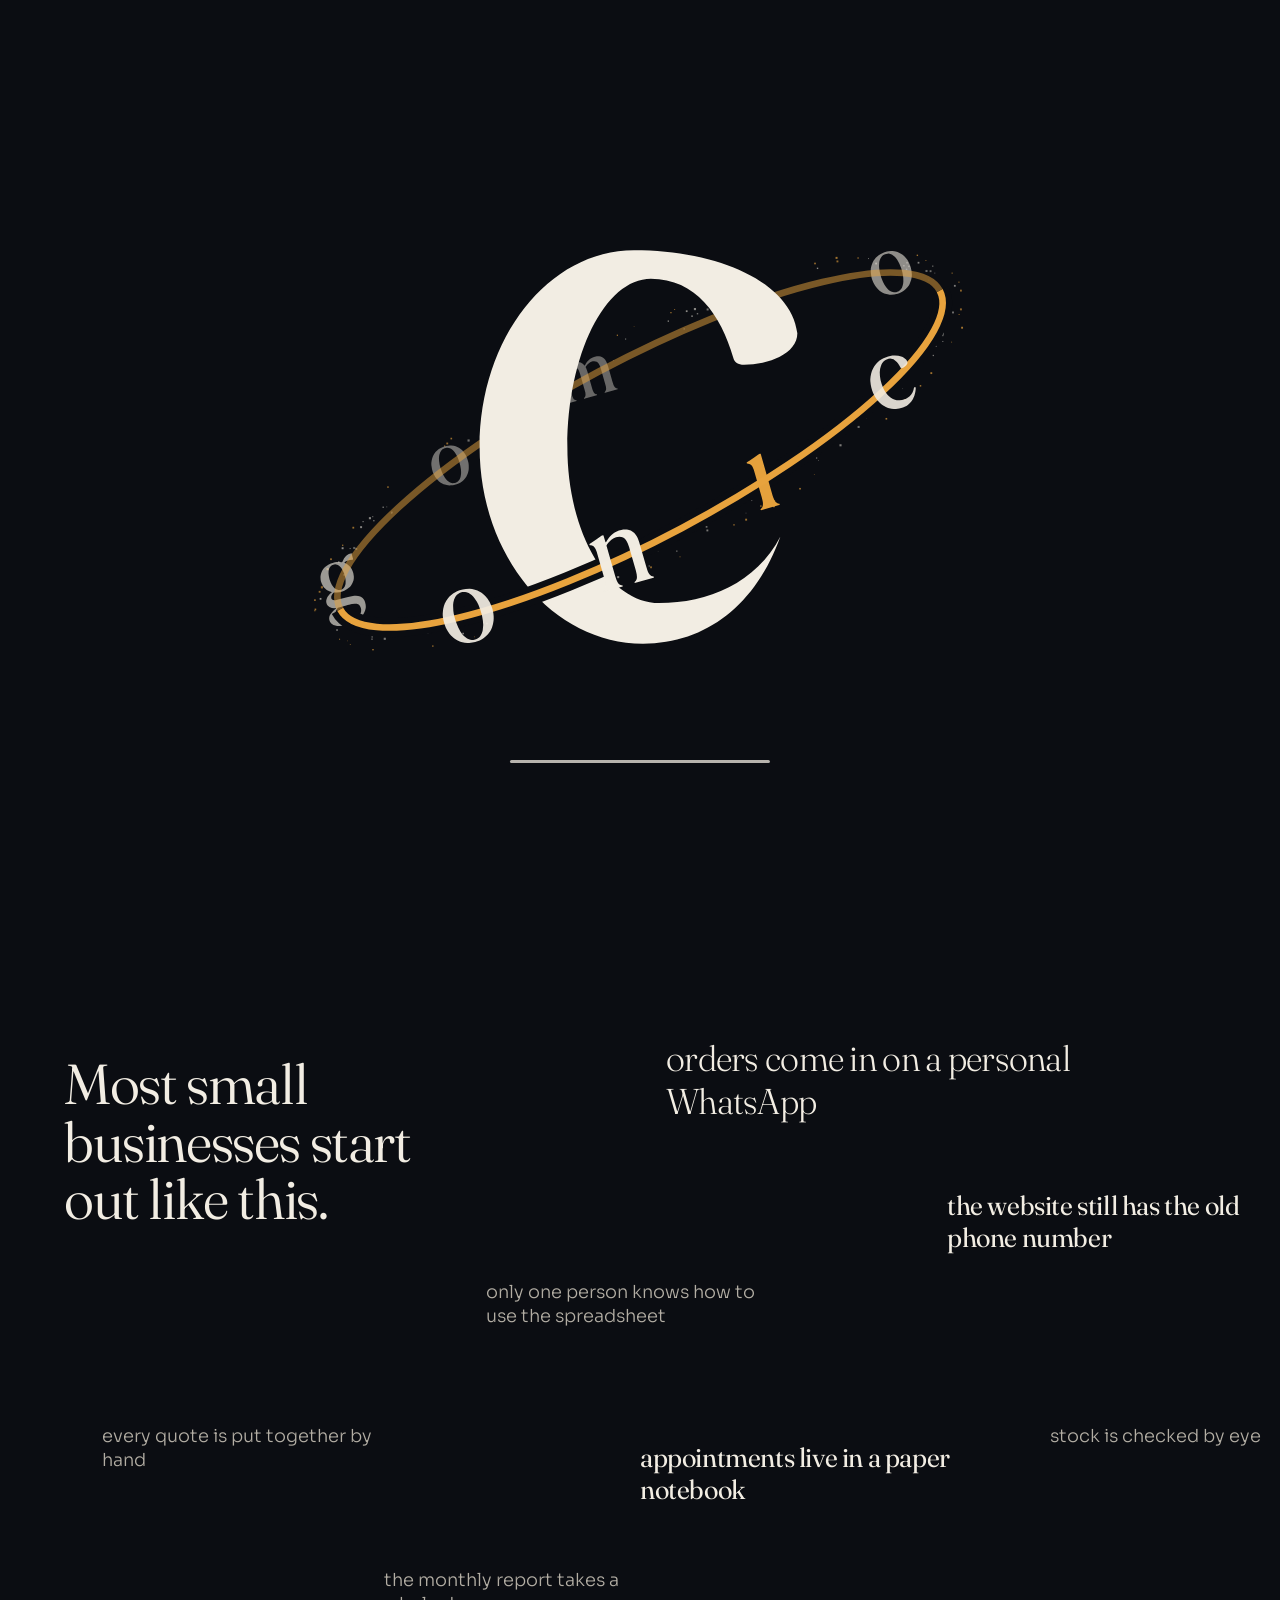
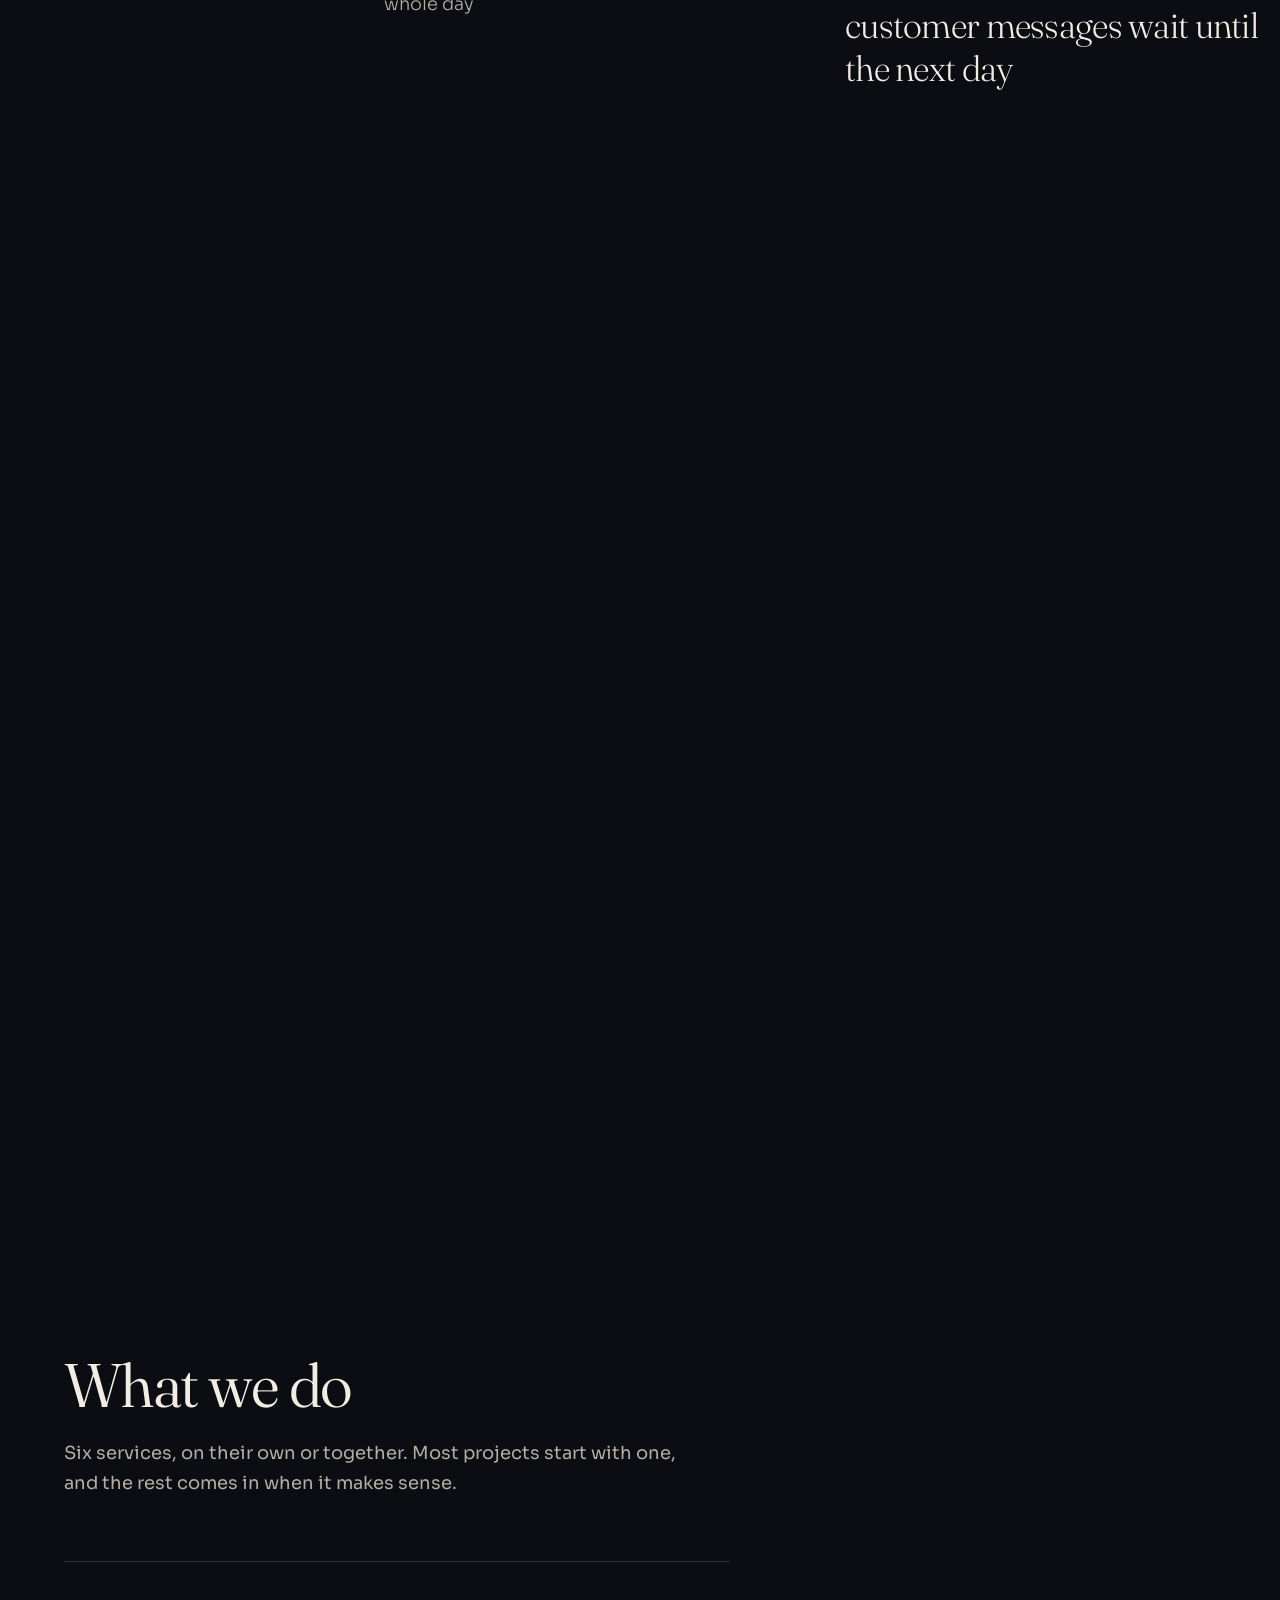
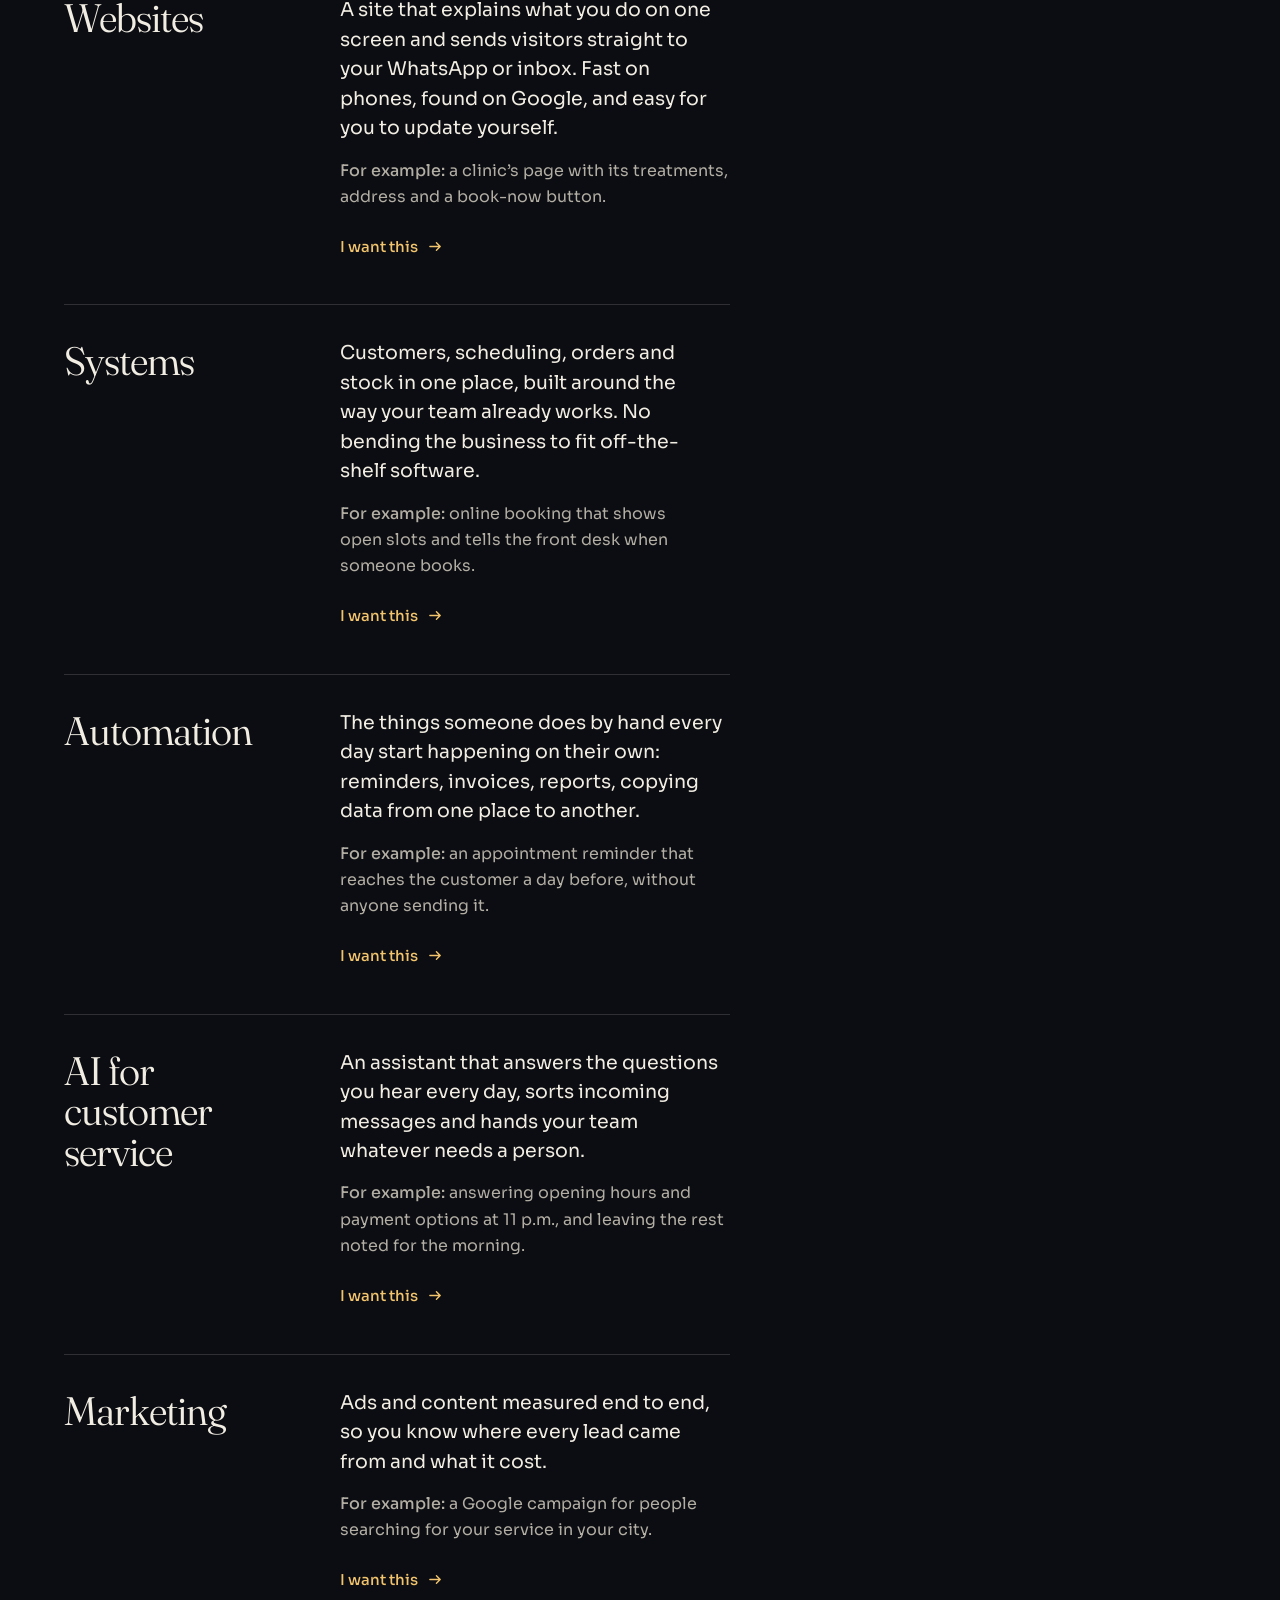
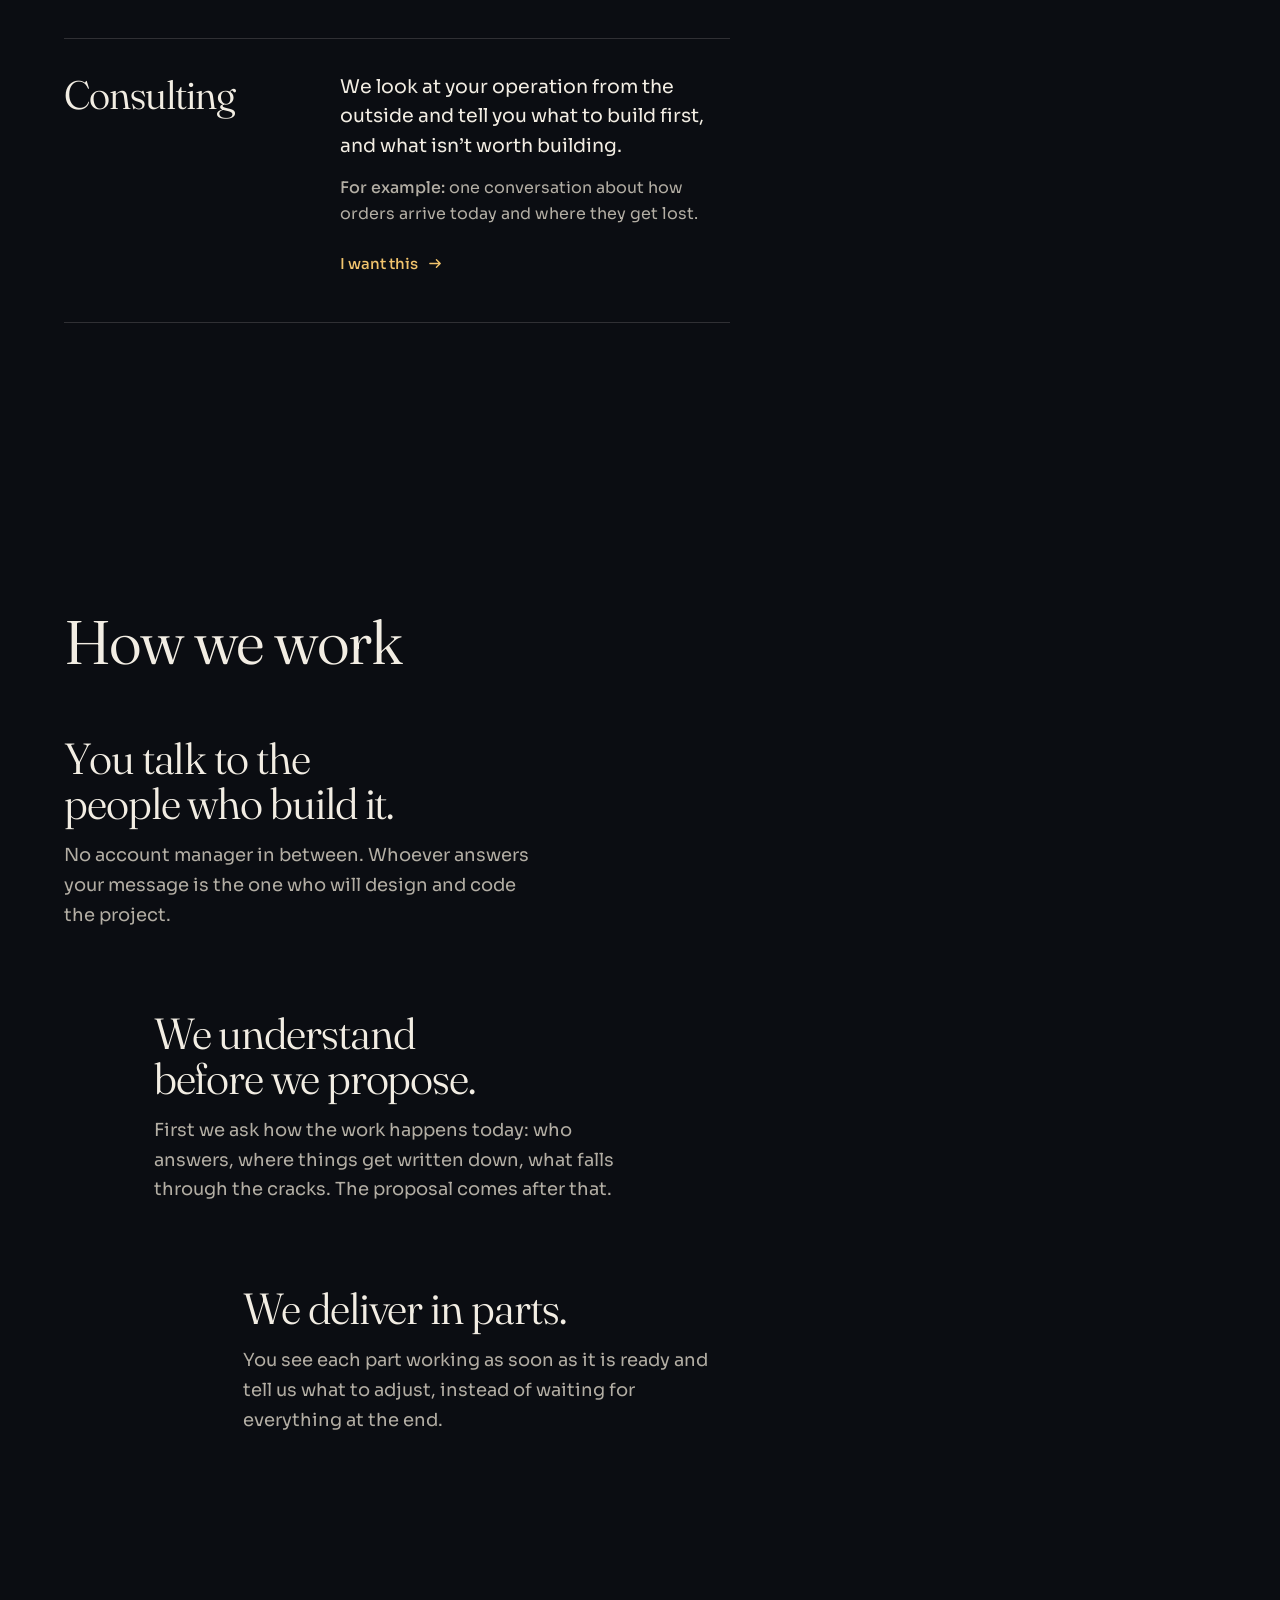
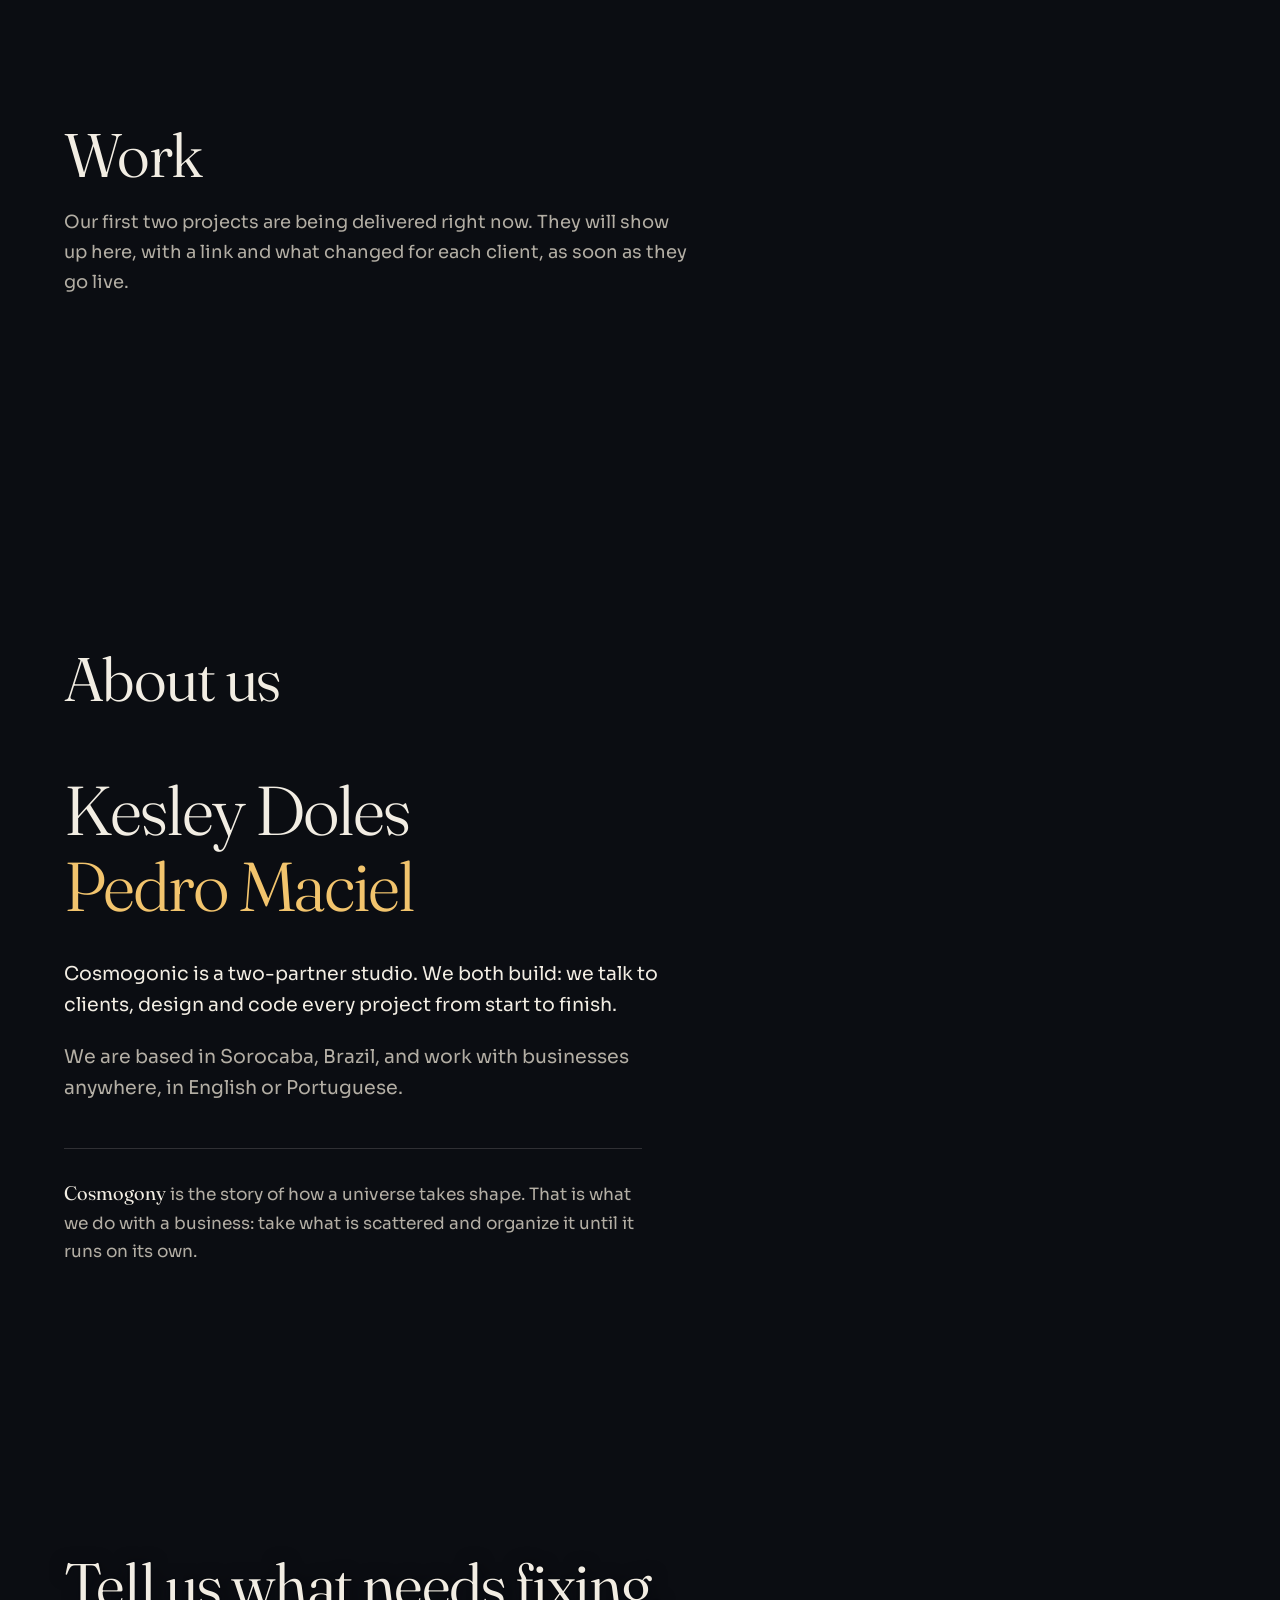
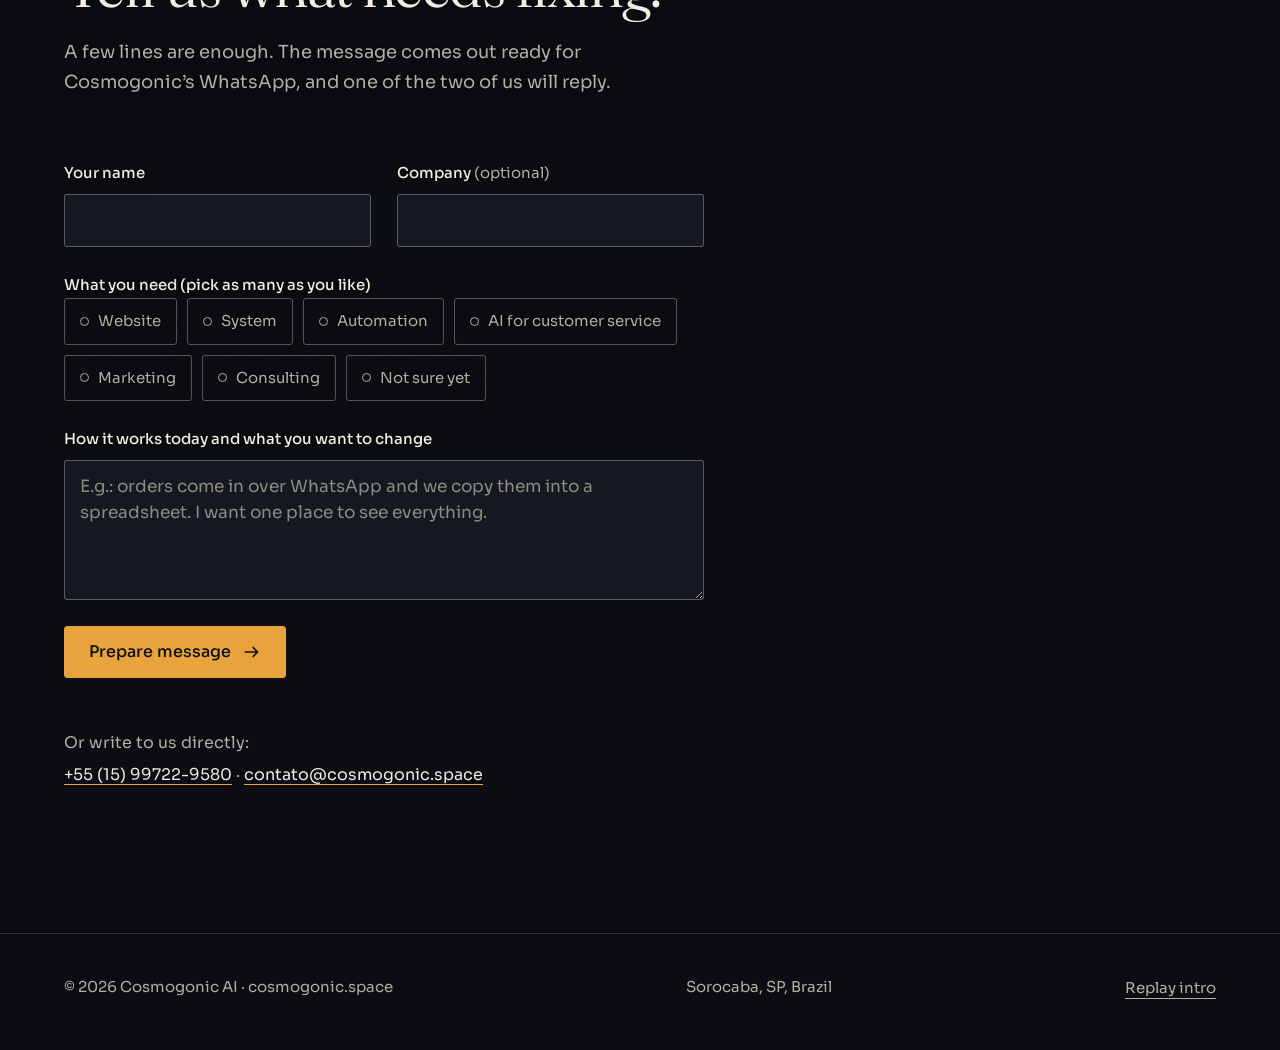
<file: site/index.html>
<!DOCTYPE html>
<html lang="pt-BR" class="estatico">
<head>
<meta charset="utf-8">
<meta name="viewport" content="width=device-width, initial-scale=1">
<title>Cosmogonic AI · sites, sistemas e automação para empresas</title>
<meta name="description" content="Estúdio de Sorocaba (SP) que faz site, sistema, automação com IA, marketing e consultoria para pequenas e médias empresas. Atendemos em português e inglês.">
<meta name="theme-color" content="#0B0D12">

<!-- Endereço oficial e versões por idioma (o inglês é a mesma página com ?lang=en) -->
<link rel="canonical" href="https://cosmogonic.space/" id="canonical">
<link rel="alternate" hreflang="pt-BR" href="https://cosmogonic.space/">
<link rel="alternate" hreflang="en" href="https://cosmogonic.space/?lang=en">
<link rel="alternate" hreflang="x-default" href="https://cosmogonic.space/">

<!-- Prévia ao compartilhar o link (WhatsApp, LinkedIn, etc.) -->
<meta property="og:type" content="website">
<meta property="og:site_name" content="Cosmogonic AI">
<meta property="og:url" content="https://cosmogonic.space/">
<meta property="og:title" content="Cosmogonic AI · sites, sistemas e automação para empresas">
<meta property="og:description" content="Site, sistema, automação com IA e marketing para tirar a sua empresa do WhatsApp pessoal e da planilha solta. Kesley Doles e Pedro Maciel, Sorocaba (SP).">
<meta property="og:image" content="https://cosmogonic.space/og-imagem.png">
<meta property="og:image:width" content="1200">
<meta property="og:image:height" content="630">
<meta property="og:image:alt" content="Wordmark da Cosmogonic ao lado de uma estrela âmbar com um disco de poeira em órbita.">
<meta property="og:locale" content="pt_BR">
<meta property="og:locale:alternate" content="en_US">
<meta name="twitter:card" content="summary_large_image">

<link rel="icon" href="favicon.svg" type="image/svg+xml">
<link rel="icon" href="favicon-32.png" sizes="32x32" type="image/png">
<link rel="apple-touch-icon" href="apple-touch-icon.png">
<script>try{if(new URLSearchParams(location.search).get('lang')==='en')document.getElementById('canonical').href='https://cosmogonic.space/?lang=en'}catch(e){}</script>
<link rel="preconnect" href="https://fonts.googleapis.com">
<link rel="preconnect" href="https://fonts.gstatic.com" crossorigin>
<link rel="stylesheet" href="https://fonts.googleapis.com/css2?family=Fraunces:opsz,wght@9..144,300..600&family=Sora:wght@300;400;500;600&display=swap">
<link rel="stylesheet" href="estilo.css">
<script>try{if(!matchMedia('(prefers-reduced-motion: reduce)').matches)document.documentElement.classList.remove('estatico')}catch(e){}</script>
</head>
<body>
<div id="intro" hidden><canvas aria-hidden="true"></canvas></div>
<a class="skip" href="#conteudo" data-i="skip">Pular para o conteúdo</a>
<div class="bar" id="bar" aria-hidden="true"></div>
<canvas id="sky" aria-hidden="true"></canvas>

<header class="topo">
  <a class="brand" href="#hero" aria-label="Cosmogonic AI, início"><span class="bw"><svg class="word" aria-hidden="true" focusable="false" xmlns="http://www.w3.org/2000/svg" viewBox="14 36 1128 220" fill="currentColor" fill-rule="evenodd"><g class="l c0" style="--dx:-0.5px"><path d="M77.0 88.6 L70.3 88.6 L64.5 89.2 L59.3 90.2 L55.7 91.2 L48.9 94.1 L47.0 95.1 L39.3 100.8 L33.4 106.8 L30.1 111.4 L27.0 116.5 L24.2 122.6 L22.2 129.1 L21.0 134.0 L20.3 138.7 L20.0 142.6 L20.1 151.8 L21.3 159.4 L23.2 166.2 L25.0 171.5 L28.0 177.9 L31.1 183.3 L33.4 186.3 L36.9 190.2 L40.9 193.9 L44.3 196.4 L49.6 199.5 L54.5 201.5 L58.4 202.6 L63.6 203.6 L71.8 204.0 L76.3 203.6 L81.6 202.7 L85.2 201.7 L88.1 200.7 L91.9 198.6 L99.1 193.3 L103.5 188.5 L106.3 184.3 L108.9 179.8 L111.5 174.2 L112.9 170.1 L112.8 169.2 L112.1 168.7 L110.5 168.6 L109.6 168.9 L106.7 174.0 L103.6 178.1 L101.8 180.0 L99.0 182.2 L96.1 183.9 L92.5 185.7 L88.9 186.8 L82.7 187.8 L78.7 187.8 L71.2 186.6 L65.9 184.7 L62.2 182.6 L58.3 179.3 L55.0 175.6 L52.1 171.2 L49.0 165.5 L47.0 160.0 L45.8 155.1 L45.0 150.4 L44.5 144.7 L44.3 135.1 L45.0 127.4 L46.8 118.5 L49.1 111.7 L53.0 104.7 L55.8 101.2 L57.9 99.2 L60.7 97.0 L63.1 95.6 L64.8 94.9 L67.8 94.0 L72.0 93.6 L75.6 93.8 L79.7 95.1 L82.3 96.8 L84.5 98.7 L86.4 100.9 L88.4 104.1 L90.7 108.8 L92.7 115.3 L93.8 120.2 L94.4 120.9 L94.9 121.2 L96.5 121.3 L100.3 120.6 L103.5 119.5 L105.7 118.4 L109.3 115.9 L110.7 113.8 L111.1 112.0 L111.1 110.0 L110.6 107.9 L109.5 105.4 L107.2 101.9 L104.7 99.0 L100.2 95.3 L98.3 94.1 L94.4 92.3 L88.0 90.2 L83.1 89.2Z "/></g><g class="l" style="--dx:-112.2px"><path d="M175.8 88.5 L169.7 89.0 L163.8 90.1 L157.9 92.0 L153.4 94.0 L149.6 96.0 L145.0 99.3 L141.5 102.3 L138.1 105.9 L135.4 109.4 L132.2 114.1 L129.2 119.5 L128.0 122.7 L126.2 129.6 L125.2 134.8 L124.3 142.5 L124.3 149.5 L125.2 157.4 L126.1 162.0 L127.5 167.2 L129.2 172.1 L132.2 178.2 L135.1 183.0 L138.0 186.8 L140.5 189.5 L145.1 193.4 L149.8 196.6 L153.1 198.4 L157.8 200.6 L161.4 201.8 L169.6 203.6 L175.7 204.1 L179.7 204.1 L185.2 203.7 L192.1 202.5 L195.7 201.6 L198.8 200.4 L203.3 198.3 L209.7 194.5 L214.5 190.6 L217.0 188.0 L223.6 179.1 L226.6 173.6 L228.6 168.5 L229.6 165.2 L230.7 159.7 L231.6 153.4 L232.0 146.8 L231.6 138.7 L230.7 132.3 L229.7 127.1 L228.5 123.6 L226.5 118.7 L223.7 113.3 L220.4 108.3 L217.0 104.0 L213.9 101.0 L209.4 97.4 L205.2 94.8 L201.8 93.2 L197.3 91.3 L193.1 90.1 L187.6 89.0 L182.8 88.5Z  M175.9 93.6 L182.4 94.0 L186.0 95.0 L187.9 96.0 L191.3 98.2 L193.7 100.4 L197.6 105.4 L198.9 107.5 L200.9 111.7 L202.7 116.3 L203.9 120.5 L205.7 128.4 L207.0 140.6 L207.1 147.2 L206.9 153.8 L205.9 163.3 L204.9 168.9 L202.7 177.0 L200.7 182.2 L198.8 185.7 L196.9 188.6 L194.6 191.7 L191.4 194.6 L188.3 196.6 L185.7 197.7 L182.4 198.6 L179.6 199.0 L176.6 199.0 L174.1 198.6 L170.7 197.7 L167.9 196.4 L165.6 194.9 L162.9 192.5 L161.0 190.6 L158.9 187.9 L155.9 182.4 L154.0 177.9 L152.0 171.7 L150.9 166.5 L150.0 161.5 L149.0 149.9 L149.0 142.9 L149.5 134.5 L150.0 129.3 L150.9 124.0 L151.8 119.8 L154.9 111.0 L156.3 107.9 L158.3 104.8 L160.9 101.5 L165.7 97.1 L169.7 94.9 L172.7 94.0Z "/></g><g class="l" style="--dx:-218.2px"><path d="M307.9 91.3 L298.8 89.3 L294.0 88.8 L287.5 88.5 L279.6 88.8 L273.1 90.0 L269.2 91.2 L266.4 92.3 L261.2 95.1 L256.0 99.5 L254.6 101.3 L253.1 103.7 L251.3 107.2 L250.1 110.4 L249.2 115.0 L249.0 118.9 L249.2 122.5 L250.2 127.4 L252.0 132.0 L254.0 135.5 L257.3 139.8 L261.7 143.8 L265.8 146.7 L273.2 151.4 L290.2 160.9 L293.1 162.8 L295.9 165.0 L298.7 168.2 L300.8 172.0 L302.1 176.1 L302.3 178.0 L302.3 182.0 L301.6 186.4 L300.9 188.5 L299.5 191.2 L297.0 194.2 L293.7 196.6 L289.7 198.3 L287.6 198.7 L284.4 199.1 L278.9 198.7 L275.0 197.8 L272.0 196.8 L268.3 194.6 L265.5 192.5 L261.3 188.3 L257.1 182.7 L255.1 179.6 L252.0 173.5 L249.6 167.5 L248.8 167.0 L247.6 167.0 L246.9 167.5 L246.8 169.2 L247.5 175.9 L247.6 182.8 L248.5 195.8 L248.8 196.7 L249.7 197.4 L254.3 199.4 L262.0 201.7 L272.9 203.6 L278.4 203.9 L284.0 204.0 L291.1 203.4 L296.1 202.6 L299.1 201.6 L303.9 199.5 L307.4 197.5 L310.4 195.2 L313.6 191.9 L315.7 189.4 L317.6 186.3 L319.4 182.3 L320.6 178.5 L321.4 173.2 L321.4 168.5 L320.6 163.2 L319.6 159.9 L318.4 157.1 L316.3 153.3 L313.1 149.3 L311.2 147.4 L306.0 143.2 L302.6 141.0 L289.5 133.9 L280.4 128.5 L274.0 123.9 L272.3 122.4 L270.0 119.3 L268.0 114.8 L267.5 112.1 L267.5 107.2 L268.1 104.1 L268.9 102.2 L269.9 100.6 L272.5 97.7 L274.8 96.0 L276.4 95.2 L279.6 94.0 L284.4 93.5 L289.9 93.8 L293.5 94.9 L296.3 96.1 L298.9 97.8 L302.6 101.0 L306.2 105.1 L308.6 108.8 L311.6 114.9 L312.9 119.4 L313.8 120.0 L315.3 119.8 L315.7 119.3 L315.8 118.4 L315.4 95.2 L315.0 94.4 L312.0 92.8Z "/></g><g class="l" style="--dx:-353.4px"><path d="M334.1 98.9 L333.9 100.1 L334.4 101.2 L338.9 103.8 L340.6 105.4 L341.6 107.0 L342.9 110.1 L343.8 116.1 L344.0 150.0 L343.8 152.0 L343.8 184.3 L342.8 189.9 L341.4 193.6 L340.5 195.3 L339.2 196.7 L337.4 198.1 L335.0 199.4 L334.6 200.5 L334.8 201.1 L335.2 201.5 L336.1 201.8 L375.4 201.5 L375.8 201.1 L375.9 200.2 L375.6 199.3 L372.0 197.5 L369.9 195.4 L369.0 194.1 L368.0 191.2 L367.0 184.9 L366.8 111.3 L367.5 109.9 L369.7 108.0 L373.6 105.2 L376.3 103.8 L380.5 102.0 L383.5 101.0 L389.2 100.3 L393.0 100.7 L395.8 101.3 L399.4 103.0 L401.9 104.9 L403.9 107.1 L405.7 110.4 L406.8 113.2 L407.6 117.6 L408.1 125.0 L408.1 154.5 L408.0 156.1 L408.1 174.3 L407.8 185.5 L406.7 191.0 L405.4 194.2 L404.6 195.5 L402.5 197.6 L399.4 199.6 L399.0 200.8 L399.5 201.5 L400.7 201.8 L402.3 201.6 L438.6 201.6 L439.5 201.5 L439.9 201.1 L439.9 200.1 L439.6 199.3 L437.3 198.3 L435.8 197.1 L434.3 195.4 L433.3 193.8 L432.0 190.0 L431.3 185.7 L431.1 181.4 L431.1 134.7 L431.3 132.8 L431.1 122.2 L430.4 114.2 L429.9 111.4 L430.4 110.3 L432.5 108.3 L437.2 105.1 L439.2 104.1 L446.9 101.1 L452.6 100.5 L455.3 100.5 L459.3 101.2 L463.3 103.0 L466.4 105.1 L468.0 107.1 L469.7 110.0 L470.8 112.9 L471.8 117.2 L472.5 124.9 L472.5 176.9 L472.3 184.2 L471.7 188.6 L470.7 192.5 L469.7 194.4 L468.5 195.9 L466.1 198.2 L464.0 199.5 L463.7 200.3 L463.9 201.2 L464.9 201.8 L504.1 201.6 L504.6 201.2 L504.8 200.3 L504.4 199.5 L500.9 197.6 L499.2 196.0 L498.2 194.5 L496.8 191.3 L495.8 186.8 L495.5 182.6 L495.3 175.3 L495.4 126.1 L494.4 113.5 L492.6 106.6 L490.3 101.5 L487.3 97.4 L484.9 95.1 L482.1 93.1 L477.6 91.0 L471.4 89.2 L468.2 88.8 L462.5 88.8 L456.5 89.4 L450.2 91.2 L447.9 92.1 L441.5 95.2 L438.4 97.3 L433.6 101.1 L429.6 105.4 L428.8 105.9 L428.2 105.8 L427.8 105.4 L426.5 102.6 L424.3 99.2 L422.2 96.7 L419.2 94.1 L414.9 91.6 L411.2 90.2 L407.3 89.2 L403.8 88.8 L398.8 88.8 L393.3 89.3 L389.7 90.2 L384.2 92.2 L377.6 95.7 L371.1 100.8 L367.5 104.2 L366.8 103.8 L366.6 102.9 L366.8 90.0 L366.6 89.4 L365.8 89.0 L362.3 89.3 L353.3 92.5 L335.0 98.1Z "/></g><g class="l" style="--dx:-504.2px"><path d="M561.8 89.0 L556.6 90.0 L551.8 91.3 L547.0 93.3 L540.1 97.0 L535.3 100.6 L530.6 105.3 L529.1 107.0 L526.0 111.4 L523.3 116.0 L520.1 123.0 L519.2 125.6 L518.0 130.4 L516.5 142.5 L516.5 151.1 L517.2 157.2 L519.3 166.6 L521.2 171.8 L524.2 178.2 L526.5 182.0 L529.3 185.8 L532.4 189.2 L537.0 193.4 L540.1 195.6 L545.2 198.5 L552.3 201.5 L556.5 202.6 L562.4 203.7 L568.2 204.1 L575.8 203.9 L579.3 203.6 L584.8 202.5 L590.7 200.6 L594.9 198.7 L599.0 196.4 L602.3 194.0 L606.6 190.5 L610.7 186.2 L613.6 182.4 L615.6 179.3 L618.6 173.5 L620.5 168.3 L622.5 160.8 L623.4 155.8 L623.8 152.0 L623.9 145.0 L623.4 136.3 L622.6 131.0 L621.4 126.4 L619.6 120.8 L617.6 116.3 L614.5 110.6 L612.3 107.5 L610.0 104.8 L606.6 101.4 L601.1 97.0 L596.3 94.1 L589.1 91.3 L585.3 90.1 L580.7 89.2 L574.9 88.6 L568.6 88.5Z  M568.6 93.6 L571.9 93.6 L575.0 94.0 L578.3 95.0 L580.8 96.2 L583.4 98.0 L586.1 100.4 L589.8 105.2 L591.8 108.7 L593.7 112.9 L594.8 116.1 L596.7 123.3 L597.9 130.2 L598.8 142.5 L598.6 154.4 L597.4 165.6 L595.7 173.6 L593.9 179.2 L590.9 185.6 L588.8 189.1 L586.6 191.8 L584.0 194.4 L580.6 196.6 L578.0 197.7 L575.1 198.6 L572.2 199.0 L568.9 198.9 L566.7 198.7 L563.6 198.0 L560.2 196.6 L556.3 193.8 L553.8 191.2 L551.1 187.7 L548.2 182.5 L545.9 176.5 L544.1 170.2 L543.0 165.0 L542.0 158.1 L541.3 147.0 L541.6 135.5 L542.9 125.0 L545.0 116.2 L547.0 111.1 L548.7 107.8 L553.3 101.0 L557.7 97.2 L561.8 95.0 L565.4 94.0Z "/></g><g class="l" style="--dx:-620.2px"><path d="M736.7 78.0 L732.5 78.0 L729.6 78.4 L726.3 79.3 L721.2 81.3 L718.0 83.3 L715.0 85.6 L711.8 88.8 L708.6 92.5 L707.3 93.4 L706.4 93.3 L701.3 91.2 L697.7 90.1 L693.7 89.3 L689.6 88.8 L681.0 88.6 L678.8 88.8 L672.8 89.7 L668.3 91.0 L665.1 92.2 L661.0 94.1 L655.9 97.3 L651.6 101.2 L648.2 105.5 L645.8 109.5 L644.2 112.8 L643.3 115.5 L642.0 121.6 L641.6 124.8 L641.8 131.3 L643.3 138.7 L645.2 144.0 L647.2 147.5 L649.2 150.3 L651.8 153.3 L656.7 157.5 L660.1 159.6 L660.6 160.3 L660.4 160.8 L659.9 161.1 L656.0 162.8 L651.7 165.3 L646.4 169.4 L644.3 171.9 L642.0 175.3 L641.0 177.2 L640.0 180.4 L639.8 185.3 L640.2 187.8 L641.0 190.2 L642.0 192.1 L644.4 195.4 L646.9 197.6 L649.8 199.4 L655.2 201.6 L658.9 202.3 L659.4 202.9 L659.2 203.5 L658.5 204.1 L653.7 206.2 L648.0 209.3 L643.8 212.2 L640.6 214.8 L638.2 217.8 L637.2 219.4 L636.1 222.0 L635.3 224.7 L635.0 227.8 L635.2 231.4 L636.0 234.4 L637.3 237.2 L639.3 240.1 L641.4 242.2 L643.6 244.0 L647.6 246.4 L650.1 247.6 L656.6 249.6 L664.0 251.1 L670.1 251.8 L679.7 252.0 L686.5 251.6 L692.8 250.7 L698.0 249.6 L701.9 248.6 L707.8 246.5 L715.2 242.6 L718.8 240.3 L722.9 237.2 L726.4 233.6 L729.6 229.6 L732.4 224.8 L733.5 222.6 L734.4 219.9 L735.4 215.3 L735.8 208.5 L735.4 204.0 L734.4 200.1 L732.6 196.5 L729.9 192.9 L727.7 191.0 L725.6 189.7 L722.9 188.2 L717.7 186.2 L713.5 185.2 L706.9 184.2 L697.5 183.5 L671.0 183.1 L664.2 182.6 L661.2 181.8 L658.4 180.5 L657.1 179.6 L655.8 177.8 L655.3 176.0 L655.3 174.3 L656.1 171.0 L657.8 168.4 L661.0 165.1 L664.7 162.8 L666.2 162.7 L672.5 164.6 L679.9 165.9 L687.2 166.1 L692.6 165.5 L697.2 164.6 L700.8 163.6 L705.7 161.7 L707.9 160.7 L711.9 158.2 L715.6 155.1 L718.1 152.5 L722.5 146.6 L724.5 142.5 L725.5 139.6 L726.4 136.3 L727.3 128.6 L727.1 124.0 L726.6 119.9 L725.7 115.9 L724.4 111.8 L722.5 107.9 L719.2 103.3 L716.0 99.6 L713.2 97.4 L712.9 96.9 L712.9 96.3 L713.6 95.6 L715.2 94.8 L719.2 94.0 L727.8 93.8 L734.7 94.8 L736.3 94.5 L736.6 93.7 L736.8 83.8 L737.3 79.0 L737.1 78.4Z  M654.0 218.7 L655.2 214.5 L656.9 210.9 L660.1 207.2 L663.2 204.2 L664.5 203.3 L667.4 203.1 L699.1 203.8 L702.1 204.0 L709.3 205.2 L713.9 206.8 L717.1 208.8 L718.8 210.7 L719.9 212.9 L720.9 216.2 L721.1 220.8 L720.9 223.7 L719.8 227.3 L718.8 229.8 L716.5 233.2 L714.3 235.6 L712.8 236.9 L708.4 239.9 L706.8 240.8 L701.9 242.7 L697.3 243.9 L689.4 244.9 L682.1 245.0 L677.6 244.5 L673.3 243.7 L669.7 242.7 L667.1 241.7 L664.1 240.1 L659.6 236.6 L656.8 233.4 L654.9 229.5 L654.1 226.8 L653.8 223.9Z  M683.6 93.6 L688.4 94.0 L691.3 95.0 L695.0 97.5 L697.9 100.9 L699.8 104.1 L700.9 106.7 L702.8 112.3 L703.7 117.8 L704.5 124.9 L704.5 128.2 L703.9 135.7 L702.9 141.9 L700.9 148.4 L699.4 151.5 L696.6 155.6 L693.1 158.5 L690.4 159.9 L687.4 160.7 L685.1 161.0 L682.2 160.7 L678.3 159.6 L673.3 156.4 L670.9 153.5 L669.0 150.3 L668.0 148.0 L666.0 141.8 L664.8 135.6 L664.1 126.9 L664.7 118.5 L665.9 111.7 L667.7 106.1 L669.0 103.3 L670.3 101.1 L672.5 98.4 L675.5 96.0 L677.4 95.0 L679.8 94.2Z"/></g><g class="l" style="--dx:-734.5px"><path d="M791.8 89.0 L782.4 91.2 L777.0 93.4 L773.1 95.3 L769.2 97.9 L764.6 101.4 L759.3 107.1 L756.1 111.5 L753.1 116.6 L751.3 120.8 L749.1 126.6 L748.0 130.8 L747.0 137.0 L746.6 141.9 L746.6 150.2 L747.2 156.7 L748.2 162.3 L749.2 165.9 L751.2 171.7 L753.3 176.2 L757.0 182.6 L759.0 185.5 L763.1 190.0 L767.8 193.9 L770.4 195.7 L777.2 199.4 L782.7 201.6 L786.3 202.6 L793.1 203.7 L799.3 204.1 L809.4 203.6 L814.9 202.4 L818.5 201.4 L823.1 199.5 L828.8 196.5 L831.7 194.6 L836.5 190.9 L839.1 188.3 L842.5 184.0 L846.6 177.4 L849.6 171.3 L851.4 166.1 L852.6 161.5 L853.6 156.0 L854.3 146.9 L853.9 139.4 L853.5 135.9 L852.6 130.3 L851.6 126.4 L850.3 122.5 L847.5 116.0 L845.6 112.5 L841.9 107.3 L839.9 104.9 L835.8 100.9 L834.1 99.5 L827.8 95.2 L824.0 93.2 L819.2 91.2 L811.3 89.2 L804.6 88.5 L797.6 88.5Z  M798.6 93.6 L801.9 93.6 L804.7 94.0 L808.0 95.0 L810.8 96.3 L814.9 99.4 L816.7 101.3 L819.7 105.0 L821.9 109.1 L823.7 113.4 L826.5 122.2 L827.9 129.3 L828.9 139.9 L828.9 153.2 L827.7 164.7 L825.8 173.9 L821.9 184.0 L820.6 186.4 L818.4 189.6 L816.4 192.0 L813.0 195.1 L810.6 196.6 L808.1 197.7 L805.1 198.6 L802.6 198.9 L798.9 198.9 L796.4 198.6 L793.4 197.8 L790.6 196.5 L787.9 194.9 L784.7 192.2 L781.0 187.4 L778.4 182.8 L777.0 179.7 L774.9 173.6 L772.8 163.8 L772.0 156.4 L771.5 148.7 L771.5 139.3 L771.8 133.1 L772.7 126.8 L775.0 117.1 L776.0 113.8 L777.8 109.6 L780.9 104.2 L782.5 102.2 L785.2 99.3 L787.8 97.4 L789.6 96.2 L792.4 94.9 L796.0 93.8Z "/></g><g class="l" style="--dx:-855.8px"><path d="M957.0 95.4 L952.1 92.2 L949.8 91.1 L946.6 90.0 L942.6 89.2 L938.5 88.8 L933.5 88.8 L929.9 89.2 L925.0 90.1 L921.4 91.2 L916.9 93.1 L913.0 95.1 L909.6 97.3 L904.4 101.5 L901.8 104.1 L901.0 104.5 L900.5 104.4 L900.3 103.8 L900.1 89.9 L899.5 89.2 L897.2 89.1 L896.0 89.3 L883.5 93.7 L871.3 97.3 L868.4 98.4 L867.4 99.1 L867.1 100.2 L867.5 101.0 L870.0 102.1 L872.7 103.9 L874.3 105.5 L875.6 107.6 L876.9 111.8 L877.5 117.9 L877.5 175.9 L877.3 183.2 L876.9 187.3 L876.6 188.9 L874.7 194.1 L873.5 195.9 L872.3 197.1 L868.3 199.4 L867.9 200.5 L868.3 201.6 L869.5 201.8 L909.1 201.5 L909.6 201.2 L909.8 200.3 L909.5 199.4 L907.5 198.6 L906.0 197.6 L904.0 195.8 L903.0 194.3 L902.0 192.0 L901.0 188.1 L900.6 184.9 L900.3 177.1 L900.3 111.8 L900.9 110.7 L902.5 109.1 L905.6 106.9 L910.7 104.0 L913.3 102.8 L918.8 101.0 L923.9 100.5 L927.3 100.5 L930.7 101.1 L934.9 103.0 L937.7 105.0 L939.1 106.5 L940.6 108.5 L941.7 110.7 L942.7 113.6 L943.8 119.2 L944.3 127.0 L944.3 177.0 L943.9 185.2 L942.8 191.1 L941.7 194.0 L940.5 195.8 L938.6 197.6 L935.4 199.4 L935.0 200.2 L935.1 201.1 L935.5 201.5 L936.7 201.7 L975.3 201.8 L976.1 201.5 L976.4 200.3 L976.0 199.2 L973.7 198.2 L972.0 196.9 L970.0 194.4 L968.8 191.9 L968.0 188.9 L967.5 185.4 L967.1 175.6 L967.1 122.2 L966.6 115.8 L965.9 111.4 L964.4 106.4 L962.6 102.4 L960.6 99.3Z "/></g><g class="l" style="--dx:-943.4px"><path d="M1020.4 88.9 L1019.5 88.8 L1016.3 89.3 L1007.1 92.7 L995.0 96.6 L992.9 97.1 L989.3 98.2 L988.6 98.7 L988.3 99.3 L988.3 100.2 L988.8 101.1 L991.0 102.2 L994.1 104.3 L995.8 106.2 L996.9 108.4 L997.7 111.1 L998.5 117.1 L998.5 176.5 L998.3 184.1 L997.7 188.6 L996.3 192.9 L994.9 195.4 L994.0 196.4 L991.8 198.2 L989.4 199.6 L989.1 200.8 L989.3 201.3 L989.8 201.6 L1028.8 201.6 L1029.8 201.5 L1030.4 200.8 L1030.4 199.9 L1030.1 199.3 L1027.1 197.9 L1025.2 196.0 L1023.9 194.2 L1023.1 192.5 L1022.1 189.6 L1021.3 183.6 L1021.1 179.0 L1021.2 90.0 L1021.1 89.4Z "/><circle cx="1009.4" cy="58" r="17" fill="#E8A33D"/></g><g class="l" style="--dx:-1023.6px"><path d="M1106.3 89.2 L1097.0 88.5 L1086.3 89.3 L1081.7 90.3 L1075.9 92.2 L1069.7 95.2 L1065.6 98.0 L1061.8 101.1 L1057.2 105.7 L1054.1 109.7 L1051.5 113.7 L1048.3 120.0 L1046.2 125.1 L1045.1 129.4 L1043.8 137.2 L1043.3 143.3 L1043.3 150.0 L1043.8 155.7 L1044.9 161.6 L1046.2 167.1 L1048.2 172.6 L1051.0 178.8 L1053.8 183.3 L1057.3 187.8 L1062.1 192.4 L1066.1 195.7 L1072.7 199.7 L1077.6 201.6 L1081.8 202.7 L1089.0 203.8 L1097.4 203.8 L1105.5 202.5 L1108.2 201.7 L1111.1 200.6 L1114.6 198.8 L1119.0 195.7 L1123.4 191.9 L1128.5 185.7 L1132.4 179.0 L1134.5 174.2 L1135.9 170.1 L1135.8 169.2 L1135.3 168.9 L1133.2 168.4 L1132.4 168.6 L1129.8 173.5 L1126.3 178.1 L1122.4 181.6 L1117.4 184.8 L1111.9 186.7 L1107.9 187.6 L1105.7 187.8 L1100.1 187.6 L1094.8 186.7 L1091.2 185.7 L1088.6 184.7 L1085.3 182.9 L1081.6 179.9 L1078.0 176.1 L1075.0 172.0 L1073.0 168.5 L1070.2 161.6 L1068.9 157.5 L1068.0 152.5 L1067.0 142.0 L1067.1 133.4 L1068.0 125.1 L1070.0 116.6 L1073.0 109.1 L1076.0 104.4 L1078.3 101.3 L1080.4 99.2 L1082.1 97.8 L1085.0 96.0 L1087.6 94.8 L1090.6 94.0 L1093.7 93.6 L1096.4 93.6 L1099.9 94.1 L1102.2 95.0 L1104.3 96.2 L1106.4 97.7 L1108.0 99.4 L1111.8 105.2 L1113.5 109.1 L1114.7 112.6 L1116.3 119.6 L1116.9 120.6 L1117.7 121.1 L1119.7 121.1 L1122.5 120.7 L1126.0 119.4 L1129.0 117.9 L1131.1 116.5 L1133.3 114.1 L1133.7 113.0 L1133.9 111.4 L1133.7 109.2 L1133.2 107.4 L1132.5 105.7 L1130.0 101.7 L1127.1 98.6 L1122.5 95.1 L1118.7 93.1 L1111.5 90.3Z "/></g></svg><svg class="logo" aria-hidden="true" focusable="false" xmlns="http://www.w3.org/2000/svg" viewBox="120 160 760 680"><defs><mask id="cg-cut" maskUnits="userSpaceOnUse" x="0" y="0" width="1000" height="1000"><rect width="1000" height="1000" fill="#fff"/><path d="M 558.6 619.1 L 553.9 621.9 L 549.2 624.8 L 544.5 627.7 L 539.8 630.5 L 535.1 633.3 L 530.4 636.1 L 525.7 638.9 L 521.0 641.7 L 516.3 644.5 L 511.6 647.2 L 507.0 650.0 L 502.3 652.7 L 497.6 655.4 L 492.9 658.1 L 488.2 660.7 L 483.6 663.4 L 478.9 666.0 L 474.3 668.6 L 469.6 671.2 L 465.0 673.7 L 460.4 676.3 L 455.8 678.8 L 451.2 681.3 L 446.6 683.8 L 442.0 686.2 L 437.5 688.6 L 433.0 691.0 L 428.4 693.4 L 423.9 695.8 L 419.4 698.1 L 415.0 700.4 L 410.5 702.7 L 406.1 705.0 L 401.7 707.2 L 397.3 709.4 L 392.9 711.6 L 388.6 713.7 L 384.2 715.8 L 380.0 717.9 L 375.7 720.0 L 371.4 722.0 L 367.2 724.0 L 363.0 726.0 L 358.8 728.0 L 354.7 729.9 L 350.6 731.8 L 346.5 733.6 L 342.5 735.5 L 338.4 737.3 L 334.4 739.0 L 330.5 740.7 L 326.6 742.4 L 322.7 744.1 L 318.8 745.8 L 315.0 747.4 L 311.2 748.9 L 307.4 750.5 L 303.7 752.0 L 300.0 753.4 L 296.4 754.9 L 292.8 756.3 L 289.2 757.6 L 285.7 759.0 L 282.2 760.3 L 278.8 761.5 L 275.4 762.7 L 272.0 763.9 L 268.7 765.1 L 265.4 766.2 L 262.2 767.3 L 259.0 768.3 L 255.8 769.3 L 252.7 770.3 L 249.7 771.2 L 246.7 772.1 L 243.7 773.0 L 240.8 773.8 L 237.9 774.6 L 235.1 775.3 L 232.3 776.1 L 229.6 776.7 L 226.9 777.4 L 224.3 778.0 L 221.7 778.5 L 219.2 779.0 L 216.8 779.5 L 214.3 780.0 L 212.0 780.4 L 209.6 780.7 L 207.4 781.1" fill="none" stroke="#000" stroke-width="38"/><circle cx="748.1" cy="488.4" r="56" fill="#000"/></mask><mask id="cg-moon" maskUnits="userSpaceOnUse" x="0" y="0" width="1000" height="1000"><rect width="1000" height="1000" fill="#fff"/><circle cx="748.1" cy="488.4" r="56" fill="#000"/></mask></defs><g transform="translate(-30 -40)"><path d="M 165.3 772.9 L 164.1 770.4 L 163.3 767.7 L 163.0 764.7 L 163.1 761.4 L 163.7 757.9 L 164.7 754.1 L 166.2 750.1 L 168.1 745.8 L 170.4 741.3 L 173.2 736.5 L 176.4 731.5 L 180.1 726.3 L 184.1 720.8 L 188.6 715.1 L 193.5 709.3 L 198.8 703.2 L 204.6 696.9 L 210.7 690.5 L 217.2 683.8 L 224.1 677.0 L 231.3 670.1 L 239.0 663.0 L 247.0 655.7 L 255.3 648.3 L 263.9 640.8 L 272.9 633.2 L 282.2 625.4 L 291.8 617.6 L 301.7 609.7 L 311.9 601.6 L 322.3 593.6 L 333.0 585.4 L 343.9 577.3 L 355.1 569.0 L 366.4 560.8 L 378.0 552.5 L 389.8 544.2 L 401.7 535.9 L 413.8 527.7 L 426.0 519.4 L 438.3 511.2 L 450.8 503.0 L 463.3 494.9 L 476.0 486.8 L 488.7 478.9 L 501.4 470.9 L 514.2 463.1 L 527.0 455.4 L 539.8 447.8 L 552.6 440.3 L 565.4 432.9 L 578.1 425.7 L 590.8 418.6 L 603.4 411.7 L 615.9 404.9 L 628.3 398.3 L 640.6 391.9 L 652.7 385.7 L 664.7 379.6 L 676.5 373.8 L 688.2 368.2 L 699.6 362.7 L 710.9 357.5 L 721.9 352.6 L 732.7 347.9 L 743.3 343.4 L 753.6 339.1 L 763.6 335.1 L 773.3 331.4 L 782.8 327.9 L 791.9 324.7 L 800.7 321.8 L 809.2 319.1 L 817.3 316.7 L 825.1 314.6 L 832.6 312.8 L 839.6 311.2 L 846.3 309.9 L 852.6 308.9 L 858.5 308.3 L 864.0 307.8 L 869.1 307.7 L 873.8 307.9 L 878.1 308.4 L 881.9 309.1 L 885.4 310.1 L 888.3 311.5 L 890.9 313.1 L 893.0 315.0 L 894.7 317.1" fill="none" stroke="#E8A33D" stroke-width="14" stroke-linecap="round" mask="url(#cg-moon)"/><path d="M 520 215 C 379 215 265 360 265 540 C 265 720 386 865 535 865 C 640 865 722 800 762 688 C 722 765 642 798 562 798 C 478 798 410 682 410 540 C 410 388 472 262 548 262 C 622 262 664 322 684 392 C 686 400 692 404 702 404 C 742 404 790 386 790 352 C 780 268 660 215 520 215 Z" fill="#F2EDE3" mask="url(#cg-cut)"/><path d="M 894.7 317.1 L 895.9 319.6 L 896.7 322.3 L 897.0 325.3 L 896.9 328.6 L 896.3 332.1 L 895.3 335.9 L 893.8 339.9 L 891.9 344.2 L 889.6 348.7 L 886.8 353.5 L 883.6 358.5 L 879.9 363.7 L 875.9 369.2 L 871.4 374.9 L 866.5 380.7 L 861.2 386.8 L 855.4 393.1 L 849.3 399.5 L 842.8 406.2 L 835.9 413.0 L 828.7 419.9 L 821.0 427.0 L 813.0 434.3 L 804.7 441.7 L 796.1 449.2 L 787.1 456.8 L 777.8 464.6 L 768.2 472.4 L 758.3 480.3 L 748.1 488.4 L 737.7 496.4 L 727.0 504.6 L 716.1 512.7 L 704.9 521.0 L 693.6 529.2 L 682.0 537.5 L 670.2 545.8 L 658.3 554.1 L 646.2 562.3 L 634.0 570.6 L 621.7 578.8 L 609.2 587.0 L 596.7 595.1 L 584.0 603.2 L 571.3 611.1 L 558.6 619.1 L 545.8 626.9 L 533.0 634.6 L 520.2 642.2 L 507.4 649.7 L 494.6 657.1 L 481.9 664.3 L 469.2 671.4 L 456.6 678.3 L 444.1 685.1 L 431.7 691.7 L 419.4 698.1 L 407.3 704.3 L 395.3 710.4 L 383.5 716.2 L 371.8 721.8 L 360.4 727.3 L 349.1 732.5 L 338.1 737.4 L 327.3 742.1 L 316.7 746.6 L 306.4 750.9 L 296.4 754.9 L 286.7 758.6 L 277.2 762.1 L 268.1 765.3 L 259.3 768.2 L 250.8 770.9 L 242.7 773.3 L 234.9 775.4 L 227.4 777.2 L 220.4 778.8 L 213.7 780.1 L 207.4 781.1 L 201.5 781.7 L 196.0 782.2 L 190.9 782.3 L 186.2 782.1 L 181.9 781.6 L 178.1 780.9 L 174.6 779.9 L 171.7 778.5 L 169.1 776.9 L 167.0 775.0 L 165.3 772.9" fill="none" stroke="#E8A33D" stroke-width="14" stroke-linecap="round" mask="url(#cg-moon)"/><circle cx="748.1" cy="488.4" r="44" fill="#E8A33D"/></g></svg></span></a>
  <nav class="menu" aria-label="Seções" data-i-aria="navAria">
    <a href="#servicos" data-i="nav1">Serviços</a>
    <a href="#jeito" data-i="nav2">Como trabalhamos</a>
    <a href="#trabalhos" data-i="nav3">Trabalhos</a>
    <a href="#nos" data-i="nav4">Quem somos</a>
    <a href="#contato" data-i="nav5">Contato</a>
  </nav>
  <a class="btn vazado falar" href="#contato" data-i="navCta">Contato</a>
  <div class="idioma" role="group" aria-label="Idioma / Language">
    <button type="button" data-l="pt" aria-pressed="true" lang="pt-BR">PT</button><span aria-hidden="true">/</span><button type="button" data-l="en" aria-pressed="false" lang="en">EN</button>
  </div>
</header>

<main id="conteudo">

  <section class="sec hero" id="hero" aria-labelledby="h-hero">
    <div class="col">
      <p class="chegada" id="chegada" role="status"></p>
      <h1 id="h-hero" data-i="h1">Para empresas que cresceram no improviso.</h1>
      <p class="lead" data-i-html="lead">Fazemos <strong>site, sistema, automação com IA e marketing</strong> para tirar o seu negócio do WhatsApp pessoal, da planilha solta e do site que ninguém atualiza.</p>
      <fieldset class="pedido">
        <legend data-i="pedidoLeg">Do que a sua empresa precisa?</legend>
        <div class="opcoes">
          <button type="button" data-s="site" data-i="sv1">um site</button>
          <button type="button" data-s="sistema" data-i="sv2">um sistema</button>
          <button type="button" data-s="automacao" data-i="sv3">automação</button>
          <button type="button" data-s="ia" data-i="sv4">IA no atendimento</button>
          <button type="button" data-s="marketing" data-i="sv5">marketing</button>
          <button type="button" data-s="consultoria" data-i="sv6">consultoria</button>
          <button type="button" data-s="nao-sei" data-i="sv7">ainda não sei</button>
        </div>
      </fieldset>
      <div class="depois">
        <a class="link-seta" href="#servicos"><span data-i="verServ">Ver o que cada serviço inclui</span><svg viewBox="0 0 16 16" aria-hidden="true"><path d="M8 2v11M4 9l4 4 4-4" fill="none" stroke="currentColor" stroke-width="1.5" stroke-linecap="round" stroke-linejoin="round"/></svg></a>
      </div>
      <p class="onde" data-i="onde">Kesley Doles e Pedro Maciel · Sorocaba, SP · Atendemos em português e inglês</p>
    </div>
  </section>

  <section class="sec colapso" id="antes" aria-labelledby="h-antes">
    <div class="pin">
      <h2 id="h-antes" data-i="h2antes">Quase toda empresa pequena começa assim.</h2>
      <ul class="frags">
        <li class="frag g" style="--x:52%;--y:13%;--mx:4%;--my:40%" data-i="f1">os pedidos chegam no WhatsApp pessoal</li>
        <li class="frag s" style="--x:38%;--y:40%;--mx:52%;--my:44%" data-i="f2">só uma pessoa sabe mexer na planilha</li>
        <li class="frag m" style="--x:74%;--y:30%;--mx:4%;--my:53%" data-i="f3">o site ainda tem o telefone antigo</li>
        <li class="frag s" style="--x:8%;--y:56%;--mx:52%;--my:58%" data-i="f4">cada orçamento é montado à mão</li>
        <li class="frag m" style="--x:50%;--y:58%;--mx:4%;--my:67%" data-i="f5">a agenda fica num caderno</li>
        <li class="frag g" style="--x:66%;--y:76%;--mx:52%;--my:72%" data-i="f6">a mensagem do cliente espera até o dia seguinte</li>
        <li class="frag s" style="--x:30%;--y:72%;--mx:4%;--my:81%" data-i="f7">o relatório do mês leva um dia inteiro</li>
        <li class="frag s" style="--x:82%;--y:56%;--mx:52%;--my:86%" data-i="f8">o estoque é conferido no olho</li>
      </ul>
      <p class="fecho" id="fecho"><span class="a" data-i="fecho1">Cada peça funciona sozinha, e alguém precisa lembrar de tudo.</span><span data-i="fecho2">O nosso trabalho é juntar essas peças num sistema que roda sem depender da memória de ninguém.</span></p>
    </div>
  </section>

  <section class="sec" id="servicos" aria-labelledby="h-serv">
    <div class="col">
      <div class="cab">
        <h2 id="h-serv" data-i="h2serv">O que fazemos</h2>
        <p data-i="servLead">Seis serviços, que podem vir sozinhos ou juntos. Em quase todo projeto começamos por um e o resto entra quando faz sentido.</p>
      </div>
      <ol class="servicos">
        <li>
          <h3 data-i="s1n">Sites</h3>
          <div class="txt">
            <p data-i="s1t">Um site que explica em uma tela o que você faz e leva a visita direto para o seu WhatsApp. Abre rápido no celular, aparece no Google e você consegue atualizar sem pedir para ninguém.</p>
            <p class="ex" data-i-html="s1e"><b>Por exemplo:</b> a página de uma clínica com os tratamentos, o endereço e o botão de agendar.</p>
            <button type="button" class="pedir" data-s="site"><span data-i="pedir">Quero isso</span><svg viewBox="0 0 16 16" aria-hidden="true"><path d="M2 8h11M9 4l4 4-4 4" fill="none" stroke="currentColor" stroke-width="1.5" stroke-linecap="round" stroke-linejoin="round"/></svg></button>
          </div>
        </li>
        <li>
          <h3 data-i="s2n">Sistemas</h3>
          <div class="txt">
            <p data-i="s2t">Cadastro de clientes, agenda, pedidos e estoque num lugar só, feitos para o jeito que a sua equipe já trabalha. Nada de adaptar a empresa a um programa pronto.</p>
            <p class="ex" data-i-html="s2e"><b>Por exemplo:</b> uma agenda online que mostra os horários livres e avisa a recepção quando alguém marca.</p>
            <button type="button" class="pedir" data-s="sistema"><span data-i="pedir">Quero isso</span><svg viewBox="0 0 16 16" aria-hidden="true"><path d="M2 8h11M9 4l4 4-4 4" fill="none" stroke="currentColor" stroke-width="1.5" stroke-linecap="round" stroke-linejoin="round"/></svg></button>
          </div>
        </li>
        <li>
          <h3 data-i="s3n">Automação</h3>
          <div class="txt">
            <p data-i="s3t">O que alguém faz à mão todo dia passa a acontecer sozinho: avisos, cobranças, relatórios, cópia de dados de um lugar para outro.</p>
            <p class="ex" data-i-html="s3e"><b>Por exemplo:</b> o lembrete do horário que chega no WhatsApp do cliente um dia antes, sem ninguém mandar.</p>
            <button type="button" class="pedir" data-s="automacao"><span data-i="pedir">Quero isso</span><svg viewBox="0 0 16 16" aria-hidden="true"><path d="M2 8h11M9 4l4 4-4 4" fill="none" stroke="currentColor" stroke-width="1.5" stroke-linecap="round" stroke-linejoin="round"/></svg></button>
          </div>
        </li>
        <li>
          <h3 data-i="s4n">IA no atendimento</h3>
          <div class="txt">
            <p data-i="s4t">Um assistente que responde as perguntas que se repetem, organiza as mensagens e passa para a sua equipe o que precisa de uma pessoa.</p>
            <p class="ex" data-i-html="s4e"><b>Por exemplo:</b> responder horário de funcionamento e formas de pagamento às 23h, e deixar o resto anotado para a manhã.</p>
            <button type="button" class="pedir" data-s="ia"><span data-i="pedir">Quero isso</span><svg viewBox="0 0 16 16" aria-hidden="true"><path d="M2 8h11M9 4l4 4-4 4" fill="none" stroke="currentColor" stroke-width="1.5" stroke-linecap="round" stroke-linejoin="round"/></svg></button>
          </div>
        </li>
        <li>
          <h3 data-i="s5n">Marketing</h3>
          <div class="txt">
            <p data-i="s5t">Anúncios e conteúdo medidos do começo ao fim, para você saber de onde veio cada contato e quanto ele custou.</p>
            <p class="ex" data-i-html="s5e"><b>Por exemplo:</b> uma campanha no Google para quem procura o seu serviço na sua cidade.</p>
            <button type="button" class="pedir" data-s="marketing"><span data-i="pedir">Quero isso</span><svg viewBox="0 0 16 16" aria-hidden="true"><path d="M2 8h11M9 4l4 4-4 4" fill="none" stroke="currentColor" stroke-width="1.5" stroke-linecap="round" stroke-linejoin="round"/></svg></button>
          </div>
        </li>
        <li>
          <h3 data-i="s6n">Consultoria</h3>
          <div class="txt">
            <p data-i="s6t">Olhamos a sua operação de fora e dizemos o que vale construir primeiro, e também o que não vale construir.</p>
            <p class="ex" data-i-html="s6e"><b>Por exemplo:</b> uma conversa sobre como os pedidos chegam hoje e em que ponto eles se perdem.</p>
            <button type="button" class="pedir" data-s="consultoria"><span data-i="pedir">Quero isso</span><svg viewBox="0 0 16 16" aria-hidden="true"><path d="M2 8h11M9 4l4 4-4 4" fill="none" stroke="currentColor" stroke-width="1.5" stroke-linecap="round" stroke-linejoin="round"/></svg></button>
          </div>
        </li>
      </ol>
    </div>
  </section>

  <section class="sec" id="jeito" aria-labelledby="h-jeito">
    <div class="col">
      <div class="cab">
        <h2 id="h-jeito" data-i="h2jeito">Como trabalhamos</h2>
      </div>
      <ol class="jeito">
        <li>
          <h3 data-i="j1n">Você fala com quem constrói.</h3>
          <p data-i="j1t">Sem atendente no meio. Quem responde a sua mensagem é quem vai desenhar e programar o projeto.</p>
        </li>
        <li>
          <h3 data-i="j2n">Entendemos antes de propor.</h3>
          <p data-i="j2t">Primeiro perguntamos como o trabalho acontece hoje: quem atende, onde fica anotado, o que se perde no caminho. A proposta vem depois disso.</p>
        </li>
        <li>
          <h3 data-i="j3n">Entregamos em partes.</h3>
          <p data-i="j3t">Você vê cada parte funcionando assim que ela fica pronta e diz o que ajustar, em vez de esperar tudo no fim.</p>
        </li>
      </ol>
    </div>
  </section>

  <section class="sec" id="trabalhos" aria-labelledby="h-trab">
    <div class="col">
      <div class="cab">
        <h2 id="h-trab" data-i="h2trab">Trabalhos</h2>
        <p data-i="trabLead">Os dois primeiros projetos estão em fase de entrega. Eles entram aqui, com link e o que mudou para cada cliente, assim que forem ao ar.</p>
      </div>
      <!-- Lista de projetos: volta quando o primeiro cliente estiver no ar.
           Cada item precisa de data-slug (usado no ?de= do rodapé do cliente) e data-nome.
      <ul class="obras">
        <li class="obra" data-slug="nome-do-cliente" data-nome="Nome do cliente">
          <div class="linha"><h3>Nome do cliente</h3><span class="status">No ar</span></div>
          <p>O que foi feito e o que mudou para o cliente.</p>
        </li>
      </ul>
      -->
    </div>
  </section>

  <section class="sec nos" id="nos" aria-labelledby="h-nos">
    <div class="col">
      <div class="cab">
        <h2 id="h-nos" data-i="h2nos">Quem somos</h2>
      </div>
      <p class="nomes" aria-label="Kesley Doles e Pedro Maciel"><span>Kesley Doles</span><span>Pedro Maciel</span></p>
      <div class="texto">
        <p data-i="n1">A Cosmogonic é um estúdio de dois sócios. Os dois constroem: atendemos, desenhamos e programamos cada projeto do começo ao fim.</p>
        <p data-i="n2">Estamos em Sorocaba (SP) e atendemos empresas de qualquer cidade, em português e em inglês.</p>
      </div>
      <p class="cosmo" data-i-html="n3"><i>Cosmogonia</i> é a história de como um universo se forma. É o que fazemos com um negócio: pegamos o que está solto e organizamos até virar um sistema que funciona sozinho.</p>
    </div>
  </section>

  <section class="sec" id="contato" aria-labelledby="h-cont">
    <div class="col">
      <div class="cab">
        <h2 id="h-cont" data-i="h2cont">Conte o que precisa resolver.</h2>
        <p data-i="contLead">Escreva em poucas linhas. A mensagem sai pronta para o WhatsApp da Cosmogonic, e quem responde é um de nós dois.</p>
      </div>

      <form class="form" id="form" novalidate>
        <div class="dois">
          <div class="campo">
            <label for="nome" data-i="lNome">Seu nome</label>
            <input id="nome" name="nome" autocomplete="name" required aria-describedby="e-nome">
            <p class="erro" id="e-nome" data-i="eNome">Escreva o seu nome para sabermos com quem falar.</p>
          </div>
          <div class="campo">
            <label for="empresa"><span data-i="lEmp">Empresa</span> <span class="op" data-i="opc">(opcional)</span></label>
            <input id="empresa" name="empresa" autocomplete="organization">
          </div>
        </div>
        <fieldset>
          <legend><span data-i="lServ">O que você precisa</span> <span class="op" data-i="lServOp">(pode marcar mais de um)</span></legend>
          <div class="marcas">
            <label class="marca"><input type="checkbox" name="serv" value="site"><span data-i="m1">Site</span></label>
            <label class="marca"><input type="checkbox" name="serv" value="sistema"><span data-i="m2">Sistema</span></label>
            <label class="marca"><input type="checkbox" name="serv" value="automacao"><span data-i="m3">Automação</span></label>
            <label class="marca"><input type="checkbox" name="serv" value="ia"><span data-i="m4">IA no atendimento</span></label>
            <label class="marca"><input type="checkbox" name="serv" value="marketing"><span data-i="m5">Marketing</span></label>
            <label class="marca"><input type="checkbox" name="serv" value="consultoria"><span data-i="m6">Consultoria</span></label>
            <label class="marca"><input type="checkbox" name="serv" value="nao-sei"><span data-i="m7">Ainda não sei</span></label>
          </div>
        </fieldset>
        <div class="campo">
          <label for="contexto" data-i="lCtx">Como é hoje e o que você quer que mude</label>
          <textarea id="contexto" name="contexto" required aria-describedby="e-ctx" data-i-ph="phCtx" placeholder="Ex.: os pedidos chegam pelo WhatsApp e a gente anota numa planilha. Quero um lugar só para ver tudo."></textarea>
          <p class="erro" id="e-ctx" data-i="eCtx">Conte em uma frase como é hoje, mesmo que seja curta.</p>
        </div>
        <div class="enviar">
          <button class="btn" type="submit" id="enviar"><span data-i="enviar">Preparar mensagem</span><svg viewBox="0 0 16 16" aria-hidden="true"><path d="M2 8h11M9 4l4 4-4 4" fill="none" stroke="currentColor" stroke-width="1.5" stroke-linecap="round" stroke-linejoin="round"/></svg></button>
          <p class="aviso" id="aviso" role="status" aria-live="polite"></p>
        </div>
      </form>

      <div class="pronto" id="pronto" tabindex="-1" aria-labelledby="h-pronto">
        <h3 id="h-pronto" data-i="hPronto">Mensagem pronta.</h3>
        <p data-i="pPronto">Confira o texto. O botão abre o WhatsApp da Cosmogonic com ele preenchido; é só enviar.</p>
        <pre class="previa" id="previa"></pre>
        <div class="acoes">
          <a class="btn" id="zap" href="#" target="_blank" rel="noopener"><span data-i="abrirZap">Abrir no WhatsApp</span><svg viewBox="0 0 16 16" aria-hidden="true"><path d="M2 8h11M9 4l4 4-4 4" fill="none" stroke="currentColor" stroke-width="1.5" stroke-linecap="round" stroke-linejoin="round"/></svg></a>
          <button class="btn vazado" type="button" id="copiar" data-i="copiar">Copiar texto</button>
        </div>
        <p class="aviso" id="aviso2" role="status" aria-live="polite"></p>
        <button class="voltar" type="button" id="editar" data-i="editar">Editar a mensagem</button>
      </div>

      <div class="direto">
        <span data-i="direto">Se preferir, escreva direto:</span>
        <span id="contatos"></span>
      </div>
    </div>
  </section>

</main>

<footer class="rodape">
  <span>© 2026 Cosmogonic AI · cosmogonic.space</span>
  <span data-i="rodape">Sorocaba, SP, Brasil</span>
  <button type="button" id="replay" data-i="replay">Rever abertura</button>
</footer>

<script src="fundo-estrela.js"></script>
<script src="abertura.js"></script>
<script src="site.js"></script>
</body>
</html>
</file>
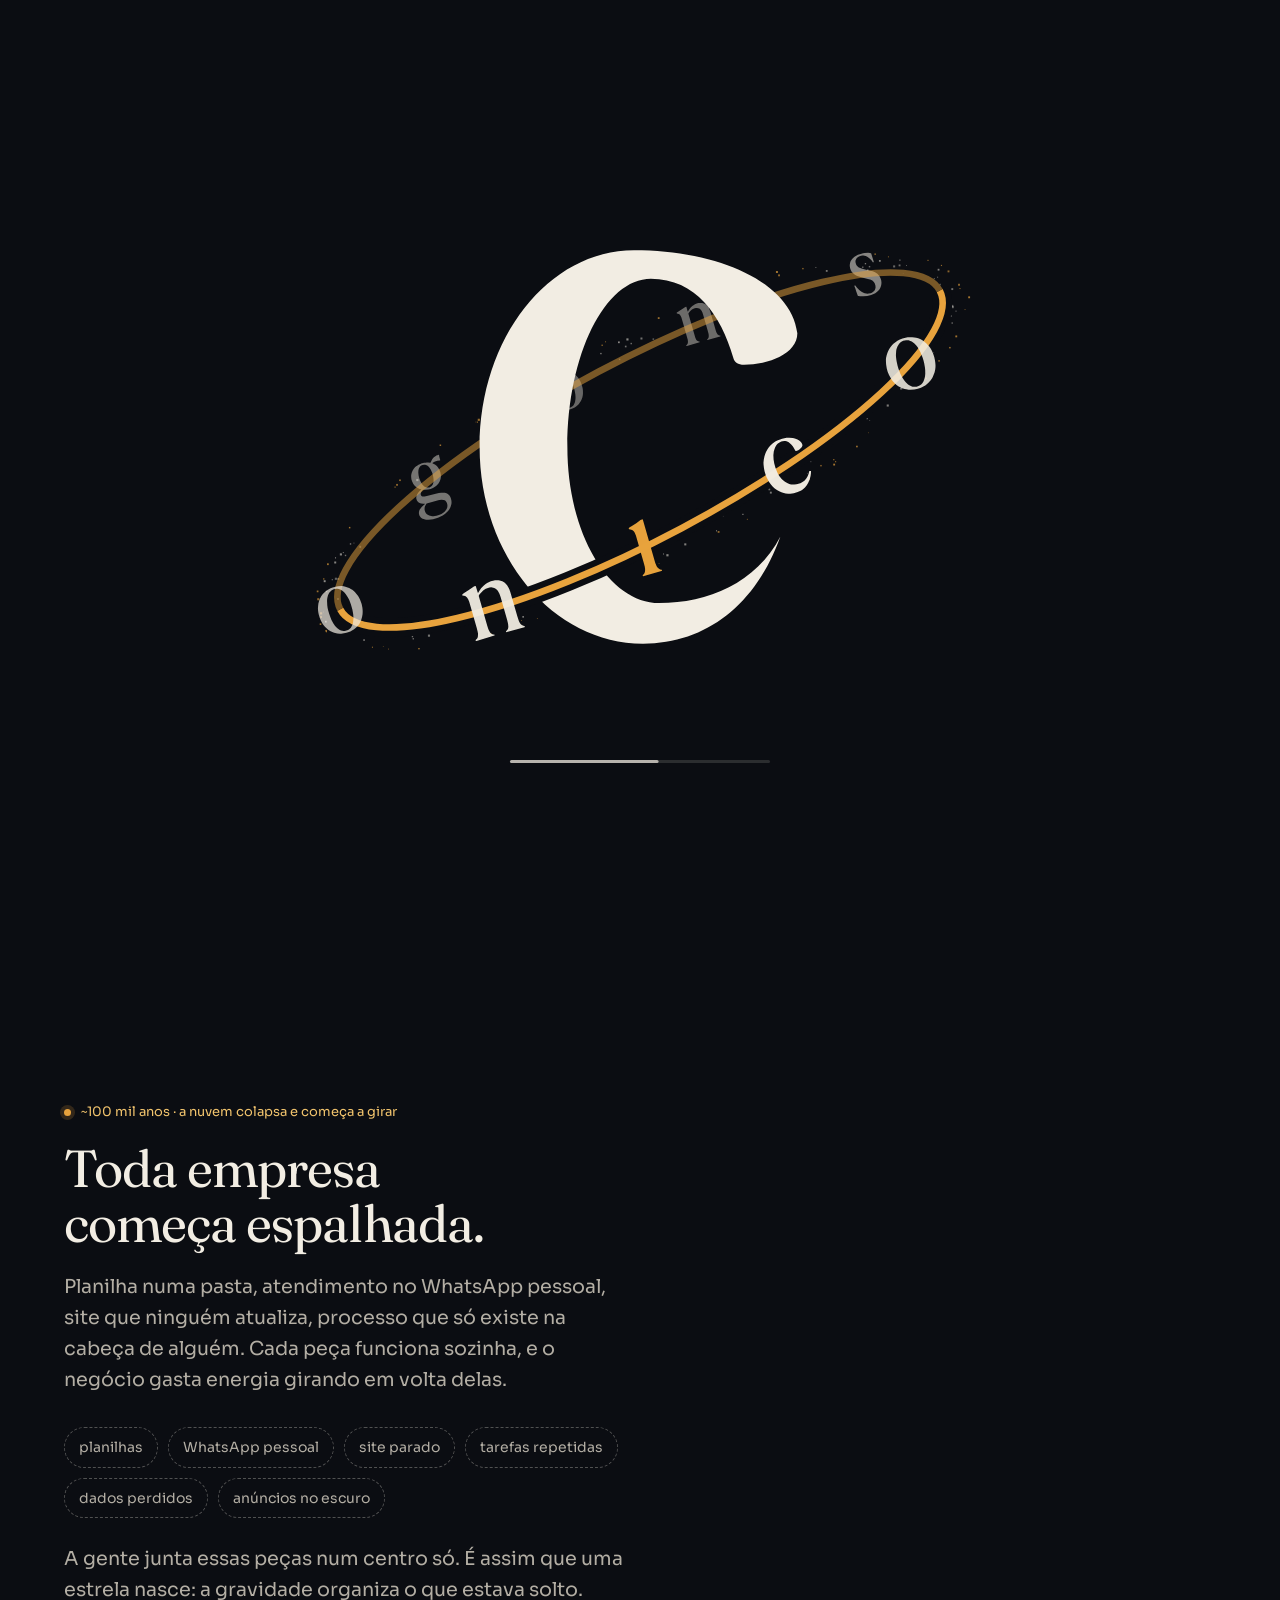
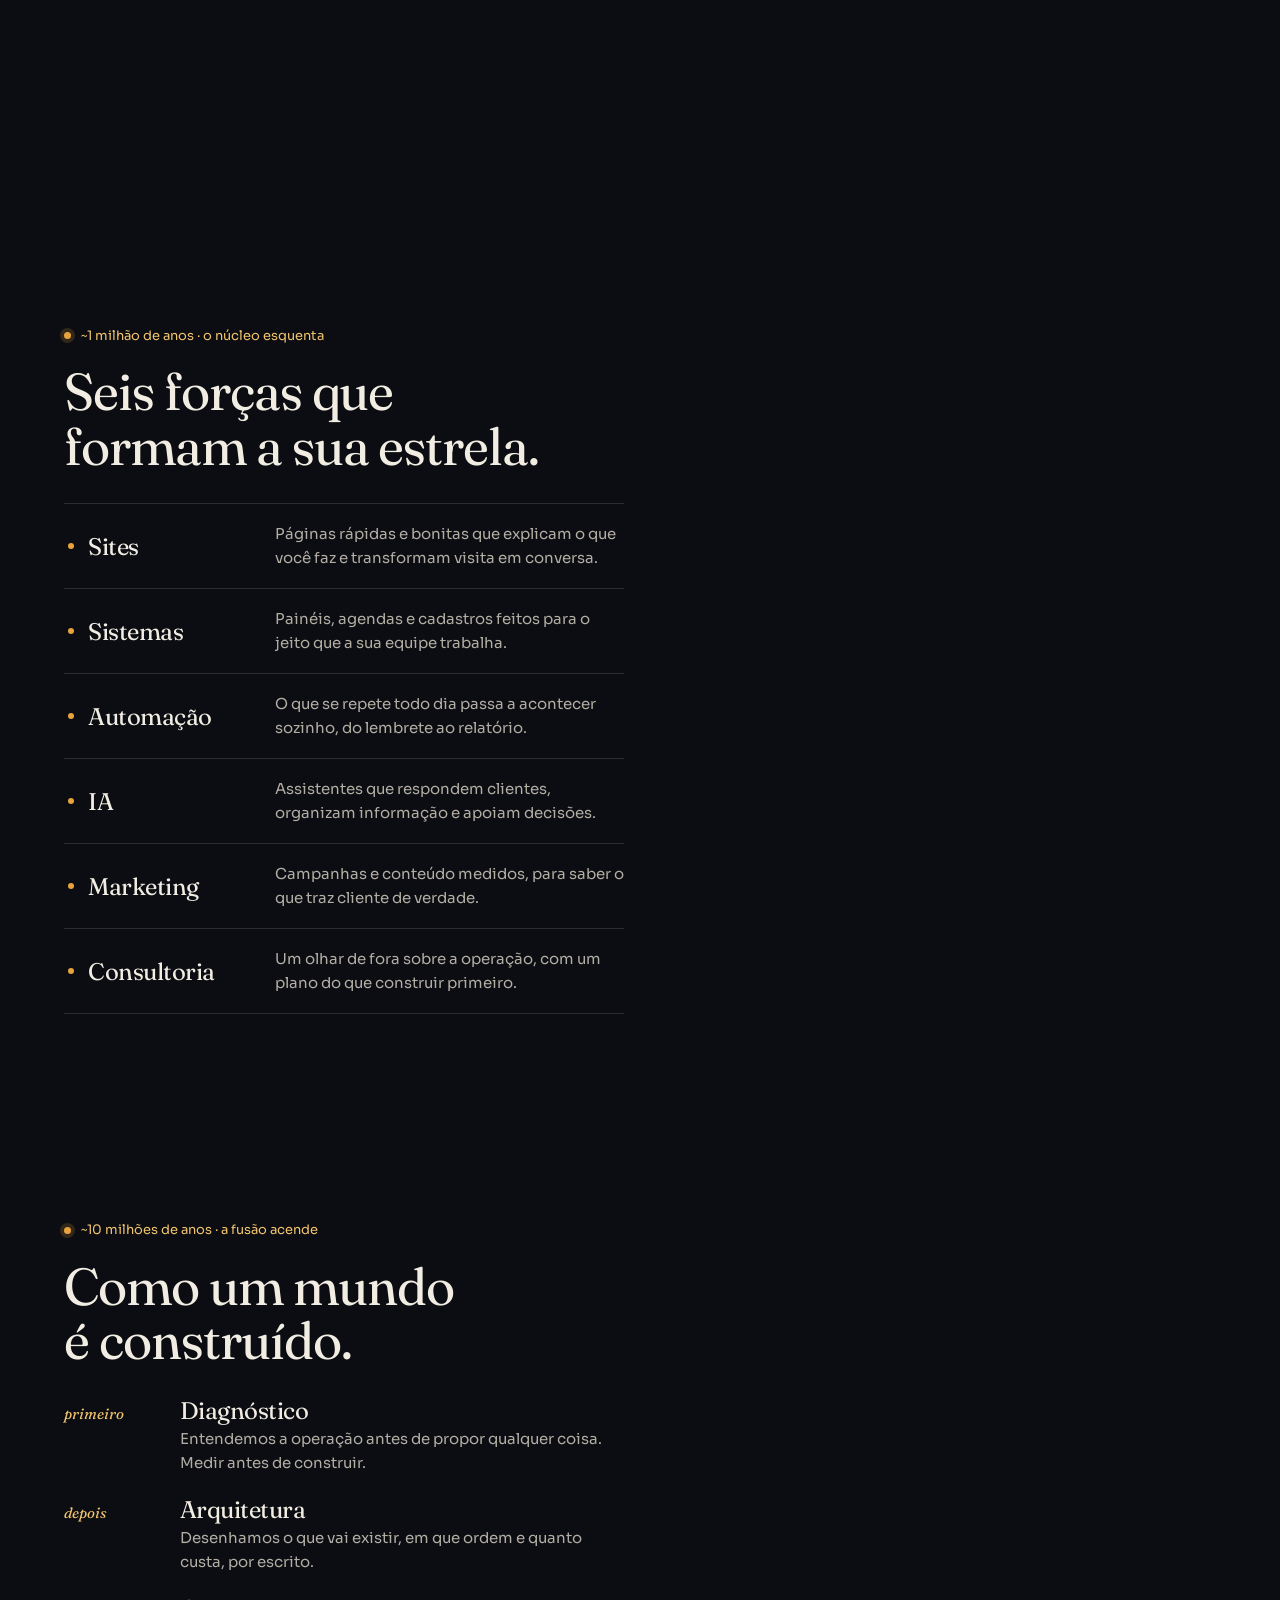
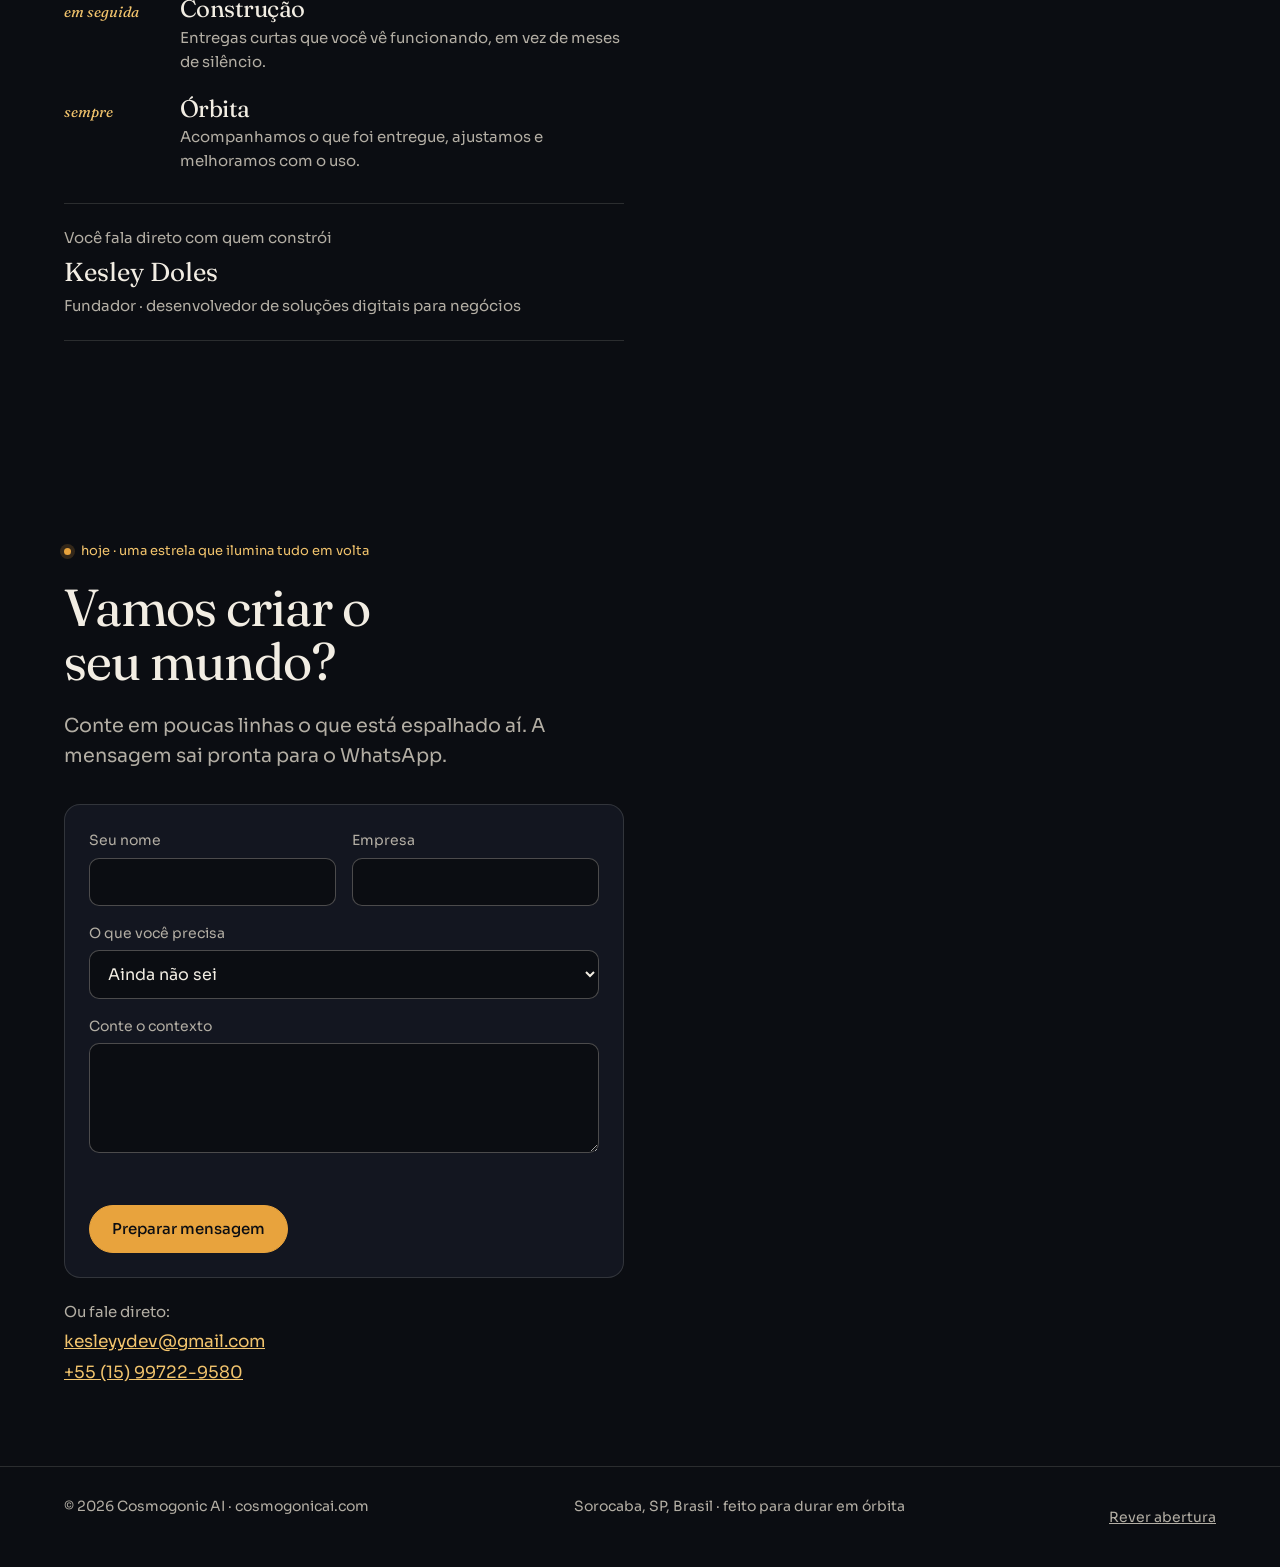
<file: site-completo-referencia.html>
<!DOCTYPE html>
<html lang="pt-BR" data-lang="pt">
<head>
<meta charset="utf-8">
<meta name="viewport" content="width=device-width, initial-scale=1">
<title>Cosmogonic AI</title>
<meta name="description" content="Sites, sistemas, automação e IA para empresas. Do caos ao cosmos.">
<link rel="preconnect" href="https://fonts.googleapis.com">
<link rel="preconnect" href="https://fonts.gstatic.com" crossorigin>
<link rel="stylesheet" href="https://fonts.googleapis.com/css2?family=Fraunces:ital,opsz,wght@0,9..144,300..600;1,9..144,300..500&family=Sora:wght@300;400;500;600&display=swap">
<style>
/* VOICE occasion: uma cosmogonia contada com calma, épica e precisa
   IDEA o site é a linha do tempo do nascimento de uma estrela: rolar é passar o tempo cósmico
   PICTURE canvas fixo: nebulosa → colapso → protoestrela com disco e jatos → ignição → estrela
   COLOUR noite #0B0D12, creme #F2EDE3, âmbar #E8A33D; nebulosa ardósia #2A3550 como apoio
   TYPE Fraunces (títulos) + Sora (texto e interface)
   LAYOUT laptop: texto à esquerda, estrela à direita, relógio cósmico na borda; celular: estrela no alto, texto embaixo */
:root{color-scheme:dark;--bg:#0B0D12;--bg2:#151923;--ink:#F2EDE3;--mute:#B3AEA4;--amber:#E8A33D;--amber2:#F2C46D;--slate:#2A3550;--line:rgba(242,237,227,.14);--err:#F08A6B}
*{box-sizing:border-box;min-width:0}
html{scroll-behavior:smooth;scroll-padding-top:80px;background:var(--bg)}
body{margin:0;background:var(--bg);color:var(--ink);font:17px/1.6 Sora,"Segoe UI",system-ui,sans-serif;overflow-x:clip}
#sky{position:fixed;inset:0;width:100%;height:100%;z-index:0;display:block;opacity:0;transition:opacity 1.2s ease}
#sky.on{opacity:1}
a{color:var(--amber2)}
a:hover{color:var(--ink)}
:focus-visible{outline:2px solid var(--amber);outline-offset:3px;border-radius:4px}
.skip{position:absolute;left:16px;top:-60px;background:var(--amber);color:var(--bg);padding:10px 16px;border-radius:8px;z-index:20;font-weight:600}
.skip:focus{top:12px}
header{position:fixed;top:0;left:0;right:0;z-index:10;display:flex;align-items:center;gap:20px;flex-wrap:wrap;padding:14px max(4vw,16px);background:linear-gradient(var(--bg) 40%,rgba(11,13,18,0))}
.brand{display:flex;align-items:center;gap:10px;text-decoration:none;color:var(--ink);margin-right:auto}
.brand .bw{position:relative;display:block;height:44px;width:205px;transition:width .55s cubic-bezier(.65,0,.25,1) .1s}
.brand .word{position:absolute;left:0;top:50%;height:40px;width:auto;transform:translateY(-50%);overflow:visible;color:var(--ink)}
.brand .word .l{transform-box:fill-box;transform-origin:center;transition:transform .55s cubic-bezier(.65,0,.25,1) .12s,opacity .45s ease-out .18s}
.brand .word .c0{transition:opacity .3s ease .15s}
.brand .logo{position:absolute;left:0;top:0;height:44px;width:auto;display:block;opacity:0;transform:scale(.35);transform-origin:9px 55%;transition:opacity .15s ease,transform .25s ease}
.brand.compact .bw{width:49px;transition-delay:0s}
.brand.compact .word .l{transform:translateX(var(--dx)) scale(.3);opacity:0;transition:transform .55s cubic-bezier(.65,0,.25,1),opacity .3s ease-in}
.brand.compact .word .c0{transform:none;opacity:0;transition:opacity .25s ease .25s}
.brand.compact .logo{opacity:1;transform:none;transition:opacity .35s ease .28s,transform .55s cubic-bezier(.2,.9,.25,1.15) .22s}
@media(max-width:760px){.brand .bw{height:30px;width:154px}.brand .word{height:30px}.brand .logo{height:30px;transform-origin:7px 55%}.brand.compact .bw{width:34px}}
@media(prefers-reduced-motion:reduce){.brand .bw,.brand .word .l,.brand .logo{transition:none!important}}
nav{display:flex;gap:4px;flex-wrap:wrap}
nav a{color:var(--mute);text-decoration:none;font-size:14px;padding:10px 12px;border-radius:8px;min-height:44px;display:inline-flex;align-items:center}
nav a:hover,nav a.here{color:var(--ink)}
.lang{display:flex;border:1px solid var(--line);border-radius:999px;padding:3px}
.lang button{font:500 12px Sora,sans-serif;background:none;border:0;color:var(--mute);padding:8px 12px;border-radius:999px;cursor:pointer;min-height:36px}
.lang button[aria-pressed=true]{background:var(--ink);color:var(--bg)}
.btn{display:inline-flex;align-items:center;gap:10px;font:500 15px Sora,sans-serif;min-height:48px;padding:12px 22px;border-radius:999px;text-decoration:none;border:1px solid var(--amber);background:var(--amber);color:var(--bg);cursor:pointer}
.btn:hover{background:var(--amber2);color:var(--bg)}
.btn.ghost{background:none;color:var(--ink);border-color:var(--line)}
.btn.ghost:hover{border-color:var(--ink);color:var(--ink)}
main{position:relative;z-index:1}
.stage{min-height:100svh;display:flex;align-items:center;padding:120px max(5vw,16px) 80px;max-width:1360px;margin:0 auto}
.col{width:min(560px,100%)}
.t{display:flex;align-items:center;gap:10px;font-size:13px;color:var(--amber2);margin:0 0 18px}
.t::before{content:"";width:7px;height:7px;border-radius:50%;background:var(--amber);box-shadow:0 0 0 4px rgba(232,163,61,.18)}
h1,h2,h3{font-family:Fraunces,Georgia,serif;font-weight:400;letter-spacing:-.02em;line-height:1.05;text-wrap:balance;margin:0}
h1{font-size:clamp(46px,7vw,88px);font-variation-settings:'opsz' 144}
h2{font-size:clamp(34px,4.4vw,52px)}
h3{font-size:24px}
.lead{font-size:clamp(17px,1.5vw,20px);color:var(--mute);margin:22px 0 32px;max-width:34em}
.row{display:flex;gap:12px;flex-wrap:wrap;align-items:center}
.meta{margin-top:40px;font-size:13px;color:var(--mute)}
.chips{display:flex;flex-wrap:wrap;gap:10px;margin:26px 0}
.chips span{border:1px dashed rgba(242,237,227,.3);border-radius:999px;padding:8px 14px;font-size:14px;color:var(--mute)}
.list{list-style:none;margin:30px 0 0;padding:0;border-top:1px solid var(--line)}
.list li{display:grid;grid-template-columns:minmax(0,11em) minmax(0,1fr);gap:8px 24px;padding:18px 0;border-bottom:1px solid var(--line)}
.list h3{display:flex;align-items:center;gap:10px}
.list h3 svg{flex:none}
.list p{margin:0;color:var(--mute);font-size:15px}
.steps{list-style:none;margin:30px 0 0;padding:0;display:grid;gap:22px}
.steps li{display:grid;grid-template-columns:auto minmax(0,1fr);gap:4px 18px}
.steps .when{grid-row:span 2;font:italic 400 15px Fraunces,Georgia,serif;color:var(--amber2);white-space:nowrap;padding-top:6px;min-width:6.5em}
.steps p{margin:0;color:var(--mute);font-size:15px}
.founder{margin-top:30px;padding:22px 0;border-top:1px solid var(--line);border-bottom:1px solid var(--line);display:grid;gap:6px}
.founder b{font:400 26px Fraunces,Georgia,serif}
.founder span{color:var(--mute);font-size:15px}
form{display:grid;gap:16px;margin-top:28px;padding:24px;border:1px solid var(--line);border-radius:16px;background:rgba(21,25,35,.88)}
.two{display:grid;grid-template-columns:repeat(2,minmax(0,1fr));gap:16px}
label{display:grid;gap:6px;font-size:14px;color:var(--mute)}
input,select,textarea{font:16px Sora,sans-serif;color:var(--ink);background:var(--bg);border:1px solid rgba(242,237,227,.28);border-radius:10px;padding:12px 14px;min-height:48px;width:100%}
textarea{min-height:110px;resize:vertical}
input:focus-visible,select:focus-visible,textarea:focus-visible{border-color:var(--amber);outline-offset:1px}
[aria-invalid=true]{border-color:var(--err)}
.msg{font-size:14px;margin:0;min-height:1.4em}
.msg.err{color:var(--err)}
.done{display:none;gap:12px;padding:18px;border-radius:12px;background:rgba(232,163,61,.1);border:1px solid rgba(232,163,61,.4)}
.done.on{display:grid}
.done p{margin:0}
.direct{margin-top:22px;display:grid;gap:4px;font-size:15px;color:var(--mute)}
.direct a{font-size:17px}
footer{position:relative;z-index:1;border-top:1px solid var(--line);padding:28px max(5vw,16px);display:flex;flex-wrap:wrap;gap:12px 28px;justify-content:space-between;font-size:14px;color:var(--mute);background:var(--bg)}
.clock{position:fixed;right:max(2vw,16px);top:50%;transform:translateY(-50%);z-index:5;display:none;list-style:none;margin:0;padding:0;gap:14px}
.clock a{display:flex;align-items:center;justify-content:flex-end;gap:10px;color:var(--mute);text-decoration:none;font-size:12px;min-height:28px}
.clock a span{opacity:0;transition:opacity .3s}
.clock a:hover span,.clock a.here span{opacity:1}
.clock a::after{content:"";width:8px;height:8px;border-radius:50%;border:1px solid var(--mute)}
.clock a.here{color:var(--ink)}
.clock a.here::after{background:var(--amber);border-color:var(--amber)}
.bar{position:fixed;left:0;top:0;height:2px;background:var(--amber);z-index:11;width:0}
@media(min-width:1000px){.clock{display:grid}}
@media(max-width:760px){
header{padding:10px 16px}
nav{display:none}
.stage{align-items:flex-end;padding:46svh 16px 56px}
.stage>.col{background:linear-gradient(rgba(11,13,18,0),var(--bg) 70px);padding-top:56px}
#hero.stage{padding-top:50svh}
.list li{grid-template-columns:minmax(0,1fr)}
.two{grid-template-columns:minmax(0,1fr)}
form{padding:18px}
}
#intro{position:fixed;inset:0;z-index:50;background:#0B0D12;transition:opacity .6s ease}
#intro canvas{position:absolute;inset:0;width:100%;height:100%}
.replay{background:none;border:0;color:var(--mute);font:14px Sora,sans-serif;cursor:pointer;text-decoration:underline;padding:8px 0;min-height:44px}
@media(prefers-reduced-motion:reduce){html{scroll-behavior:auto}#sky{transition:none}}
</style>
</head>
<body>
<div id="intro" hidden><canvas aria-hidden="true"></canvas></div>
<a class="skip" href="#main" data-i="skip">Pular para o conteúdo</a>
<div class="bar" id="bar" aria-hidden="true"></div>
<canvas id="sky" aria-hidden="true"></canvas>

<header>
<a class="brand" href="#hero" aria-label="Cosmogonic AI, início"><span class="bw"><svg class="word" aria-hidden="true" focusable="false" xmlns="http://www.w3.org/2000/svg" viewBox="14 36 1128 220" fill="currentColor" fill-rule="evenodd"><g class="l c0" style="--dx:-0.5px"><path d="M77.0 88.6 L70.3 88.6 L64.5 89.2 L59.3 90.2 L55.7 91.2 L48.9 94.1 L47.0 95.1 L39.3 100.8 L33.4 106.8 L30.1 111.4 L27.0 116.5 L24.2 122.6 L22.2 129.1 L21.0 134.0 L20.3 138.7 L20.0 142.6 L20.1 151.8 L21.3 159.4 L23.2 166.2 L25.0 171.5 L28.0 177.9 L31.1 183.3 L33.4 186.3 L36.9 190.2 L40.9 193.9 L44.3 196.4 L49.6 199.5 L54.5 201.5 L58.4 202.6 L63.6 203.6 L71.8 204.0 L76.3 203.6 L81.6 202.7 L85.2 201.7 L88.1 200.7 L91.9 198.6 L99.1 193.3 L103.5 188.5 L106.3 184.3 L108.9 179.8 L111.5 174.2 L112.9 170.1 L112.8 169.2 L112.1 168.7 L110.5 168.6 L109.6 168.9 L106.7 174.0 L103.6 178.1 L101.8 180.0 L99.0 182.2 L96.1 183.9 L92.5 185.7 L88.9 186.8 L82.7 187.8 L78.7 187.8 L71.2 186.6 L65.9 184.7 L62.2 182.6 L58.3 179.3 L55.0 175.6 L52.1 171.2 L49.0 165.5 L47.0 160.0 L45.8 155.1 L45.0 150.4 L44.5 144.7 L44.3 135.1 L45.0 127.4 L46.8 118.5 L49.1 111.7 L53.0 104.7 L55.8 101.2 L57.9 99.2 L60.7 97.0 L63.1 95.6 L64.8 94.9 L67.8 94.0 L72.0 93.6 L75.6 93.8 L79.7 95.1 L82.3 96.8 L84.5 98.7 L86.4 100.9 L88.4 104.1 L90.7 108.8 L92.7 115.3 L93.8 120.2 L94.4 120.9 L94.9 121.2 L96.5 121.3 L100.3 120.6 L103.5 119.5 L105.7 118.4 L109.3 115.9 L110.7 113.8 L111.1 112.0 L111.1 110.0 L110.6 107.9 L109.5 105.4 L107.2 101.9 L104.7 99.0 L100.2 95.3 L98.3 94.1 L94.4 92.3 L88.0 90.2 L83.1 89.2Z "/></g><g class="l" style="--dx:-112.2px"><path d="M175.8 88.5 L169.7 89.0 L163.8 90.1 L157.9 92.0 L153.4 94.0 L149.6 96.0 L145.0 99.3 L141.5 102.3 L138.1 105.9 L135.4 109.4 L132.2 114.1 L129.2 119.5 L128.0 122.7 L126.2 129.6 L125.2 134.8 L124.3 142.5 L124.3 149.5 L125.2 157.4 L126.1 162.0 L127.5 167.2 L129.2 172.1 L132.2 178.2 L135.1 183.0 L138.0 186.8 L140.5 189.5 L145.1 193.4 L149.8 196.6 L153.1 198.4 L157.8 200.6 L161.4 201.8 L169.6 203.6 L175.7 204.1 L179.7 204.1 L185.2 203.7 L192.1 202.5 L195.7 201.6 L198.8 200.4 L203.3 198.3 L209.7 194.5 L214.5 190.6 L217.0 188.0 L223.6 179.1 L226.6 173.6 L228.6 168.5 L229.6 165.2 L230.7 159.7 L231.6 153.4 L232.0 146.8 L231.6 138.7 L230.7 132.3 L229.7 127.1 L228.5 123.6 L226.5 118.7 L223.7 113.3 L220.4 108.3 L217.0 104.0 L213.9 101.0 L209.4 97.4 L205.2 94.8 L201.8 93.2 L197.3 91.3 L193.1 90.1 L187.6 89.0 L182.8 88.5Z  M175.9 93.6 L182.4 94.0 L186.0 95.0 L187.9 96.0 L191.3 98.2 L193.7 100.4 L197.6 105.4 L198.9 107.5 L200.9 111.7 L202.7 116.3 L203.9 120.5 L205.7 128.4 L207.0 140.6 L207.1 147.2 L206.9 153.8 L205.9 163.3 L204.9 168.9 L202.7 177.0 L200.7 182.2 L198.8 185.7 L196.9 188.6 L194.6 191.7 L191.4 194.6 L188.3 196.6 L185.7 197.7 L182.4 198.6 L179.6 199.0 L176.6 199.0 L174.1 198.6 L170.7 197.7 L167.9 196.4 L165.6 194.9 L162.9 192.5 L161.0 190.6 L158.9 187.9 L155.9 182.4 L154.0 177.9 L152.0 171.7 L150.9 166.5 L150.0 161.5 L149.0 149.9 L149.0 142.9 L149.5 134.5 L150.0 129.3 L150.9 124.0 L151.8 119.8 L154.9 111.0 L156.3 107.9 L158.3 104.8 L160.9 101.5 L165.7 97.1 L169.7 94.9 L172.7 94.0Z "/></g><g class="l" style="--dx:-218.2px"><path d="M307.9 91.3 L298.8 89.3 L294.0 88.8 L287.5 88.5 L279.6 88.8 L273.1 90.0 L269.2 91.2 L266.4 92.3 L261.2 95.1 L256.0 99.5 L254.6 101.3 L253.1 103.7 L251.3 107.2 L250.1 110.4 L249.2 115.0 L249.0 118.9 L249.2 122.5 L250.2 127.4 L252.0 132.0 L254.0 135.5 L257.3 139.8 L261.7 143.8 L265.8 146.7 L273.2 151.4 L290.2 160.9 L293.1 162.8 L295.9 165.0 L298.7 168.2 L300.8 172.0 L302.1 176.1 L302.3 178.0 L302.3 182.0 L301.6 186.4 L300.9 188.5 L299.5 191.2 L297.0 194.2 L293.7 196.6 L289.7 198.3 L287.6 198.7 L284.4 199.1 L278.9 198.7 L275.0 197.8 L272.0 196.8 L268.3 194.6 L265.5 192.5 L261.3 188.3 L257.1 182.7 L255.1 179.6 L252.0 173.5 L249.6 167.5 L248.8 167.0 L247.6 167.0 L246.9 167.5 L246.8 169.2 L247.5 175.9 L247.6 182.8 L248.5 195.8 L248.8 196.7 L249.7 197.4 L254.3 199.4 L262.0 201.7 L272.9 203.6 L278.4 203.9 L284.0 204.0 L291.1 203.4 L296.1 202.6 L299.1 201.6 L303.9 199.5 L307.4 197.5 L310.4 195.2 L313.6 191.9 L315.7 189.4 L317.6 186.3 L319.4 182.3 L320.6 178.5 L321.4 173.2 L321.4 168.5 L320.6 163.2 L319.6 159.9 L318.4 157.1 L316.3 153.3 L313.1 149.3 L311.2 147.4 L306.0 143.2 L302.6 141.0 L289.5 133.9 L280.4 128.5 L274.0 123.9 L272.3 122.4 L270.0 119.3 L268.0 114.8 L267.5 112.1 L267.5 107.2 L268.1 104.1 L268.9 102.2 L269.9 100.6 L272.5 97.7 L274.8 96.0 L276.4 95.2 L279.6 94.0 L284.4 93.5 L289.9 93.8 L293.5 94.9 L296.3 96.1 L298.9 97.8 L302.6 101.0 L306.2 105.1 L308.6 108.8 L311.6 114.9 L312.9 119.4 L313.8 120.0 L315.3 119.8 L315.7 119.3 L315.8 118.4 L315.4 95.2 L315.0 94.4 L312.0 92.8Z "/></g><g class="l" style="--dx:-353.4px"><path d="M334.1 98.9 L333.9 100.1 L334.4 101.2 L338.9 103.8 L340.6 105.4 L341.6 107.0 L342.9 110.1 L343.8 116.1 L344.0 150.0 L343.8 152.0 L343.8 184.3 L342.8 189.9 L341.4 193.6 L340.5 195.3 L339.2 196.7 L337.4 198.1 L335.0 199.4 L334.6 200.5 L334.8 201.1 L335.2 201.5 L336.1 201.8 L375.4 201.5 L375.8 201.1 L375.9 200.2 L375.6 199.3 L372.0 197.5 L369.9 195.4 L369.0 194.1 L368.0 191.2 L367.0 184.9 L366.8 111.3 L367.5 109.9 L369.7 108.0 L373.6 105.2 L376.3 103.8 L380.5 102.0 L383.5 101.0 L389.2 100.3 L393.0 100.7 L395.8 101.3 L399.4 103.0 L401.9 104.9 L403.9 107.1 L405.7 110.4 L406.8 113.2 L407.6 117.6 L408.1 125.0 L408.1 154.5 L408.0 156.1 L408.1 174.3 L407.8 185.5 L406.7 191.0 L405.4 194.2 L404.6 195.5 L402.5 197.6 L399.4 199.6 L399.0 200.8 L399.5 201.5 L400.7 201.8 L402.3 201.6 L438.6 201.6 L439.5 201.5 L439.9 201.1 L439.9 200.1 L439.6 199.3 L437.3 198.3 L435.8 197.1 L434.3 195.4 L433.3 193.8 L432.0 190.0 L431.3 185.7 L431.1 181.4 L431.1 134.7 L431.3 132.8 L431.1 122.2 L430.4 114.2 L429.9 111.4 L430.4 110.3 L432.5 108.3 L437.2 105.1 L439.2 104.1 L446.9 101.1 L452.6 100.5 L455.3 100.5 L459.3 101.2 L463.3 103.0 L466.4 105.1 L468.0 107.1 L469.7 110.0 L470.8 112.9 L471.8 117.2 L472.5 124.9 L472.5 176.9 L472.3 184.2 L471.7 188.6 L470.7 192.5 L469.7 194.4 L468.5 195.9 L466.1 198.2 L464.0 199.5 L463.7 200.3 L463.9 201.2 L464.9 201.8 L504.1 201.6 L504.6 201.2 L504.8 200.3 L504.4 199.5 L500.9 197.6 L499.2 196.0 L498.2 194.5 L496.8 191.3 L495.8 186.8 L495.5 182.6 L495.3 175.3 L495.4 126.1 L494.4 113.5 L492.6 106.6 L490.3 101.5 L487.3 97.4 L484.9 95.1 L482.1 93.1 L477.6 91.0 L471.4 89.2 L468.2 88.8 L462.5 88.8 L456.5 89.4 L450.2 91.2 L447.9 92.1 L441.5 95.2 L438.4 97.3 L433.6 101.1 L429.6 105.4 L428.8 105.9 L428.2 105.8 L427.8 105.4 L426.5 102.6 L424.3 99.2 L422.2 96.7 L419.2 94.1 L414.9 91.6 L411.2 90.2 L407.3 89.2 L403.8 88.8 L398.8 88.8 L393.3 89.3 L389.7 90.2 L384.2 92.2 L377.6 95.7 L371.1 100.8 L367.5 104.2 L366.8 103.8 L366.6 102.9 L366.8 90.0 L366.6 89.4 L365.8 89.0 L362.3 89.3 L353.3 92.5 L335.0 98.1Z "/></g><g class="l" style="--dx:-504.2px"><path d="M561.8 89.0 L556.6 90.0 L551.8 91.3 L547.0 93.3 L540.1 97.0 L535.3 100.6 L530.6 105.3 L529.1 107.0 L526.0 111.4 L523.3 116.0 L520.1 123.0 L519.2 125.6 L518.0 130.4 L516.5 142.5 L516.5 151.1 L517.2 157.2 L519.3 166.6 L521.2 171.8 L524.2 178.2 L526.5 182.0 L529.3 185.8 L532.4 189.2 L537.0 193.4 L540.1 195.6 L545.2 198.5 L552.3 201.5 L556.5 202.6 L562.4 203.7 L568.2 204.1 L575.8 203.9 L579.3 203.6 L584.8 202.5 L590.7 200.6 L594.9 198.7 L599.0 196.4 L602.3 194.0 L606.6 190.5 L610.7 186.2 L613.6 182.4 L615.6 179.3 L618.6 173.5 L620.5 168.3 L622.5 160.8 L623.4 155.8 L623.8 152.0 L623.9 145.0 L623.4 136.3 L622.6 131.0 L621.4 126.4 L619.6 120.8 L617.6 116.3 L614.5 110.6 L612.3 107.5 L610.0 104.8 L606.6 101.4 L601.1 97.0 L596.3 94.1 L589.1 91.3 L585.3 90.1 L580.7 89.2 L574.9 88.6 L568.6 88.5Z  M568.6 93.6 L571.9 93.6 L575.0 94.0 L578.3 95.0 L580.8 96.2 L583.4 98.0 L586.1 100.4 L589.8 105.2 L591.8 108.7 L593.7 112.9 L594.8 116.1 L596.7 123.3 L597.9 130.2 L598.8 142.5 L598.6 154.4 L597.4 165.6 L595.7 173.6 L593.9 179.2 L590.9 185.6 L588.8 189.1 L586.6 191.8 L584.0 194.4 L580.6 196.6 L578.0 197.7 L575.1 198.6 L572.2 199.0 L568.9 198.9 L566.7 198.7 L563.6 198.0 L560.2 196.6 L556.3 193.8 L553.8 191.2 L551.1 187.7 L548.2 182.5 L545.9 176.5 L544.1 170.2 L543.0 165.0 L542.0 158.1 L541.3 147.0 L541.6 135.5 L542.9 125.0 L545.0 116.2 L547.0 111.1 L548.7 107.8 L553.3 101.0 L557.7 97.2 L561.8 95.0 L565.4 94.0Z "/></g><g class="l" style="--dx:-620.2px"><path d="M736.7 78.0 L732.5 78.0 L729.6 78.4 L726.3 79.3 L721.2 81.3 L718.0 83.3 L715.0 85.6 L711.8 88.8 L708.6 92.5 L707.3 93.4 L706.4 93.3 L701.3 91.2 L697.7 90.1 L693.7 89.3 L689.6 88.8 L681.0 88.6 L678.8 88.8 L672.8 89.7 L668.3 91.0 L665.1 92.2 L661.0 94.1 L655.9 97.3 L651.6 101.2 L648.2 105.5 L645.8 109.5 L644.2 112.8 L643.3 115.5 L642.0 121.6 L641.6 124.8 L641.8 131.3 L643.3 138.7 L645.2 144.0 L647.2 147.5 L649.2 150.3 L651.8 153.3 L656.7 157.5 L660.1 159.6 L660.6 160.3 L660.4 160.8 L659.9 161.1 L656.0 162.8 L651.7 165.3 L646.4 169.4 L644.3 171.9 L642.0 175.3 L641.0 177.2 L640.0 180.4 L639.8 185.3 L640.2 187.8 L641.0 190.2 L642.0 192.1 L644.4 195.4 L646.9 197.6 L649.8 199.4 L655.2 201.6 L658.9 202.3 L659.4 202.9 L659.2 203.5 L658.5 204.1 L653.7 206.2 L648.0 209.3 L643.8 212.2 L640.6 214.8 L638.2 217.8 L637.2 219.4 L636.1 222.0 L635.3 224.7 L635.0 227.8 L635.2 231.4 L636.0 234.4 L637.3 237.2 L639.3 240.1 L641.4 242.2 L643.6 244.0 L647.6 246.4 L650.1 247.6 L656.6 249.6 L664.0 251.1 L670.1 251.8 L679.7 252.0 L686.5 251.6 L692.8 250.7 L698.0 249.6 L701.9 248.6 L707.8 246.5 L715.2 242.6 L718.8 240.3 L722.9 237.2 L726.4 233.6 L729.6 229.6 L732.4 224.8 L733.5 222.6 L734.4 219.9 L735.4 215.3 L735.8 208.5 L735.4 204.0 L734.4 200.1 L732.6 196.5 L729.9 192.9 L727.7 191.0 L725.6 189.7 L722.9 188.2 L717.7 186.2 L713.5 185.2 L706.9 184.2 L697.5 183.5 L671.0 183.1 L664.2 182.6 L661.2 181.8 L658.4 180.5 L657.1 179.6 L655.8 177.8 L655.3 176.0 L655.3 174.3 L656.1 171.0 L657.8 168.4 L661.0 165.1 L664.7 162.8 L666.2 162.7 L672.5 164.6 L679.9 165.9 L687.2 166.1 L692.6 165.5 L697.2 164.6 L700.8 163.6 L705.7 161.7 L707.9 160.7 L711.9 158.2 L715.6 155.1 L718.1 152.5 L722.5 146.6 L724.5 142.5 L725.5 139.6 L726.4 136.3 L727.3 128.6 L727.1 124.0 L726.6 119.9 L725.7 115.9 L724.4 111.8 L722.5 107.9 L719.2 103.3 L716.0 99.6 L713.2 97.4 L712.9 96.9 L712.9 96.3 L713.6 95.6 L715.2 94.8 L719.2 94.0 L727.8 93.8 L734.7 94.8 L736.3 94.5 L736.6 93.7 L736.8 83.8 L737.3 79.0 L737.1 78.4Z  M654.0 218.7 L655.2 214.5 L656.9 210.9 L660.1 207.2 L663.2 204.2 L664.5 203.3 L667.4 203.1 L699.1 203.8 L702.1 204.0 L709.3 205.2 L713.9 206.8 L717.1 208.8 L718.8 210.7 L719.9 212.9 L720.9 216.2 L721.1 220.8 L720.9 223.7 L719.8 227.3 L718.8 229.8 L716.5 233.2 L714.3 235.6 L712.8 236.9 L708.4 239.9 L706.8 240.8 L701.9 242.7 L697.3 243.9 L689.4 244.9 L682.1 245.0 L677.6 244.5 L673.3 243.7 L669.7 242.7 L667.1 241.7 L664.1 240.1 L659.6 236.6 L656.8 233.4 L654.9 229.5 L654.1 226.8 L653.8 223.9Z  M683.6 93.6 L688.4 94.0 L691.3 95.0 L695.0 97.5 L697.9 100.9 L699.8 104.1 L700.9 106.7 L702.8 112.3 L703.7 117.8 L704.5 124.9 L704.5 128.2 L703.9 135.7 L702.9 141.9 L700.9 148.4 L699.4 151.5 L696.6 155.6 L693.1 158.5 L690.4 159.9 L687.4 160.7 L685.1 161.0 L682.2 160.7 L678.3 159.6 L673.3 156.4 L670.9 153.5 L669.0 150.3 L668.0 148.0 L666.0 141.8 L664.8 135.6 L664.1 126.9 L664.7 118.5 L665.9 111.7 L667.7 106.1 L669.0 103.3 L670.3 101.1 L672.5 98.4 L675.5 96.0 L677.4 95.0 L679.8 94.2Z"/></g><g class="l" style="--dx:-734.5px"><path d="M791.8 89.0 L782.4 91.2 L777.0 93.4 L773.1 95.3 L769.2 97.9 L764.6 101.4 L759.3 107.1 L756.1 111.5 L753.1 116.6 L751.3 120.8 L749.1 126.6 L748.0 130.8 L747.0 137.0 L746.6 141.9 L746.6 150.2 L747.2 156.7 L748.2 162.3 L749.2 165.9 L751.2 171.7 L753.3 176.2 L757.0 182.6 L759.0 185.5 L763.1 190.0 L767.8 193.9 L770.4 195.7 L777.2 199.4 L782.7 201.6 L786.3 202.6 L793.1 203.7 L799.3 204.1 L809.4 203.6 L814.9 202.4 L818.5 201.4 L823.1 199.5 L828.8 196.5 L831.7 194.6 L836.5 190.9 L839.1 188.3 L842.5 184.0 L846.6 177.4 L849.6 171.3 L851.4 166.1 L852.6 161.5 L853.6 156.0 L854.3 146.9 L853.9 139.4 L853.5 135.9 L852.6 130.3 L851.6 126.4 L850.3 122.5 L847.5 116.0 L845.6 112.5 L841.9 107.3 L839.9 104.9 L835.8 100.9 L834.1 99.5 L827.8 95.2 L824.0 93.2 L819.2 91.2 L811.3 89.2 L804.6 88.5 L797.6 88.5Z  M798.6 93.6 L801.9 93.6 L804.7 94.0 L808.0 95.0 L810.8 96.3 L814.9 99.4 L816.7 101.3 L819.7 105.0 L821.9 109.1 L823.7 113.4 L826.5 122.2 L827.9 129.3 L828.9 139.9 L828.9 153.2 L827.7 164.7 L825.8 173.9 L821.9 184.0 L820.6 186.4 L818.4 189.6 L816.4 192.0 L813.0 195.1 L810.6 196.6 L808.1 197.7 L805.1 198.6 L802.6 198.9 L798.9 198.9 L796.4 198.6 L793.4 197.8 L790.6 196.5 L787.9 194.9 L784.7 192.2 L781.0 187.4 L778.4 182.8 L777.0 179.7 L774.9 173.6 L772.8 163.8 L772.0 156.4 L771.5 148.7 L771.5 139.3 L771.8 133.1 L772.7 126.8 L775.0 117.1 L776.0 113.8 L777.8 109.6 L780.9 104.2 L782.5 102.2 L785.2 99.3 L787.8 97.4 L789.6 96.2 L792.4 94.9 L796.0 93.8Z "/></g><g class="l" style="--dx:-855.8px"><path d="M957.0 95.4 L952.1 92.2 L949.8 91.1 L946.6 90.0 L942.6 89.2 L938.5 88.8 L933.5 88.8 L929.9 89.2 L925.0 90.1 L921.4 91.2 L916.9 93.1 L913.0 95.1 L909.6 97.3 L904.4 101.5 L901.8 104.1 L901.0 104.5 L900.5 104.4 L900.3 103.8 L900.1 89.9 L899.5 89.2 L897.2 89.1 L896.0 89.3 L883.5 93.7 L871.3 97.3 L868.4 98.4 L867.4 99.1 L867.1 100.2 L867.5 101.0 L870.0 102.1 L872.7 103.9 L874.3 105.5 L875.6 107.6 L876.9 111.8 L877.5 117.9 L877.5 175.9 L877.3 183.2 L876.9 187.3 L876.6 188.9 L874.7 194.1 L873.5 195.9 L872.3 197.1 L868.3 199.4 L867.9 200.5 L868.3 201.6 L869.5 201.8 L909.1 201.5 L909.6 201.2 L909.8 200.3 L909.5 199.4 L907.5 198.6 L906.0 197.6 L904.0 195.8 L903.0 194.3 L902.0 192.0 L901.0 188.1 L900.6 184.9 L900.3 177.1 L900.3 111.8 L900.9 110.7 L902.5 109.1 L905.6 106.9 L910.7 104.0 L913.3 102.8 L918.8 101.0 L923.9 100.5 L927.3 100.5 L930.7 101.1 L934.9 103.0 L937.7 105.0 L939.1 106.5 L940.6 108.5 L941.7 110.7 L942.7 113.6 L943.8 119.2 L944.3 127.0 L944.3 177.0 L943.9 185.2 L942.8 191.1 L941.7 194.0 L940.5 195.8 L938.6 197.6 L935.4 199.4 L935.0 200.2 L935.1 201.1 L935.5 201.5 L936.7 201.7 L975.3 201.8 L976.1 201.5 L976.4 200.3 L976.0 199.2 L973.7 198.2 L972.0 196.9 L970.0 194.4 L968.8 191.9 L968.0 188.9 L967.5 185.4 L967.1 175.6 L967.1 122.2 L966.6 115.8 L965.9 111.4 L964.4 106.4 L962.6 102.4 L960.6 99.3Z "/></g><g class="l" style="--dx:-943.4px"><path d="M1020.4 88.9 L1019.5 88.8 L1016.3 89.3 L1007.1 92.7 L995.0 96.6 L992.9 97.1 L989.3 98.2 L988.6 98.7 L988.3 99.3 L988.3 100.2 L988.8 101.1 L991.0 102.2 L994.1 104.3 L995.8 106.2 L996.9 108.4 L997.7 111.1 L998.5 117.1 L998.5 176.5 L998.3 184.1 L997.7 188.6 L996.3 192.9 L994.9 195.4 L994.0 196.4 L991.8 198.2 L989.4 199.6 L989.1 200.8 L989.3 201.3 L989.8 201.6 L1028.8 201.6 L1029.8 201.5 L1030.4 200.8 L1030.4 199.9 L1030.1 199.3 L1027.1 197.9 L1025.2 196.0 L1023.9 194.2 L1023.1 192.5 L1022.1 189.6 L1021.3 183.6 L1021.1 179.0 L1021.2 90.0 L1021.1 89.4Z "/><circle cx="1009.4" cy="58" r="17" fill="#E8A33D"/></g><g class="l" style="--dx:-1023.6px"><path d="M1106.3 89.2 L1097.0 88.5 L1086.3 89.3 L1081.7 90.3 L1075.9 92.2 L1069.7 95.2 L1065.6 98.0 L1061.8 101.1 L1057.2 105.7 L1054.1 109.7 L1051.5 113.7 L1048.3 120.0 L1046.2 125.1 L1045.1 129.4 L1043.8 137.2 L1043.3 143.3 L1043.3 150.0 L1043.8 155.7 L1044.9 161.6 L1046.2 167.1 L1048.2 172.6 L1051.0 178.8 L1053.8 183.3 L1057.3 187.8 L1062.1 192.4 L1066.1 195.7 L1072.7 199.7 L1077.6 201.6 L1081.8 202.7 L1089.0 203.8 L1097.4 203.8 L1105.5 202.5 L1108.2 201.7 L1111.1 200.6 L1114.6 198.8 L1119.0 195.7 L1123.4 191.9 L1128.5 185.7 L1132.4 179.0 L1134.5 174.2 L1135.9 170.1 L1135.8 169.2 L1135.3 168.9 L1133.2 168.4 L1132.4 168.6 L1129.8 173.5 L1126.3 178.1 L1122.4 181.6 L1117.4 184.8 L1111.9 186.7 L1107.9 187.6 L1105.7 187.8 L1100.1 187.6 L1094.8 186.7 L1091.2 185.7 L1088.6 184.7 L1085.3 182.9 L1081.6 179.9 L1078.0 176.1 L1075.0 172.0 L1073.0 168.5 L1070.2 161.6 L1068.9 157.5 L1068.0 152.5 L1067.0 142.0 L1067.1 133.4 L1068.0 125.1 L1070.0 116.6 L1073.0 109.1 L1076.0 104.4 L1078.3 101.3 L1080.4 99.2 L1082.1 97.8 L1085.0 96.0 L1087.6 94.8 L1090.6 94.0 L1093.7 93.6 L1096.4 93.6 L1099.9 94.1 L1102.2 95.0 L1104.3 96.2 L1106.4 97.7 L1108.0 99.4 L1111.8 105.2 L1113.5 109.1 L1114.7 112.6 L1116.3 119.6 L1116.9 120.6 L1117.7 121.1 L1119.7 121.1 L1122.5 120.7 L1126.0 119.4 L1129.0 117.9 L1131.1 116.5 L1133.3 114.1 L1133.7 113.0 L1133.9 111.4 L1133.7 109.2 L1133.2 107.4 L1132.5 105.7 L1130.0 101.7 L1127.1 98.6 L1122.5 95.1 L1118.7 93.1 L1111.5 90.3Z "/></g></svg><svg class="logo" aria-hidden="true" focusable="false" xmlns="http://www.w3.org/2000/svg" viewBox="120 160 760 680"><defs><mask id="cg-cut" maskUnits="userSpaceOnUse" x="0" y="0" width="1000" height="1000"><rect width="1000" height="1000" fill="#fff"/><path d="M 558.6 619.1 L 553.9 621.9 L 549.2 624.8 L 544.5 627.7 L 539.8 630.5 L 535.1 633.3 L 530.4 636.1 L 525.7 638.9 L 521.0 641.7 L 516.3 644.5 L 511.6 647.2 L 507.0 650.0 L 502.3 652.7 L 497.6 655.4 L 492.9 658.1 L 488.2 660.7 L 483.6 663.4 L 478.9 666.0 L 474.3 668.6 L 469.6 671.2 L 465.0 673.7 L 460.4 676.3 L 455.8 678.8 L 451.2 681.3 L 446.6 683.8 L 442.0 686.2 L 437.5 688.6 L 433.0 691.0 L 428.4 693.4 L 423.9 695.8 L 419.4 698.1 L 415.0 700.4 L 410.5 702.7 L 406.1 705.0 L 401.7 707.2 L 397.3 709.4 L 392.9 711.6 L 388.6 713.7 L 384.2 715.8 L 380.0 717.9 L 375.7 720.0 L 371.4 722.0 L 367.2 724.0 L 363.0 726.0 L 358.8 728.0 L 354.7 729.9 L 350.6 731.8 L 346.5 733.6 L 342.5 735.5 L 338.4 737.3 L 334.4 739.0 L 330.5 740.7 L 326.6 742.4 L 322.7 744.1 L 318.8 745.8 L 315.0 747.4 L 311.2 748.9 L 307.4 750.5 L 303.7 752.0 L 300.0 753.4 L 296.4 754.9 L 292.8 756.3 L 289.2 757.6 L 285.7 759.0 L 282.2 760.3 L 278.8 761.5 L 275.4 762.7 L 272.0 763.9 L 268.7 765.1 L 265.4 766.2 L 262.2 767.3 L 259.0 768.3 L 255.8 769.3 L 252.7 770.3 L 249.7 771.2 L 246.7 772.1 L 243.7 773.0 L 240.8 773.8 L 237.9 774.6 L 235.1 775.3 L 232.3 776.1 L 229.6 776.7 L 226.9 777.4 L 224.3 778.0 L 221.7 778.5 L 219.2 779.0 L 216.8 779.5 L 214.3 780.0 L 212.0 780.4 L 209.6 780.7 L 207.4 781.1" fill="none" stroke="#000" stroke-width="38"/><circle cx="748.1" cy="488.4" r="56" fill="#000"/></mask><mask id="cg-moon" maskUnits="userSpaceOnUse" x="0" y="0" width="1000" height="1000"><rect width="1000" height="1000" fill="#fff"/><circle cx="748.1" cy="488.4" r="56" fill="#000"/></mask></defs><g transform="translate(-30 -40)"><path d="M 165.3 772.9 L 164.1 770.4 L 163.3 767.7 L 163.0 764.7 L 163.1 761.4 L 163.7 757.9 L 164.7 754.1 L 166.2 750.1 L 168.1 745.8 L 170.4 741.3 L 173.2 736.5 L 176.4 731.5 L 180.1 726.3 L 184.1 720.8 L 188.6 715.1 L 193.5 709.3 L 198.8 703.2 L 204.6 696.9 L 210.7 690.5 L 217.2 683.8 L 224.1 677.0 L 231.3 670.1 L 239.0 663.0 L 247.0 655.7 L 255.3 648.3 L 263.9 640.8 L 272.9 633.2 L 282.2 625.4 L 291.8 617.6 L 301.7 609.7 L 311.9 601.6 L 322.3 593.6 L 333.0 585.4 L 343.9 577.3 L 355.1 569.0 L 366.4 560.8 L 378.0 552.5 L 389.8 544.2 L 401.7 535.9 L 413.8 527.7 L 426.0 519.4 L 438.3 511.2 L 450.8 503.0 L 463.3 494.9 L 476.0 486.8 L 488.7 478.9 L 501.4 470.9 L 514.2 463.1 L 527.0 455.4 L 539.8 447.8 L 552.6 440.3 L 565.4 432.9 L 578.1 425.7 L 590.8 418.6 L 603.4 411.7 L 615.9 404.9 L 628.3 398.3 L 640.6 391.9 L 652.7 385.7 L 664.7 379.6 L 676.5 373.8 L 688.2 368.2 L 699.6 362.7 L 710.9 357.5 L 721.9 352.6 L 732.7 347.9 L 743.3 343.4 L 753.6 339.1 L 763.6 335.1 L 773.3 331.4 L 782.8 327.9 L 791.9 324.7 L 800.7 321.8 L 809.2 319.1 L 817.3 316.7 L 825.1 314.6 L 832.6 312.8 L 839.6 311.2 L 846.3 309.9 L 852.6 308.9 L 858.5 308.3 L 864.0 307.8 L 869.1 307.7 L 873.8 307.9 L 878.1 308.4 L 881.9 309.1 L 885.4 310.1 L 888.3 311.5 L 890.9 313.1 L 893.0 315.0 L 894.7 317.1" fill="none" stroke="#E8A33D" stroke-width="14" stroke-linecap="round" mask="url(#cg-moon)"/><path d="M 520 215 C 379 215 265 360 265 540 C 265 720 386 865 535 865 C 640 865 722 800 762 688 C 722 765 642 798 562 798 C 478 798 410 682 410 540 C 410 388 472 262 548 262 C 622 262 664 322 684 392 C 686 400 692 404 702 404 C 742 404 790 386 790 352 C 780 268 660 215 520 215 Z" fill="#F2EDE3" mask="url(#cg-cut)"/><path d="M 894.7 317.1 L 895.9 319.6 L 896.7 322.3 L 897.0 325.3 L 896.9 328.6 L 896.3 332.1 L 895.3 335.9 L 893.8 339.9 L 891.9 344.2 L 889.6 348.7 L 886.8 353.5 L 883.6 358.5 L 879.9 363.7 L 875.9 369.2 L 871.4 374.9 L 866.5 380.7 L 861.2 386.8 L 855.4 393.1 L 849.3 399.5 L 842.8 406.2 L 835.9 413.0 L 828.7 419.9 L 821.0 427.0 L 813.0 434.3 L 804.7 441.7 L 796.1 449.2 L 787.1 456.8 L 777.8 464.6 L 768.2 472.4 L 758.3 480.3 L 748.1 488.4 L 737.7 496.4 L 727.0 504.6 L 716.1 512.7 L 704.9 521.0 L 693.6 529.2 L 682.0 537.5 L 670.2 545.8 L 658.3 554.1 L 646.2 562.3 L 634.0 570.6 L 621.7 578.8 L 609.2 587.0 L 596.7 595.1 L 584.0 603.2 L 571.3 611.1 L 558.6 619.1 L 545.8 626.9 L 533.0 634.6 L 520.2 642.2 L 507.4 649.7 L 494.6 657.1 L 481.9 664.3 L 469.2 671.4 L 456.6 678.3 L 444.1 685.1 L 431.7 691.7 L 419.4 698.1 L 407.3 704.3 L 395.3 710.4 L 383.5 716.2 L 371.8 721.8 L 360.4 727.3 L 349.1 732.5 L 338.1 737.4 L 327.3 742.1 L 316.7 746.6 L 306.4 750.9 L 296.4 754.9 L 286.7 758.6 L 277.2 762.1 L 268.1 765.3 L 259.3 768.2 L 250.8 770.9 L 242.7 773.3 L 234.9 775.4 L 227.4 777.2 L 220.4 778.8 L 213.7 780.1 L 207.4 781.1 L 201.5 781.7 L 196.0 782.2 L 190.9 782.3 L 186.2 782.1 L 181.9 781.6 L 178.1 780.9 L 174.6 779.9 L 171.7 778.5 L 169.1 776.9 L 167.0 775.0 L 165.3 772.9" fill="none" stroke="#E8A33D" stroke-width="14" stroke-linecap="round" mask="url(#cg-moon)"/><circle cx="748.1" cy="488.4" r="44" fill="#E8A33D"/></g></svg></span></a>
<nav aria-label="Seções">
<a href="#caos" data-i="n1">O problema</a>
<a href="#servicos" data-i="n2">Serviços</a>
<a href="#processo" data-i="n3">Processo</a>
<a href="#contato" data-i="n4">Contato</a>
</nav>
<div class="lang" role="group" aria-label="Idioma / Language">
<button type="button" data-l="pt" aria-pressed="true">PT</button>
<button type="button" data-l="en" aria-pressed="false">EN</button>
</div>
</header>

<ol class="clock" aria-label="Linha do tempo da página">
<li><a href="#hero" data-s="hero"><span data-i="c1">t = 0 · nebulosa</span></a></li>
<li><a href="#caos" data-s="caos"><span data-i="c2">colapso</span></a></li>
<li><a href="#servicos" data-s="servicos"><span data-i="c3">protoestrela</span></a></li>
<li><a href="#processo" data-s="processo"><span data-i="c4">ignição</span></a></li>
<li><a href="#contato" data-s="contato"><span data-i="c5">estrela</span></a></li>
</ol>

<main id="main">
<section class="stage" id="hero" aria-labelledby="h-hero">
<div class="col">
<p class="t" data-i="t1">t = 0 · uma nuvem de gás e poeira</p>
<h1 id="h-hero" data-i="h1">Do caos ao cosmos.</h1>
<p class="lead" data-i="l1">Sites, sistemas, automação e inteligência artificial para empresas que querem funcionar como um mundo bem construído, e não como uma nuvem de ferramentas soltas.</p>
<div class="row">
<a class="btn" href="#contato" data-i="b1">Conversar sobre o meu projeto</a>
<a class="btn ghost" href="#servicos" data-i="b2">Ver serviços</a>
</div>
<p class="meta" data-i="m1">Sorocaba, Brasil · atendemos em português e inglês</p>
</div>
</section>

<section class="stage" id="caos" aria-labelledby="h-caos">
<div class="col">
<p class="t" data-i="t2">~100 mil anos · a nuvem colapsa e começa a girar</p>
<h2 id="h-caos" data-i="h2">Toda empresa começa espalhada.</h2>
<p class="lead" data-i="l2">Planilha numa pasta, atendimento no WhatsApp pessoal, site que ninguém atualiza, processo que só existe na cabeça de alguém. Cada peça funciona sozinha, e o negócio gasta energia girando em volta delas.</p>
<div class="chips" aria-label="Exemplos de peças soltas">
<span data-i="k1">planilhas</span><span data-i="k2">WhatsApp pessoal</span><span data-i="k3">site parado</span><span data-i="k4">tarefas repetidas</span><span data-i="k5">dados perdidos</span><span data-i="k6">anúncios no escuro</span>
</div>
<p class="lead" data-i="l2b">A gente junta essas peças num centro só. É assim que uma estrela nasce: a gravidade organiza o que estava solto.</p>
</div>
</section>

<section class="stage" id="servicos" aria-labelledby="h-serv">
<div class="col">
<p class="t" data-i="t3">~1 milhão de anos · o núcleo esquenta</p>
<h2 id="h-serv" data-i="h3">Seis forças que formam a sua estrela.</h2>
<ul class="list">
<li><h3><svg width="14" height="14" viewBox="0 0 14 14" aria-hidden="true"><circle cx="7" cy="7" r="3" fill="#E8A33D"/></svg><span data-i="s1">Sites</span></h3><p data-i="s1d">Páginas rápidas e bonitas que explicam o que você faz e transformam visita em conversa.</p></li>
<li><h3><svg width="14" height="14" viewBox="0 0 14 14" aria-hidden="true"><circle cx="7" cy="7" r="3" fill="#E8A33D"/></svg><span data-i="s2">Sistemas</span></h3><p data-i="s2d">Painéis, agendas e cadastros feitos para o jeito que a sua equipe trabalha.</p></li>
<li><h3><svg width="14" height="14" viewBox="0 0 14 14" aria-hidden="true"><circle cx="7" cy="7" r="3" fill="#E8A33D"/></svg><span data-i="s3">Automação</span></h3><p data-i="s3d">O que se repete todo dia passa a acontecer sozinho, do lembrete ao relatório.</p></li>
<li><h3><svg width="14" height="14" viewBox="0 0 14 14" aria-hidden="true"><circle cx="7" cy="7" r="3" fill="#E8A33D"/></svg><span data-i="s4">IA</span></h3><p data-i="s4d">Assistentes que respondem clientes, organizam informação e apoiam decisões.</p></li>
<li><h3><svg width="14" height="14" viewBox="0 0 14 14" aria-hidden="true"><circle cx="7" cy="7" r="3" fill="#E8A33D"/></svg><span data-i="s5">Marketing</span></h3><p data-i="s5d">Campanhas e conteúdo medidos, para saber o que traz cliente de verdade.</p></li>
<li><h3><svg width="14" height="14" viewBox="0 0 14 14" aria-hidden="true"><circle cx="7" cy="7" r="3" fill="#E8A33D"/></svg><span data-i="s6">Consultoria</span></h3><p data-i="s6d">Um olhar de fora sobre a operação, com um plano do que construir primeiro.</p></li>
</ul>
</div>
</section>

<section class="stage" id="processo" aria-labelledby="h-proc">
<div class="col">
<p class="t" data-i="t4">~10 milhões de anos · a fusão acende</p>
<h2 id="h-proc" data-i="h4">Como um mundo é construído.</h2>
<ol class="steps">
<li><span class="when" data-i="w1">primeiro</span><h3 data-i="p1">Diagnóstico</h3><p data-i="p1d">Entendemos a operação antes de propor qualquer coisa. Medir antes de construir.</p></li>
<li><span class="when" data-i="w2">depois</span><h3 data-i="p2">Arquitetura</h3><p data-i="p2d">Desenhamos o que vai existir, em que ordem e quanto custa, por escrito.</p></li>
<li><span class="when" data-i="w3">em seguida</span><h3 data-i="p3">Construção</h3><p data-i="p3d">Entregas curtas que você vê funcionando, em vez de meses de silêncio.</p></li>
<li><span class="when" data-i="w4">sempre</span><h3 data-i="p4">Órbita</h3><p data-i="p4d">Acompanhamos o que foi entregue, ajustamos e melhoramos com o uso.</p></li>
</ol>
<div class="founder">
<span data-i="f1">Você fala direto com quem constrói</span>
<b>Kesley Doles</b>
<span data-i="f2">Fundador · desenvolvedor de soluções digitais para negócios</span>
</div>
</div>
</section>

<section class="stage" id="contato" aria-labelledby="h-cont">
<div class="col">
<p class="t" data-i="t5">hoje · uma estrela que ilumina tudo em volta</p>
<h2 id="h-cont" data-i="h5">Vamos criar o seu mundo?</h2>
<p class="lead" data-i="l5">Conte em poucas linhas o que está espalhado aí. A mensagem sai pronta para o WhatsApp.</p>
<form id="f" novalidate>
<div class="two">
<label for="nome"><span data-i="q1">Seu nome</span><input id="nome" name="nome" autocomplete="name" required></label>
<label for="empresa"><span data-i="q2">Empresa</span><input id="empresa" name="empresa" autocomplete="organization"></label>
</div>
<label for="precisa"><span data-i="q3">O que você precisa</span>
<select id="precisa" name="precisa">
<option data-i="o0">Ainda não sei</option><option data-i="o1">Site</option><option data-i="o2">Sistema</option><option data-i="o3">Automação</option><option data-i="o4">IA</option><option data-i="o5">Marketing</option><option data-i="o6">Consultoria</option>
</select></label>
<label for="texto"><span data-i="q4">Conte o contexto</span><textarea id="texto" name="texto" required></textarea></label>
<p class="msg" id="msg" role="status" aria-live="polite"></p>
<div class="row"><button class="btn" type="submit" data-i="b3">Preparar mensagem</button></div>
<div class="done" id="done">
<p data-i="d1">Mensagem pronta. Toque no botão para abrir o WhatsApp com o texto preenchido.</p>
<div class="row"><a class="btn" id="wa" href="#" target="_blank" rel="noopener" data-i="b4">Abrir no WhatsApp</a><button class="btn ghost" type="button" id="copy" data-i="b5">Copiar texto</button></div>
</div>
</form>
<div class="direct">
<span data-i="dd">Ou fale direto:</span>
<a href="mailto:kesleyydev@gmail.com">kesleyydev@gmail.com</a>
<a href="https://wa.me/5515997229580" target="_blank" rel="noopener">+55 (15) 99722-9580</a>
</div>
</div>
</section>
</main>

<footer>
<span>© 2026 Cosmogonic AI · cosmogonicai.com</span>
<span data-i="ft">Sorocaba, SP, Brasil · feito para durar em órbita</span>
<button type="button" class="replay" id="replay" data-i="rp">Rever abertura</button>
</footer>

<script>
{
const EN={skip:"Skip to content",n1:"The problem",n2:"Services",n3:"Process",n4:"Contact",c1:"t = 0 · nebula",c2:"collapse",c3:"protostar",c4:"ignition",c5:"star",
t1:"t = 0 · a cloud of gas and dust",h1:"From chaos to cosmos.",l1:"Websites, systems, automation and artificial intelligence for companies that want to run like a well-built world, not a cloud of loose tools.",b1:"Talk about my project",b2:"See services",m1:"Sorocaba, Brazil · we work in English and Portuguese",
t2:"~100 thousand years · the cloud collapses and starts to spin",h2:"Every company starts scattered.",l2:"A spreadsheet in some folder, support on a personal WhatsApp, a website nobody updates, a process that only lives in someone's head. Each piece works alone, and the business spends its energy orbiting them.",k1:"spreadsheets",k2:"personal WhatsApp",k3:"stale website",k4:"repetitive tasks",k5:"lost data",k6:"ads in the dark",l2b:"We pull those pieces into a single center. That is how a star is born: gravity organizes what was loose.",
t3:"~1 million years · the core heats up",h3:"Six forces that form your star.",s1:"Websites",s1d:"Fast, beautiful pages that explain what you do and turn visits into conversations.",s2:"Systems",s2d:"Dashboards, schedules and records built around how your team actually works.",s3:"Automation",s3d:"What repeats every day starts happening on its own, from reminders to reports.",s4:"AI",s4d:"Assistants that answer customers, organize information and support decisions.",s5:"Marketing",s5d:"Measured campaigns and content, so you know what really brings customers.",s6:"Consulting",s6d:"An outside look at your operation, with a plan for what to build first.",
t4:"~10 million years · fusion ignites",h4:"How a world gets built.",w1:"first",w2:"then",w3:"next",w4:"always",p1:"Diagnosis",p1d:"We understand the operation before proposing anything. Measure before building.",p2:"Architecture",p2d:"We design what will exist, in what order and at what cost, in writing.",p3:"Construction",p3d:"Short deliveries you can see working, instead of months of silence.",p4:"Orbit",p4d:"We follow what was delivered, adjust it and improve it with use.",f1:"You talk directly to the person who builds",f2:"Founder · builds digital solutions for businesses",
t5:"today · a star lighting up everything around it",h5:"Shall we create your world?",l5:"Tell us in a few lines what is scattered on your side. The message comes out ready for WhatsApp.",q1:"Your name",q2:"Company",q3:"What you need",q4:"Give us some context",o0:"Not sure yet",o1:"Website",o2:"System",o3:"Automation",o4:"AI",o5:"Marketing",o6:"Consulting",b3:"Prepare message",d1:"Message ready. Tap the button to open WhatsApp with the text filled in.",b4:"Open in WhatsApp",b5:"Copy text",dd:"Or reach us directly:",rp:"Replay intro",ft:"Sorocaba, SP, Brazil · built to stay in orbit"};
const PT={};
document.querySelectorAll('[data-i]').forEach(e=>{PT[e.dataset.i]=e.textContent});
let lang='pt';
const msgs={pt:{need:"Escreva seu nome e um pouco do contexto para eu entender o projeto.",copied:"Texto copiado.",nocopy:"Não deu para copiar aqui. Selecione o texto da mensagem manualmente.",hi:"Olá! Sou",from:"da",want:"Preciso de",ctx:"Contexto"},en:{need:"Please add your name and a bit of context so I can understand the project.",copied:"Text copied.",nocopy:"Copy isn't available here. Please select the message text by hand.",hi:"Hi! I'm",from:"from",want:"I need",ctx:"Context"}};
const setLang=l=>{lang=l;const d=l==='en'?EN:PT;document.querySelectorAll('[data-i]').forEach(e=>{const v=d[e.dataset.i];if(v)e.textContent=v});document.documentElement.lang=l==='en'?'en':'pt-BR';document.querySelectorAll('.lang button').forEach(b=>b.setAttribute('aria-pressed',b.dataset.l===l));try{localStorage.setItem('cg-lang',l)}catch(e){}};
document.querySelectorAll('.lang button').forEach(b=>b.addEventListener('click',()=>setLang(b.dataset.l)));
try{const s=localStorage.getItem('cg-lang');if(s==='en')setLang('en')}catch(e){}

const f=document.getElementById('f'),msg=document.getElementById('msg'),done=document.getElementById('done'),wa=document.getElementById('wa');
let text='';
f.addEventListener('submit',ev=>{ev.preventDefault();const m=msgs[lang],n=f.nome.value.trim(),c=f.texto.value.trim(),e=f.empresa.value.trim();
f.nome.setAttribute('aria-invalid',!n);f.texto.setAttribute('aria-invalid',!c);
if(!n||!c){msg.textContent=m.need;msg.className='msg err';done.classList.remove('on');(n?f.texto:f.nome).focus();return}
text=`${m.hi} ${n}${e?' '+m.from+' '+e:''}. ${m.want}: ${f.precisa.value}.\n${m.ctx}: ${c}`;
wa.href='https://wa.me/5515997229580?text='+encodeURIComponent(text);msg.textContent='';msg.className='msg';done.classList.add('on');wa.focus()});
document.getElementById('copy').addEventListener('click',async()=>{try{await navigator.clipboard.writeText(text);msg.textContent=msgs[lang].copied;msg.className='msg'}catch(e){msg.textContent=msgs[lang].nocopy;msg.className='msg err'}});

/* ---------- céu: nascimento de uma estrela guiado pelo scroll ---------- */
const cv=document.getElementById('sky'),ctx=cv.getContext('2d');
const still=matchMedia('(prefers-reduced-motion: reduce)').matches;
const TAU=Math.PI*2;
let W=0,H=0,DPR=1,stars=[],parts=[],target=0,prog=0,lite=false;
let seed=7;const rnd=()=>(seed=seed*16807%2147483647)/2147483647;
const sm=(a,b,x)=>{const t=Math.min(1,Math.max(0,(x-a)/(b-a)));return t*t*(3-2*t)};
const mix=(a,b,t)=>a+(b-a)*t;
const mk=(w,h=w)=>{const c=document.createElement('canvas');c.width=w;c.height=h;return c};

/* sprites pré-renderizados: desenhar imagem é muito mais barato que gradiente por partícula */
function dot(rgb){const c=mk(32),g=c.getContext('2d'),gr=g.createRadialGradient(16,16,0,16,16,16);
 gr.addColorStop(0,`rgba(${rgb},1)`);gr.addColorStop(.16,`rgba(${rgb},.9)`);gr.addColorStop(.42,`rgba(${rgb},.2)`);gr.addColorStop(1,`rgba(${rgb},0)`);
 g.fillStyle=gr;g.fillRect(0,0,32,32);return c}
const DOT={cool:dot('242,237,227'),blue:dot('160,180,225'),warm:dot('236,160,70'),hot:dot('255,232,190')};

function nebula(sz,pal,n,sd,dust){seed=sd;const c=mk(sz),g=c.getContext('2d'),h=sz/2,cl=[];
 for(let i=0;i<8;i++){const a=rnd()*TAU,r=rnd()*.28*sz;cl.push([h+Math.cos(a)*r,h+Math.sin(a)*r*.8])}
 for(let i=0;i<n;i++){const k=cl[i%cl.length],a=rnd()*TAU,r=Math.pow(rnd(),1.5)*sz*.2,x=k[0]+Math.cos(a)*r,y=k[1]+Math.sin(a)*r;
  const rad=sz*(.025+rnd()*.12),p=pal[Math.floor(rnd()*pal.length)],al=.02+rnd()*.055;
  const gr=g.createRadialGradient(x,y,0,x,y,rad);gr.addColorStop(0,`rgba(${p},${al})`);gr.addColorStop(1,`rgba(${p},0)`);g.fillStyle=gr;g.fillRect(x-rad,y-rad,rad*2,rad*2)}
 /* faixas de poeira escura, como nas fotos do Hubble */
 g.globalCompositeOperation='destination-out';
 for(let i=0;i<dust;i++){const a=rnd()*TAU,r=rnd()*sz*.3,x=h+Math.cos(a)*r,y=h+Math.sin(a)*r,rad=sz*(.02+rnd()*.06);
  g.save();g.translate(x,y);g.rotate(rnd()*TAU);g.scale(2.8,.6);const gr=g.createRadialGradient(0,0,0,0,0,rad);
  gr.addColorStop(0,`rgba(0,0,0,${.3+rnd()*.4})`);gr.addColorStop(1,'rgba(0,0,0,0)');g.fillStyle=gr;g.fillRect(-rad,-rad,rad*2,rad*2);g.restore()}
 g.globalCompositeOperation='destination-in';const m=g.createRadialGradient(h,h,sz*.1,h,h,h);m.addColorStop(0,'#000');m.addColorStop(1,'rgba(0,0,0,0)');g.fillStyle=m;g.fillRect(0,0,sz,sz);
 return c}
const NEB_A=nebula(1024,['58,76,124','36,48,82','92,74,118','140,160,210','70,96,150'],520,31,46);
const NEB_B=nebula(768,['232,163,61','196,112,58','140,84,112','242,200,140'],300,57,28);

/* superfície da estrela: granulação (as "bolhas" de plasma) */
const SURF=(()=>{seed=99;const sz=512,c=mk(sz),g=c.getContext('2d'),h=sz/2;
 let gr=g.createRadialGradient(h*.86,h*.82,0,h,h,h);gr.addColorStop(0,'#FFE3AA');gr.addColorStop(.45,'#F6BE62');gr.addColorStop(.8,'#E8A33D');gr.addColorStop(1,'#B8661C');g.fillStyle=gr;g.fillRect(0,0,sz,sz);
 for(let i=0;i<2600;i++){const x=rnd()*sz,y=rnd()*sz,r=sz*(.006+rnd()*.017),l=rnd()<.5,q=g.createRadialGradient(x,y,0,x,y,r);
  q.addColorStop(0,l?'rgba(255,250,232,.11)':'rgba(170,70,18,.075)');q.addColorStop(1,'rgba(0,0,0,0)');g.fillStyle=q;g.fillRect(x-r,y-r,r*2,r*2)}
 for(let i=0;i<16;i++){const x=rnd()*sz,y=rnd()*sz,r=sz*(.035+rnd()*.06),q=g.createRadialGradient(x,y,0,x,y,r);
  q.addColorStop(0,'rgba(255,252,240,.16)');q.addColorStop(1,'rgba(255,252,240,0)');g.fillStyle=q;g.fillRect(x-r,y-r,r*2,r*2)}
 return c})();
/* raio da coroa e pico de difração */
const strip=(w,h,stops,sym)=>{const c=mk(w,h),g=c.getContext('2d'),gr=g.createLinearGradient(0,0,w,0);for(const [o,col] of stops)gr.addColorStop(o,col);g.fillStyle=gr;g.fillRect(0,0,w,h);
 g.globalCompositeOperation='destination-in';const v=g.createLinearGradient(0,0,0,h);v.addColorStop(0,'rgba(0,0,0,0)');v.addColorStop(.5,'#000');v.addColorStop(1,'rgba(0,0,0,0)');g.fillStyle=v;g.fillRect(0,0,w,h);return c};
const RAY=strip(256,16,[[0,'rgba(246,194,115,.9)'],[.35,'rgba(232,163,61,.35)'],[1,'rgba(232,163,61,0)']]);
const SPIKE=strip(512,8,[[0,'rgba(255,240,215,0)'],[.5,'rgba(250,212,150,1)'],[1,'rgba(255,240,215,0)']]);

/* textura do planeta recalculada por quadro (≈90×90 px): luz difusa + faixas + borda de atmosfera */
const PC=mk(8),pcx=PC.getContext('2d');
function shade(pr,L){const s=Math.max(8,Math.ceil(pr*2*DPR));if(PC.width!==s){PC.width=s;PC.height=s}
 const img=pcx.createImageData(s,s),d=img.data,h=s/2;
 for(let j=0;j<s;j++){const ny=(j+.5-h)/h;for(let i=0;i<s;i++){const nx=(i+.5-h)/h,q=nx*nx+ny*ny,o=(j*s+i)*4;if(q>=1)continue;
  const nz=Math.sqrt(1-q),li=nx*L[0]+ny*L[1]+nz*L[2],soft=sm(-.08,.22,li),dif=soft*(.3+.7*Math.max(0,li));
  const band=.5+.5*Math.sin(ny*8.5+Math.sin(nx*2.6+ny*1.3)*.7),rim=Math.pow(1-nz,2.4)*soft;
  d[o]=Math.min(255,20+mix(232,244,band*.55)*dif+230*rim);d[o+1]=Math.min(255,26+mix(163,222,band*.55)*dif+170*rim);d[o+2]=Math.min(255,40+mix(61,190,band*.55)*dif+90*rim);
  d[o+3]=255*Math.min(1,(1-Math.sqrt(q))*h)}}
 pcx.putImageData(img,0,0);return PC}
function radial(x,y,r,st){const g=ctx.createRadialGradient(x,y,0,x,y,r);for(const [o,c] of st)g.addColorStop(o,c);ctx.fillStyle=g;ctx.fillRect(x-r,y-r,r*2,r*2)}

function build(){
 const mobile=W<760,f=lite?.5:1;seed=7;
 stars=[];for(let i=0;i<Math.round((mobile?170:340)*f);i++){const k=rnd();stars.push({x:rnd(),y:rnd(),r:Math.pow(rnd(),3)*1.9+.3,a:rnd()*.55+.25,tw:rnd()*TAU,c:k<.12?'warm':k<.32?'blue':'cool'})}
 parts=[];const N=Math.round((mobile?750:1700)*f);
 for(let i=0;i<N;i++){const ca=rnd()*TAU,cd=Math.pow(rnd(),.55),dr=.45+Math.pow(rnd(),1.5)*3;
  parts.push({cx:Math.cos(ca)*cd*4.4+(rnd()-.5)*.9,cy:Math.sin(ca)*cd*2.9+(rnd()-.5)*.9,ph:rnd()*TAU,dr,dz:(rnd()-.5)*.2*dr,
   s:rnd()*1.4+.6,deb:rnd()<.22,er:2.4+rnd()*.7,blue:rnd()<.35,lag:rnd()})}
}
function size(){DPR=Math.min(lite?1:2,window.devicePixelRatio||1);W=innerWidth;H=innerHeight;cv.width=Math.round(W*DPR);cv.height=Math.round(H*DPR);ctx.setTransform(DPR,0,0,DPR,0,0);build()}
function onScroll(){const m=document.documentElement.scrollHeight-innerHeight;target=m>0?scrollY/m:0;document.getElementById('bar').style.width=(target*100)+'%';if(still)kick()}

function frame(ms){
 const t=still?40:ms/1000;prog=mix(prog,target,still?.14:.07);perf(ms);const p=prog;
 const mobile=W<760,R=mobile?Math.min(W,H)*.2:Math.min(W,H)*.17;
 const X=mobile?W*.5:W*.68,Y=mobile?H*.27:H*.5;
 /* linha do tempo: nebulosa → colapso → protoestrela com disco e jatos → ignição → estrela */
 const col=sm(.04,.4,p),disk=sm(.26,.52,p),proto=sm(.2,.56,p),jet=sm(.4,.52,p)*(1-sm(.63,.71,p)),
  flash=sm(.62,.69,p)*(1-sm(.69,.84,p)),star=sm(.63,.75,p),blow=sm(.66,.86,p),wave=sm(.65,.85,p),orb=sm(.78,.9,p),gat=sm(.8,.95,p),body=sm(.89,.98,p);
 const TILT=.26,DRT=-.18,cr=Math.cos(DRT),sr=Math.sin(DRT);
 /* órbita do planeta que nasce da poeira que sobrou */
 const OR=mobile?2.25:2.65,PA=2.55+t*.55/Math.pow(OR,1.5),pox=Math.cos(PA)*OR,poy=Math.sin(PA)*OR*TILT;
 const PX=X+(pox*cr-poy*sr)*R,PY=Y+(pox*sr+poy*cr)*R,PR=R*(mobile?.17:.15),pBehind=Math.sin(PA)<0;
 ctx.setTransform(DPR,0,0,DPR,0,0);ctx.globalCompositeOperation='source-over';ctx.globalAlpha=1;ctx.clearRect(0,0,W,H);

 /* campo de estrelas com paralaxe */
 const par=p*70;ctx.fillStyle='#F2EDE3';
 for(const s of stars){if(s.r>1.25)continue;ctx.globalAlpha=s.a*(still?1:.7+.3*Math.sin(t*1.1+s.tw*3));ctx.fillRect(s.x*W,((s.y*H-par*(.4+s.r*.3))%H+H)%H,s.r,s.r)}
 ctx.globalCompositeOperation='lighter';
 for(const s of stars){if(s.r<=1.25)continue;ctx.globalAlpha=s.a*(still?1:.65+.35*Math.sin(t*.9+s.tw*3));const z=s.r*5.5,y=((s.y*H-par*(.4+s.r*.3))%H+H)%H;ctx.drawImage(DOT[s.c],s.x*W-z/2,y-z/2,z,z)}

 /* nebulosa: encolhe e gira enquanto colapsa; depois vira resto iluminado */
 const NS=R*mix(11.5,4.4,col)*(1+blow*.3),na=mix(.95,.4,col)*(1-star*.3)*(mobile?.7:1);
 ctx.save();ctx.translate(X,Y);ctx.rotate(t*.012+col*1.1);ctx.globalAlpha=na;ctx.drawImage(NEB_A,-NS/2,-NS*.4,NS,NS*.8);ctx.restore();
 const NB=NS*mix(.8,.62,col);
 ctx.save();ctx.translate(X,Y);ctx.rotate(-t*.017-col*.7);ctx.globalAlpha=na*mix(.35,.9,Math.max(proto,star));ctx.drawImage(NEB_B,-NB/2,-NB*.36,NB,NB*.72);ctx.restore();

 /* núcleo da protoestrela */
 if(proto>0&&star<1){const pr=R*mix(.5,1.5,proto),a=proto*(1-star)*(.75+(still?0:.08*Math.sin(t*2.2)));
  radial(X,Y,R*.62,[[0,`rgba(255,250,236,${a})`],[.25,`rgba(255,226,170,${a*.75})`],[.6,`rgba(240,160,80,${a*.25})`],[1,'rgba(255,200,120,0)']]);
  radial(X,Y,pr*2.4,[[0,`rgba(255,222,165,${a})`],[.12,`rgba(240,150,64,${a*.6})`],[.45,`rgba(150,60,42,${a*.18})`],[1,'rgba(150,60,42,0)']])}

 /* jatos bipolares, perpendiculares ao disco: 3 camadas pra ficarem difusos */
 if(jet>0&&!lite){ctx.save();ctx.translate(X,Y);ctx.rotate(DRT);
  for(const sg of[-1,1])for(const [wd,al] of [[.025,.32],[.07,.12],[.16,.05]]){const L=R*mix(.3,2.3,jet)*(1+(still?0:.05*Math.sin(t*6+sg))),g=ctx.createLinearGradient(0,0,0,sg*L);
   g.addColorStop(0,`rgba(255,232,195,${al*jet})`);g.addColorStop(.35,`rgba(160,180,225,${al*.4*jet})`);g.addColorStop(1,'rgba(160,180,225,0)');
   ctx.globalAlpha=1;ctx.fillStyle=g;ctx.beginPath();ctx.moveTo(-R*wd*.3,0);ctx.lineTo(R*wd*.3,0);ctx.lineTo(R*wd,sg*L);ctx.lineTo(-R*wd,sg*L);ctx.closePath();ctx.fill()}
  ctx.restore()}

 /* partículas: nuvem → disco de acreção (órbita kepleriana) → sopradas pela ignição */
 const back=[],front=[],cw0=t*.015;
 for(const q of parts){
  const cw=cw0/(.5+Math.hypot(q.cx,q.cy)*.25),sc=mix(1,.5,col);
  const cx=(q.cx*Math.cos(cw)-q.cy*Math.sin(cw))*sc,cy=(q.cx*Math.sin(cw)+q.cy*Math.cos(cw))*sc;
  let r,keep=1,th,gi=0;
  if(q.deb){r=mix(q.dr,q.er*OR/2.75,blow);th=q.ph+t*.55/Math.pow(r,1.5);
   if(gat>0){gi=sm(0,1,gat*1.4-q.lag*.4);th+=Math.atan2(Math.sin(PA-th),Math.cos(PA-th))*gi+(q.lag-.5)*.35*gi*(1-gi);r=mix(r,OR,gi)+(q.lag-.5)*.3*(1-gi)}}
  else{r=q.dr*(1+blow*blow*3.4);keep=1-blow;th=q.ph+t*.55/Math.pow(r,1.5)}
  const dx=Math.cos(th)*r,dy=Math.sin(th)*r*TILT+q.dz*TILT*(1-blow)*(1-gi);
  const kk=sm(0,1,disk*1.3-q.lag*.3),x=mix(cx,dx,kk),y=mix(cy,dy,kk);
  const heat=kk*Math.max(0,1-(r-1)/2.2)*(1-star*.5);
  const al=(.32+.48*kk)*keep*(q.deb?mix(1,.6,blow)*(1+gi*.6)*(1-body*.95):1);if(al<.02)continue;
  const d={x:X+(x*cr-y*sr)*R,y:Y+(x*sr+y*cr)*R,z:q.s*(1+heat*.7)*4.6,al,spr:heat>.55?DOT.hot:heat>.18||gi>.35?DOT.warm:q.blue?DOT.blue:DOT.cool};
  (kk>.5&&Math.sin(th)<0?back:front).push(d);
 }
 const drawP=l=>{for(const d of l){ctx.globalAlpha=d.al;ctx.drawImage(d.spr,d.x-d.z/2,d.y-d.z/2,d.z,d.z)}};
 /* linha da órbita: a onda de choque se acomoda nela */
 if(orb>0){ctx.globalAlpha=.16*orb;ctx.strokeStyle='#E8C48A';ctx.lineWidth=1;ctx.beginPath();ctx.ellipse(X,Y,OR*R,OR*R*TILT,DRT,0,TAU);ctx.stroke()}
 drawP(back);
 if(body>0&&pBehind)planet();

 function planet(){
  /* sombreamento físico: cada pixel da esfera recebe luz conforme o ângulo com a estrela (Lambert).
     atrás da estrela vemos o lado iluminado (cheio); na frente, o lado da noite (novo); nos lados, meio a meio */
  const k=Math.sqrt(1-TILT*TILT),cs=Math.cos(PA),sn=Math.sin(PA),lx=-cs,ly=-sn*TILT,lz=-sn*k;
  const L=[lx*cr-ly*sr,lx*sr+ly*cr,lz],phase=(1+lz)/2,rot=-.55,rw=Math.max(1,PR*.09);
  const ring=(a0,a1)=>{ctx.globalCompositeOperation='source-over';ctx.globalAlpha=body*mix(.35,.9,phase);ctx.strokeStyle='#E8A33D';ctx.lineWidth=rw;ctx.beginPath();ctx.ellipse(PX,PY,PR*1.9,PR*.5,rot,a0,a1);ctx.stroke()};
  ctx.globalCompositeOperation='lighter';radial(PX,PY,PR*2.6,[[0,`rgba(240,176,90,${.28*body*phase})`],[.4,`rgba(232,163,61,${.1*body*phase})`],[1,'rgba(232,163,61,0)']]);
  ring(Math.PI,TAU);
  ctx.globalCompositeOperation='source-over';ctx.globalAlpha=body;ctx.drawImage(shade(PR,L),PX-PR,PY-PR,PR*2,PR*2);
  ring(0,Math.PI);
 }
 /* aglomerado brilhando enquanto a poeira se junta */
 if(gat>0&&body<1){ctx.globalCompositeOperation='lighter';radial(PX,PY,PR*3.2,[[0,`rgba(255,214,150,${.4*gat*(1-body)})`],[.35,`rgba(232,163,61,${.14*gat*(1-body)})`],[1,'rgba(232,163,61,0)']])}
 /* a estrela */
 if(star>0){
  const Rs=R*mix(.3,.6,star)*(1+(still?0:.012*Math.sin(t*1.3)));
  radial(X,Y,Rs*7.5,[[0,`rgba(240,170,78,${.42*star})`],[.12,`rgba(236,163,61,${.22*star})`],[.4,`rgba(200,110,50,${.07*star})`],[1,'rgba(200,110,50,0)']]);
  if(!lite){ctx.save();ctx.translate(X,Y);const n=60;
   for(let i=0;i<n;i++){const a=i/n*TAU+Math.sin(i*12.9)*.05+t*.008,L=Rs*(1.2+.6*(.5+.5*Math.sin(t*.6+i*2.3))*(.55+.45*Math.sin(i*7.1)));
    ctx.rotate(a);ctx.globalAlpha=.16*star;ctx.drawImage(RAY,Rs*.82,-Rs*.045,L,Rs*.09);ctx.rotate(-a)}
   ctx.restore()}
  ctx.globalCompositeOperation='source-over';ctx.globalAlpha=star;
  ctx.save();ctx.beginPath();ctx.arc(X,Y,Rs,0,TAU);ctx.clip();ctx.translate(X,Y);
  ctx.rotate(t*.03);ctx.drawImage(SURF,-Rs*1.1,-Rs*1.1,Rs*2.2,Rs*2.2);ctx.rotate(-t*.03);
  const ld=ctx.createRadialGradient(0,0,Rs*.3,0,0,Rs);ld.addColorStop(0,'rgba(120,40,10,0)');ld.addColorStop(.8,'rgba(170,70,20,.1)');ld.addColorStop(1,'rgba(140,45,10,.32)');ctx.fillStyle=ld;ctx.fillRect(-Rs,-Rs,Rs*2,Rs*2);
  ctx.restore();
  ctx.globalCompositeOperation='lighter';
  radial(X,Y,Rs*1.02,[[0,`rgba(255,226,165,${.4*star})`],[.55,`rgba(242,186,100,${.14*star})`],[1,'rgba(255,220,160,0)']]);
  radial(X,Y,Rs*1.4,[[0,'rgba(255,225,170,0)'],[.66,'rgba(255,225,170,0)'],[.72,`rgba(245,188,100,${.45*star})`],[1,'rgba(232,163,61,0)']]);
  const sp=star*(.24+(still?0:.06*Math.sin(t*.9)));ctx.save();ctx.translate(X,Y);
  for(const [a,l,w] of [[0,4.2,1],[Math.PI/2,4.2,1],[Math.PI/4,2.2,.45],[-Math.PI/4,2.2,.45]]){ctx.rotate(a);ctx.globalAlpha=sp*w;ctx.drawImage(SPIKE,-Rs*l,-Rs*.035,Rs*l*2,Rs*.07);ctx.rotate(-a)}
  ctx.restore();
 }
 /* clarão e onda de choque da ignição */
 if(flash>0)radial(X,Y,R*mix(1,6,flash),[[0,`rgba(255,250,235,${.85*flash})`],[.2,`rgba(255,215,150,${.4*flash})`],[1,'rgba(255,190,110,0)']]);
 if(wave>0&&wave<1){ctx.globalAlpha=(1-wave)*.5;ctx.strokeStyle='#FFE1B4';ctx.lineWidth=1.4;ctx.beginPath();const wr=R*mix(.6,OR,wave);ctx.ellipse(X,Y,wr,wr*TILT,DRT,0,TAU);ctx.stroke()}
 drawP(front);
 if(body>0&&!pBehind)planet();
 ctx.globalCompositeOperation='source-over';ctx.globalAlpha=1;
 if(!still||Math.abs(prog-target)>.0004)requestAnimationFrame(frame);else running=false;
}
let running=false;const kick=()=>{if(!running){running=true;requestAnimationFrame(frame)}};
let last=0,slow=0;
function perf(ms){if(still)return;if(last&&!lite){const dt=ms-last;slow=dt>27?slow+1:Math.max(0,slow-1);if(slow>24){lite=true;size()}}last=ms}
addEventListener('resize',size);addEventListener('scroll',onScroll,{passive:true});
size();onScroll();running=true;requestAnimationFrame(frame);cv.classList.add('on');
if(still)addEventListener('resize',kick);

/* relógio cósmico: seção atual */
const links=[...document.querySelectorAll('.clock a, nav a')];
const io=new IntersectionObserver(es=>{for(const e of es)if(e.isIntersecting){links.forEach(l=>l.classList.toggle('here',l.getAttribute('href')==='#'+e.target.id))}},{rootMargin:'-45% 0px -45% 0px'});
document.querySelectorAll('main section').forEach(s=>io.observe(s));
}
</script>
<script>
{
const D={"g":[{"ch":"c","d":"M77.0 88.6 L70.3 88.6 L64.5 89.2 L59.3 90.2 L55.7 91.2 L48.9 94.1 L47.0 95.1 L39.3 100.8 L33.4 106.8 L30.1 111.4 L27.0 116.5 L24.2 122.6 L22.2 129.1 L21.0 134.0 L20.3 138.7 L20.0 142.6 L20.1 151.8 L21.3 159.4 L23.2 166.2 L25.0 171.5 L28.0 177.9 L31.1 183.3 L33.4 186.3 L36.9 190.2 L40.9 193.9 L44.3 196.4 L49.6 199.5 L54.5 201.5 L58.4 202.6 L63.6 203.6 L71.8 204.0 L76.3 203.6 L81.6 202.7 L85.2 201.7 L88.1 200.7 L91.9 198.6 L99.1 193.3 L103.5 188.5 L106.3 184.3 L108.9 179.8 L111.5 174.2 L112.9 170.1 L112.8 169.2 L112.1 168.7 L110.5 168.6 L109.6 168.9 L106.7 174.0 L103.6 178.1 L101.8 180.0 L99.0 182.2 L96.1 183.9 L92.5 185.7 L88.9 186.8 L82.7 187.8 L78.7 187.8 L71.2 186.6 L65.9 184.7 L62.2 182.6 L58.3 179.3 L55.0 175.6 L52.1 171.2 L49.0 165.5 L47.0 160.0 L45.8 155.1 L45.0 150.4 L44.5 144.7 L44.3 135.1 L45.0 127.4 L46.8 118.5 L49.1 111.7 L53.0 104.7 L55.8 101.2 L57.9 99.2 L60.7 97.0 L63.1 95.6 L64.8 94.9 L67.8 94.0 L72.0 93.6 L75.6 93.8 L79.7 95.1 L82.3 96.8 L84.5 98.7 L86.4 100.9 L88.4 104.1 L90.7 108.8 L92.7 115.3 L93.8 120.2 L94.4 120.9 L94.9 121.2 L96.5 121.3 L100.3 120.6 L103.5 119.5 L105.7 118.4 L109.3 115.9 L110.7 113.8 L111.1 112.0 L111.1 110.0 L110.6 107.9 L109.5 105.4 L107.2 101.9 L104.7 99.0 L100.2 95.3 L98.3 94.1 L94.4 92.3 L88.0 90.2 L83.1 89.2Z ","cx":66.5},{"ch":"o","d":"M175.8 88.5 L169.7 89.0 L163.8 90.1 L157.9 92.0 L153.4 94.0 L149.6 96.0 L145.0 99.3 L141.5 102.3 L138.1 105.9 L135.4 109.4 L132.2 114.1 L129.2 119.5 L128.0 122.7 L126.2 129.6 L125.2 134.8 L124.3 142.5 L124.3 149.5 L125.2 157.4 L126.1 162.0 L127.5 167.2 L129.2 172.1 L132.2 178.2 L135.1 183.0 L138.0 186.8 L140.5 189.5 L145.1 193.4 L149.8 196.6 L153.1 198.4 L157.8 200.6 L161.4 201.8 L169.6 203.6 L175.7 204.1 L179.7 204.1 L185.2 203.7 L192.1 202.5 L195.7 201.6 L198.8 200.4 L203.3 198.3 L209.7 194.5 L214.5 190.6 L217.0 188.0 L223.6 179.1 L226.6 173.6 L228.6 168.5 L229.6 165.2 L230.7 159.7 L231.6 153.4 L232.0 146.8 L231.6 138.7 L230.7 132.3 L229.7 127.1 L228.5 123.6 L226.5 118.7 L223.7 113.3 L220.4 108.3 L217.0 104.0 L213.9 101.0 L209.4 97.4 L205.2 94.8 L201.8 93.2 L197.3 91.3 L193.1 90.1 L187.6 89.0 L182.8 88.5Z  M175.9 93.6 L182.4 94.0 L186.0 95.0 L187.9 96.0 L191.3 98.2 L193.7 100.4 L197.6 105.4 L198.9 107.5 L200.9 111.7 L202.7 116.3 L203.9 120.5 L205.7 128.4 L207.0 140.6 L207.1 147.2 L206.9 153.8 L205.9 163.3 L204.9 168.9 L202.7 177.0 L200.7 182.2 L198.8 185.7 L196.9 188.6 L194.6 191.7 L191.4 194.6 L188.3 196.6 L185.7 197.7 L182.4 198.6 L179.6 199.0 L176.6 199.0 L174.1 198.6 L170.7 197.7 L167.9 196.4 L165.6 194.9 L162.9 192.5 L161.0 190.6 L158.9 187.9 L155.9 182.4 L154.0 177.9 L152.0 171.7 L150.9 166.5 L150.0 161.5 L149.0 149.9 L149.0 142.9 L149.5 134.5 L150.0 129.3 L150.9 124.0 L151.8 119.8 L154.9 111.0 L156.3 107.9 L158.3 104.8 L160.9 101.5 L165.7 97.1 L169.7 94.9 L172.7 94.0Z ","cx":178.2},{"ch":"s","d":"M307.9 91.3 L298.8 89.3 L294.0 88.8 L287.5 88.5 L279.6 88.8 L273.1 90.0 L269.2 91.2 L266.4 92.3 L261.2 95.1 L256.0 99.5 L254.6 101.3 L253.1 103.7 L251.3 107.2 L250.1 110.4 L249.2 115.0 L249.0 118.9 L249.2 122.5 L250.2 127.4 L252.0 132.0 L254.0 135.5 L257.3 139.8 L261.7 143.8 L265.8 146.7 L273.2 151.4 L290.2 160.9 L293.1 162.8 L295.9 165.0 L298.7 168.2 L300.8 172.0 L302.1 176.1 L302.3 178.0 L302.3 182.0 L301.6 186.4 L300.9 188.5 L299.5 191.2 L297.0 194.2 L293.7 196.6 L289.7 198.3 L287.6 198.7 L284.4 199.1 L278.9 198.7 L275.0 197.8 L272.0 196.8 L268.3 194.6 L265.5 192.5 L261.3 188.3 L257.1 182.7 L255.1 179.6 L252.0 173.5 L249.6 167.5 L248.8 167.0 L247.6 167.0 L246.9 167.5 L246.8 169.2 L247.5 175.9 L247.6 182.8 L248.5 195.8 L248.8 196.7 L249.7 197.4 L254.3 199.4 L262.0 201.7 L272.9 203.6 L278.4 203.9 L284.0 204.0 L291.1 203.4 L296.1 202.6 L299.1 201.6 L303.9 199.5 L307.4 197.5 L310.4 195.2 L313.6 191.9 L315.7 189.4 L317.6 186.3 L319.4 182.3 L320.6 178.5 L321.4 173.2 L321.4 168.5 L320.6 163.2 L319.6 159.9 L318.4 157.1 L316.3 153.3 L313.1 149.3 L311.2 147.4 L306.0 143.2 L302.6 141.0 L289.5 133.9 L280.4 128.5 L274.0 123.9 L272.3 122.4 L270.0 119.3 L268.0 114.8 L267.5 112.1 L267.5 107.2 L268.1 104.1 L268.9 102.2 L269.9 100.6 L272.5 97.7 L274.8 96.0 L276.4 95.2 L279.6 94.0 L284.4 93.5 L289.9 93.8 L293.5 94.9 L296.3 96.1 L298.9 97.8 L302.6 101.0 L306.2 105.1 L308.6 108.8 L311.6 114.9 L312.9 119.4 L313.8 120.0 L315.3 119.8 L315.7 119.3 L315.8 118.4 L315.4 95.2 L315.0 94.4 L312.0 92.8Z ","cx":284.2},{"ch":"m","d":"M334.1 98.9 L333.9 100.1 L334.4 101.2 L338.9 103.8 L340.6 105.4 L341.6 107.0 L342.9 110.1 L343.8 116.1 L344.0 150.0 L343.8 152.0 L343.8 184.3 L342.8 189.9 L341.4 193.6 L340.5 195.3 L339.2 196.7 L337.4 198.1 L335.0 199.4 L334.6 200.5 L334.8 201.1 L335.2 201.5 L336.1 201.8 L375.4 201.5 L375.8 201.1 L375.9 200.2 L375.6 199.3 L372.0 197.5 L369.9 195.4 L369.0 194.1 L368.0 191.2 L367.0 184.9 L366.8 111.3 L367.5 109.9 L369.7 108.0 L373.6 105.2 L376.3 103.8 L380.5 102.0 L383.5 101.0 L389.2 100.3 L393.0 100.7 L395.8 101.3 L399.4 103.0 L401.9 104.9 L403.9 107.1 L405.7 110.4 L406.8 113.2 L407.6 117.6 L408.1 125.0 L408.1 154.5 L408.0 156.1 L408.1 174.3 L407.8 185.5 L406.7 191.0 L405.4 194.2 L404.6 195.5 L402.5 197.6 L399.4 199.6 L399.0 200.8 L399.5 201.5 L400.7 201.8 L402.3 201.6 L438.6 201.6 L439.5 201.5 L439.9 201.1 L439.9 200.1 L439.6 199.3 L437.3 198.3 L435.8 197.1 L434.3 195.4 L433.3 193.8 L432.0 190.0 L431.3 185.7 L431.1 181.4 L431.1 134.7 L431.3 132.8 L431.1 122.2 L430.4 114.2 L429.9 111.4 L430.4 110.3 L432.5 108.3 L437.2 105.1 L439.2 104.1 L446.9 101.1 L452.6 100.5 L455.3 100.5 L459.3 101.2 L463.3 103.0 L466.4 105.1 L468.0 107.1 L469.7 110.0 L470.8 112.9 L471.8 117.2 L472.5 124.9 L472.5 176.9 L472.3 184.2 L471.7 188.6 L470.7 192.5 L469.7 194.4 L468.5 195.9 L466.1 198.2 L464.0 199.5 L463.7 200.3 L463.9 201.2 L464.9 201.8 L504.1 201.6 L504.6 201.2 L504.8 200.3 L504.4 199.5 L500.9 197.6 L499.2 196.0 L498.2 194.5 L496.8 191.3 L495.8 186.8 L495.5 182.6 L495.3 175.3 L495.4 126.1 L494.4 113.5 L492.6 106.6 L490.3 101.5 L487.3 97.4 L484.9 95.1 L482.1 93.1 L477.6 91.0 L471.4 89.2 L468.2 88.8 L462.5 88.8 L456.5 89.4 L450.2 91.2 L447.9 92.1 L441.5 95.2 L438.4 97.3 L433.6 101.1 L429.6 105.4 L428.8 105.9 L428.2 105.8 L427.8 105.4 L426.5 102.6 L424.3 99.2 L422.2 96.7 L419.2 94.1 L414.9 91.6 L411.2 90.2 L407.3 89.2 L403.8 88.8 L398.8 88.8 L393.3 89.3 L389.7 90.2 L384.2 92.2 L377.6 95.7 L371.1 100.8 L367.5 104.2 L366.8 103.8 L366.6 102.9 L366.8 90.0 L366.6 89.4 L365.8 89.0 L362.3 89.3 L353.3 92.5 L335.0 98.1Z ","cx":419.4},{"ch":"o","d":"M561.8 89.0 L556.6 90.0 L551.8 91.3 L547.0 93.3 L540.1 97.0 L535.3 100.6 L530.6 105.3 L529.1 107.0 L526.0 111.4 L523.3 116.0 L520.1 123.0 L519.2 125.6 L518.0 130.4 L516.5 142.5 L516.5 151.1 L517.2 157.2 L519.3 166.6 L521.2 171.8 L524.2 178.2 L526.5 182.0 L529.3 185.8 L532.4 189.2 L537.0 193.4 L540.1 195.6 L545.2 198.5 L552.3 201.5 L556.5 202.6 L562.4 203.7 L568.2 204.1 L575.8 203.9 L579.3 203.6 L584.8 202.5 L590.7 200.6 L594.9 198.7 L599.0 196.4 L602.3 194.0 L606.6 190.5 L610.7 186.2 L613.6 182.4 L615.6 179.3 L618.6 173.5 L620.5 168.3 L622.5 160.8 L623.4 155.8 L623.8 152.0 L623.9 145.0 L623.4 136.3 L622.6 131.0 L621.4 126.4 L619.6 120.8 L617.6 116.3 L614.5 110.6 L612.3 107.5 L610.0 104.8 L606.6 101.4 L601.1 97.0 L596.3 94.1 L589.1 91.3 L585.3 90.1 L580.7 89.2 L574.9 88.6 L568.6 88.5Z  M568.6 93.6 L571.9 93.6 L575.0 94.0 L578.3 95.0 L580.8 96.2 L583.4 98.0 L586.1 100.4 L589.8 105.2 L591.8 108.7 L593.7 112.9 L594.8 116.1 L596.7 123.3 L597.9 130.2 L598.8 142.5 L598.6 154.4 L597.4 165.6 L595.7 173.6 L593.9 179.2 L590.9 185.6 L588.8 189.1 L586.6 191.8 L584.0 194.4 L580.6 196.6 L578.0 197.7 L575.1 198.6 L572.2 199.0 L568.9 198.9 L566.7 198.7 L563.6 198.0 L560.2 196.6 L556.3 193.8 L553.8 191.2 L551.1 187.7 L548.2 182.5 L545.9 176.5 L544.1 170.2 L543.0 165.0 L542.0 158.1 L541.3 147.0 L541.6 135.5 L542.9 125.0 L545.0 116.2 L547.0 111.1 L548.7 107.8 L553.3 101.0 L557.7 97.2 L561.8 95.0 L565.4 94.0Z ","cx":570.2},{"ch":"g","d":"M736.7 78.0 L732.5 78.0 L729.6 78.4 L726.3 79.3 L721.2 81.3 L718.0 83.3 L715.0 85.6 L711.8 88.8 L708.6 92.5 L707.3 93.4 L706.4 93.3 L701.3 91.2 L697.7 90.1 L693.7 89.3 L689.6 88.8 L681.0 88.6 L678.8 88.8 L672.8 89.7 L668.3 91.0 L665.1 92.2 L661.0 94.1 L655.9 97.3 L651.6 101.2 L648.2 105.5 L645.8 109.5 L644.2 112.8 L643.3 115.5 L642.0 121.6 L641.6 124.8 L641.8 131.3 L643.3 138.7 L645.2 144.0 L647.2 147.5 L649.2 150.3 L651.8 153.3 L656.7 157.5 L660.1 159.6 L660.6 160.3 L660.4 160.8 L659.9 161.1 L656.0 162.8 L651.7 165.3 L646.4 169.4 L644.3 171.9 L642.0 175.3 L641.0 177.2 L640.0 180.4 L639.8 185.3 L640.2 187.8 L641.0 190.2 L642.0 192.1 L644.4 195.4 L646.9 197.6 L649.8 199.4 L655.2 201.6 L658.9 202.3 L659.4 202.9 L659.2 203.5 L658.5 204.1 L653.7 206.2 L648.0 209.3 L643.8 212.2 L640.6 214.8 L638.2 217.8 L637.2 219.4 L636.1 222.0 L635.3 224.7 L635.0 227.8 L635.2 231.4 L636.0 234.4 L637.3 237.2 L639.3 240.1 L641.4 242.2 L643.6 244.0 L647.6 246.4 L650.1 247.6 L656.6 249.6 L664.0 251.1 L670.1 251.8 L679.7 252.0 L686.5 251.6 L692.8 250.7 L698.0 249.6 L701.9 248.6 L707.8 246.5 L715.2 242.6 L718.8 240.3 L722.9 237.2 L726.4 233.6 L729.6 229.6 L732.4 224.8 L733.5 222.6 L734.4 219.9 L735.4 215.3 L735.8 208.5 L735.4 204.0 L734.4 200.1 L732.6 196.5 L729.9 192.9 L727.7 191.0 L725.6 189.7 L722.9 188.2 L717.7 186.2 L713.5 185.2 L706.9 184.2 L697.5 183.5 L671.0 183.1 L664.2 182.6 L661.2 181.8 L658.4 180.5 L657.1 179.6 L655.8 177.8 L655.3 176.0 L655.3 174.3 L656.1 171.0 L657.8 168.4 L661.0 165.1 L664.7 162.8 L666.2 162.7 L672.5 164.6 L679.9 165.9 L687.2 166.1 L692.6 165.5 L697.2 164.6 L700.8 163.6 L705.7 161.7 L707.9 160.7 L711.9 158.2 L715.6 155.1 L718.1 152.5 L722.5 146.6 L724.5 142.5 L725.5 139.6 L726.4 136.3 L727.3 128.6 L727.1 124.0 L726.6 119.9 L725.7 115.9 L724.4 111.8 L722.5 107.9 L719.2 103.3 L716.0 99.6 L713.2 97.4 L712.9 96.9 L712.9 96.3 L713.6 95.6 L715.2 94.8 L719.2 94.0 L727.8 93.8 L734.7 94.8 L736.3 94.5 L736.6 93.7 L736.8 83.8 L737.3 79.0 L737.1 78.4Z  M654.0 218.7 L655.2 214.5 L656.9 210.9 L660.1 207.2 L663.2 204.2 L664.5 203.3 L667.4 203.1 L699.1 203.8 L702.1 204.0 L709.3 205.2 L713.9 206.8 L717.1 208.8 L718.8 210.7 L719.9 212.9 L720.9 216.2 L721.1 220.8 L720.9 223.7 L719.8 227.3 L718.8 229.8 L716.5 233.2 L714.3 235.6 L712.8 236.9 L708.4 239.9 L706.8 240.8 L701.9 242.7 L697.3 243.9 L689.4 244.9 L682.1 245.0 L677.6 244.5 L673.3 243.7 L669.7 242.7 L667.1 241.7 L664.1 240.1 L659.6 236.6 L656.8 233.4 L654.9 229.5 L654.1 226.8 L653.8 223.9Z  M683.6 93.6 L688.4 94.0 L691.3 95.0 L695.0 97.5 L697.9 100.9 L699.8 104.1 L700.9 106.7 L702.8 112.3 L703.7 117.8 L704.5 124.9 L704.5 128.2 L703.9 135.7 L702.9 141.9 L700.9 148.4 L699.4 151.5 L696.6 155.6 L693.1 158.5 L690.4 159.9 L687.4 160.7 L685.1 161.0 L682.2 160.7 L678.3 159.6 L673.3 156.4 L670.9 153.5 L669.0 150.3 L668.0 148.0 L666.0 141.8 L664.8 135.6 L664.1 126.9 L664.7 118.5 L665.9 111.7 L667.7 106.1 L669.0 103.3 L670.3 101.1 L672.5 98.4 L675.5 96.0 L677.4 95.0 L679.8 94.2Z","cx":686.2},{"ch":"o","d":"M791.8 89.0 L782.4 91.2 L777.0 93.4 L773.1 95.3 L769.2 97.9 L764.6 101.4 L759.3 107.1 L756.1 111.5 L753.1 116.6 L751.3 120.8 L749.1 126.6 L748.0 130.8 L747.0 137.0 L746.6 141.9 L746.6 150.2 L747.2 156.7 L748.2 162.3 L749.2 165.9 L751.2 171.7 L753.3 176.2 L757.0 182.6 L759.0 185.5 L763.1 190.0 L767.8 193.9 L770.4 195.7 L777.2 199.4 L782.7 201.6 L786.3 202.6 L793.1 203.7 L799.3 204.1 L809.4 203.6 L814.9 202.4 L818.5 201.4 L823.1 199.5 L828.8 196.5 L831.7 194.6 L836.5 190.9 L839.1 188.3 L842.5 184.0 L846.6 177.4 L849.6 171.3 L851.4 166.1 L852.6 161.5 L853.6 156.0 L854.3 146.9 L853.9 139.4 L853.5 135.9 L852.6 130.3 L851.6 126.4 L850.3 122.5 L847.5 116.0 L845.6 112.5 L841.9 107.3 L839.9 104.9 L835.8 100.9 L834.1 99.5 L827.8 95.2 L824.0 93.2 L819.2 91.2 L811.3 89.2 L804.6 88.5 L797.6 88.5Z  M798.6 93.6 L801.9 93.6 L804.7 94.0 L808.0 95.0 L810.8 96.3 L814.9 99.4 L816.7 101.3 L819.7 105.0 L821.9 109.1 L823.7 113.4 L826.5 122.2 L827.9 129.3 L828.9 139.9 L828.9 153.2 L827.7 164.7 L825.8 173.9 L821.9 184.0 L820.6 186.4 L818.4 189.6 L816.4 192.0 L813.0 195.1 L810.6 196.6 L808.1 197.7 L805.1 198.6 L802.6 198.9 L798.9 198.9 L796.4 198.6 L793.4 197.8 L790.6 196.5 L787.9 194.9 L784.7 192.2 L781.0 187.4 L778.4 182.8 L777.0 179.7 L774.9 173.6 L772.8 163.8 L772.0 156.4 L771.5 148.7 L771.5 139.3 L771.8 133.1 L772.7 126.8 L775.0 117.1 L776.0 113.8 L777.8 109.6 L780.9 104.2 L782.5 102.2 L785.2 99.3 L787.8 97.4 L789.6 96.2 L792.4 94.9 L796.0 93.8Z ","cx":800.5},{"ch":"n","d":"M957.0 95.4 L952.1 92.2 L949.8 91.1 L946.6 90.0 L942.6 89.2 L938.5 88.8 L933.5 88.8 L929.9 89.2 L925.0 90.1 L921.4 91.2 L916.9 93.1 L913.0 95.1 L909.6 97.3 L904.4 101.5 L901.8 104.1 L901.0 104.5 L900.5 104.4 L900.3 103.8 L900.1 89.9 L899.5 89.2 L897.2 89.1 L896.0 89.3 L883.5 93.7 L871.3 97.3 L868.4 98.4 L867.4 99.1 L867.1 100.2 L867.5 101.0 L870.0 102.1 L872.7 103.9 L874.3 105.5 L875.6 107.6 L876.9 111.8 L877.5 117.9 L877.5 175.9 L877.3 183.2 L876.9 187.3 L876.6 188.9 L874.7 194.1 L873.5 195.9 L872.3 197.1 L868.3 199.4 L867.9 200.5 L868.3 201.6 L869.5 201.8 L909.1 201.5 L909.6 201.2 L909.8 200.3 L909.5 199.4 L907.5 198.6 L906.0 197.6 L904.0 195.8 L903.0 194.3 L902.0 192.0 L901.0 188.1 L900.6 184.9 L900.3 177.1 L900.3 111.8 L900.9 110.7 L902.5 109.1 L905.6 106.9 L910.7 104.0 L913.3 102.8 L918.8 101.0 L923.9 100.5 L927.3 100.5 L930.7 101.1 L934.9 103.0 L937.7 105.0 L939.1 106.5 L940.6 108.5 L941.7 110.7 L942.7 113.6 L943.8 119.2 L944.3 127.0 L944.3 177.0 L943.9 185.2 L942.8 191.1 L941.7 194.0 L940.5 195.8 L938.6 197.6 L935.4 199.4 L935.0 200.2 L935.1 201.1 L935.5 201.5 L936.7 201.7 L975.3 201.8 L976.1 201.5 L976.4 200.3 L976.0 199.2 L973.7 198.2 L972.0 196.9 L970.0 194.4 L968.8 191.9 L968.0 188.9 L967.5 185.4 L967.1 175.6 L967.1 122.2 L966.6 115.8 L965.9 111.4 L964.4 106.4 L962.6 102.4 L960.6 99.3Z ","cx":921.8},{"ch":"i","d":"M1020.4 88.9 L1019.5 88.8 L1016.3 89.3 L1007.1 92.7 L995.0 96.6 L992.9 97.1 L989.3 98.2 L988.6 98.7 L988.3 99.3 L988.3 100.2 L988.8 101.1 L991.0 102.2 L994.1 104.3 L995.8 106.2 L996.9 108.4 L997.7 111.1 L998.5 117.1 L998.5 176.5 L998.3 184.1 L997.7 188.6 L996.3 192.9 L994.9 195.4 L994.0 196.4 L991.8 198.2 L989.4 199.6 L989.1 200.8 L989.3 201.3 L989.8 201.6 L1028.8 201.6 L1029.8 201.5 L1030.4 200.8 L1030.4 199.9 L1030.1 199.3 L1027.1 197.9 L1025.2 196.0 L1023.9 194.2 L1023.1 192.5 L1022.1 189.6 L1021.3 183.6 L1021.1 179.0 L1021.2 90.0 L1021.1 89.4Z ","cx":1009.4},{"ch":"c","d":"M1106.3 89.2 L1097.0 88.5 L1086.3 89.3 L1081.7 90.3 L1075.9 92.2 L1069.7 95.2 L1065.6 98.0 L1061.8 101.1 L1057.2 105.7 L1054.1 109.7 L1051.5 113.7 L1048.3 120.0 L1046.2 125.1 L1045.1 129.4 L1043.8 137.2 L1043.3 143.3 L1043.3 150.0 L1043.8 155.7 L1044.9 161.6 L1046.2 167.1 L1048.2 172.6 L1051.0 178.8 L1053.8 183.3 L1057.3 187.8 L1062.1 192.4 L1066.1 195.7 L1072.7 199.7 L1077.6 201.6 L1081.8 202.7 L1089.0 203.8 L1097.4 203.8 L1105.5 202.5 L1108.2 201.7 L1111.1 200.6 L1114.6 198.8 L1119.0 195.7 L1123.4 191.9 L1128.5 185.7 L1132.4 179.0 L1134.5 174.2 L1135.9 170.1 L1135.8 169.2 L1135.3 168.9 L1133.2 168.4 L1132.4 168.6 L1129.8 173.5 L1126.3 178.1 L1122.4 181.6 L1117.4 184.8 L1111.9 186.7 L1107.9 187.6 L1105.7 187.8 L1100.1 187.6 L1094.8 186.7 L1091.2 185.7 L1088.6 184.7 L1085.3 182.9 L1081.6 179.9 L1078.0 176.1 L1075.0 172.0 L1073.0 168.5 L1070.2 161.6 L1068.9 157.5 L1068.0 152.5 L1067.0 142.0 L1067.1 133.4 L1068.0 125.1 L1070.0 116.6 L1073.0 109.1 L1076.0 104.4 L1078.3 101.3 L1080.4 99.2 L1082.1 97.8 L1085.0 96.0 L1087.6 94.8 L1090.6 94.0 L1093.7 93.6 L1096.4 93.6 L1099.9 94.1 L1102.2 95.0 L1104.3 96.2 L1106.4 97.7 L1108.0 99.4 L1111.8 105.2 L1113.5 109.1 L1114.7 112.6 L1116.3 119.6 L1116.9 120.6 L1117.7 121.1 L1119.7 121.1 L1122.5 120.7 L1126.0 119.4 L1129.0 117.9 L1131.1 116.5 L1133.3 114.1 L1133.7 113.0 L1133.9 111.4 L1133.7 109.2 L1133.2 107.4 L1132.5 105.7 L1130.0 101.7 L1127.1 98.6 L1122.5 95.1 L1118.7 93.1 L1111.5 90.3Z ","cx":1089.6}],"mark":"M 520 215 C 379 215 265 360 265 540 C 265 720 386 865 535 865 C 640 865 722 800 762 688 C 722 765 642 798 562 798 C 478 798 410 682 410 540 C 410 388 472 262 548 262 C 622 262 664 322 684 392 C 686 400 692 404 702 404 C 742 404 790 386 790 352 C 780 268 660 215 520 215 Z"};
const box=document.getElementById('intro'),cv=box.querySelector('canvas'),ctx=cv.getContext('2d');
const still=matchMedia('(prefers-reduced-motion: reduce)').matches;
const N='#0B0D12',C='#F2EDE3',A='#E8A33D';
const G=D.g.map(g=>({...g,p:new Path2D(g.d)})),M=new Path2D(D.mark);
let W,H,u,sw,t0=0,raf=0;
const ease=x=>x<=0?0:x>=1?1:x<.5?4*x*x*x:1-((-2*x+2)**3)/2;
const cl=(a,b,x)=>Math.min(1,Math.max(0,(x-a)/(b-a)));
const mix=(a,b,t)=>a+(b-a)*t;
/* elipse da órbita, parametrizada por comprimento de arco */
const RX=460,RY=120,ROT=-28*Math.PI/180,TAB=[];let LEN=0;
{let px=RX,py=0;for(let i=0;i<=720;i++){const th=i/720*Math.PI*2,x=RX*Math.cos(th),y=RY*Math.sin(th);LEN+=Math.hypot(x-px,y-py);TAB.push([LEN,th]);px=x;py=y}}
const thAt=s=>{s=((s%LEN)+LEN)%LEN;let lo=0,hi=TAB.length-1;while(lo<hi){const m=(lo+hi)>>1;if(TAB[m][0]<s)lo=m+1;else hi=m}return TAB[lo][1]};
let seed=11;const rnd=()=>(seed=seed*16807%2147483647)/2147483647;
const scatter=G.map(()=>({a:rnd()*Math.PI*2,r:.55+rnd()*.35,tilt:(rnd()-.5)*90}));
const dust=Array.from({length:150},()=>({a:rnd()*Math.PI*2,r:.3+rnd()*.7,k:rnd(),s:rnd()*1.6+.6}));
function size(){const dpr=Math.min(2,devicePixelRatio||1);W=innerWidth;H=innerHeight;cv.width=W*dpr;cv.height=H*dpr;ctx.setTransform(dpr,0,0,dpr,0,0);u=Math.min(W,H)/1000*(W<700?1.05:.82);sw=Math.min(W*.84,1040)/1116}
function glyph(g,x,y,s,rot,al,col){ctx.save();ctx.globalAlpha=al;ctx.translate(x,y);ctx.rotate(rot*Math.PI/180);ctx.scale(s,s);ctx.translate(-g.cx,-145);ctx.fillStyle=col;ctx.fill(g.p,'evenodd');ctx.restore()}
function draw(t){
 const mk=ease(cl(.05,1.0,t)),p1=ease(cl(.7,1.9,t)),p3=ease(cl(2.9,3.9,t)),dot=cl(3.75,4.15,t),ai=cl(3.9,4.3,t);
 const cx=W/2,cy=H/2,big=Math.max(W,H);
 ctx.globalAlpha=1;ctx.fillStyle=N;ctx.fillRect(0,0,W,H);
 /* poeira: espalhada, depois no anel, depois some */
 for(const d of dust){const th=d.a+t*.25*(1-p3);const sx=cx+Math.cos(d.a)*d.r*big*.6,sy=cy+Math.sin(d.a)*d.r*big*.6;
  const x=RX*Math.cos(th)*(1+d.k*.08),y=RY*Math.sin(th)*(1+d.k*.3);const ox=cx+(x*Math.cos(ROT)-y*Math.sin(ROT))*u,oy=cy+(x*Math.sin(ROT)+y*Math.cos(ROT))*u;
  ctx.globalAlpha=(.25+.45*d.k)*Math.min(1,t*2)*(1-p3);ctx.fillStyle=d.k>.7?A:C;ctx.fillRect(mix(sx,ox,p1),mix(sy,oy,p1),d.s,d.s)}
 ctx.globalAlpha=1;
 const spin=t*LEN*.11,items=[];
 G.forEach((g,i)=>{const fx=cx+(g.cx-578)*sw,fy=cy;
  if(i===0){items.push({g,x:fx,y:fy,s:sw,r:0,al:p3,front:true});return}
  const k=i-1,th=thAt(LEN*.27-k*LEN/9-spin),x=RX*Math.cos(th),y=RY*Math.sin(th),depth=(Math.sin(th)+1)/2;
  const ox=cx+(x*Math.cos(ROT)-y*Math.sin(ROT))*u,oy=cy+(x*Math.sin(ROT)+y*Math.cos(ROT))*u,os=.6*u*(.75+.35*depth),oal=.4+.6*depth;
  const sc=scatter[i],sx=cx+Math.cos(sc.a)*sc.r*big*.7,sy=cy+Math.sin(sc.a)*sc.r*big*.7;
  items.push({g,x:mix(mix(sx,ox,p1),fx,p3),y:mix(mix(sy,oy,p1),fy,p3),s:mix(mix(.3*u,os,p1),sw,p3),r:mix(mix(sc.tilt,-16,p1),0,p3),al:mix(mix(0,oal,p1),1,p3),front:p3>.5||Math.sin(th)>0})});
 const ring=front=>{const ra=mk*(1-p3);if(ra<=0)return;ctx.save();ctx.translate(cx,cy);ctx.rotate(ROT);ctx.beginPath();ctx.ellipse(0,0,RX*u,RY*u,0,front?0:Math.PI,front?Math.PI:2*Math.PI);
  if(front){ctx.strokeStyle=N;ctx.lineWidth=26*u;ctx.globalAlpha=ra;ctx.stroke()}ctx.strokeStyle=A;ctx.lineWidth=9*u;ctx.globalAlpha=ra*(front?1:.5);ctx.stroke();ctx.restore()};
 const col=g=>g.ch==='i'&&p3<.5?A:C;
 for(const it of items)if(!it.front&&it.al>0)glyph(it.g,it.x,it.y,it.s,it.r,it.al,col(it.g));
 ring(false);
 /* o C grande entra no centro e depois encolhe até virar o primeiro c */
 const c0=items[0],ms0=.82*u,msF=sw*115/560;
 const mcx=mix(cx,c0.x,p3),mcy=mix(cy,c0.y-6*sw,p3),msc=mix(ms0*mix(.15,1,mk),msF,p3);
 ctx.save();ctx.globalAlpha=Math.min(1,mk*1.6)*(1-p3);ctx.translate(mcx,mcy);ctx.scale(msc,msc);ctx.translate(-530,-545);ctx.fillStyle=C;ctx.fill(M);ctx.restore();
 ring(true);
 for(const it of items)if(it.front&&it.al>0)glyph(it.g,it.x,it.y,it.s,it.r,it.al,col(it.g));
 /* pingo âmbar do i e o AI */
 if(dot>0){const r=17*sw*(dot<.7?dot/.7*1.25:mix(1.25,1,(dot-.7)/.3));ctx.globalAlpha=1;ctx.fillStyle=A;ctx.beginPath();ctx.arc(cx+(1009.4-578)*sw,cy+(58-145)*sw,r,0,7);ctx.fill()}
 if(ai>0){ctx.globalAlpha=ai;ctx.fillStyle=A;ctx.font=`600 ${Math.max(10,Math.round(44*sw))}px Sora, Inter, sans-serif`;ctx.textBaseline='alphabetic';const bx=cx+(1136-578)*sw+22*sw,by=cy+(202-145)*sw;ctx.fillText('A',bx,by);ctx.fillText('I',bx+ctx.measureText('A').width+12*sw,by)}
 /* barra de carregamento: 2 s enquanto as letras orbitam */
 const bin=cl(.7,.9,t),bout=cl(2.9,3.2,t),ba=bin*(1-bout);
 if(ba>0){const bw=Math.min(260,W*.5),bh=3,bx=cx-bw/2,by=Math.min(H-48,cy+420*u);
  ctx.globalAlpha=ba;ctx.fillStyle='rgba(242,237,227,.14)';ctx.beginPath();ctx.roundRect(bx,by,bw,bh,bh/2);ctx.fill();
  const f=ease(cl(.9,2.9,t));if(f>0){ctx.fillStyle='rgba(242,237,227,.7)';ctx.beginPath();ctx.roundRect(bx,by,Math.max(bh,bw*f),bh,bh/2);ctx.fill()}}
 ctx.globalAlpha=1;
}
function frame(ms){
 if(!t0)t0=ms;const t=(ms-t0)/1000;draw(t);
 const out=cl(4.7,5.3,t);box.style.opacity=1-out;
 if(out>=1){finish();return}
 raf=requestAnimationFrame(frame);
}
function finish(){cancelAnimationFrame(raf);box.style.opacity=0;document.documentElement.style.overflow='';setTimeout(()=>{box.hidden=true},620);try{sessionStorage.setItem('cg-intro','1')}catch(e){}}
function skip(){if(!box.hidden)t0=performance.now()-4700}
function play(){if(still)return;t0=0;box.hidden=false;box.style.opacity=1;document.documentElement.style.overflow='hidden';size();raf=requestAnimationFrame(frame)}
window.__introDraw=(t)=>{size();draw(t)};
addEventListener('keydown',e=>{if(!box.hidden&&(e.key==='Escape'||e.key===' '||e.key==='Enter'))skip()});
addEventListener('resize',()=>{if(!box.hidden)size()});
let seen=false;try{seen=sessionStorage.getItem('cg-intro')==='1'}catch(e){}
if(!seen)play();
const rp=document.getElementById('replay');if(rp)rp.addEventListener('click',()=>{scrollTo(0,0);play()});
}

</script>
<script>{const b=document.querySelector('.brand'),f=()=>b.classList.toggle('compact',scrollY>80);addEventListener('scroll',f,{passive:true});f()}</script>
</body>
</html>
</file>
<file: site/estilo.css>
:root{
  color-scheme:dark;
  --noite:#0B0D12;--ardosia:#151923;--ardosia2:#2A3550;
  --creme:#F2EDE3;--cinza:#B3AEA4;--ambar:#E8A33D;--ambar2:#F2C46D;--ambar-esc:#C9861F;
  --linha:rgba(242,237,227,.16);--linha2:rgba(242,237,227,.32);--erro:#F2A08A;
  --ink:var(--creme);
  --serif:Fraunces,Georgia,"Times New Roman",serif;
  --sans:Sora,"Segoe UI",system-ui,sans-serif;
  --gut:max(5vw,16px);
  --col:min(100%,760px);
  --sec:clamp(104px,16vh,176px);
  --ease:cubic-bezier(.16,1,.3,1);
}
*,*::before,*::after{box-sizing:border-box;min-width:0}
html{background:var(--noite);scroll-behavior:smooth;scroll-padding-top:88px;-webkit-text-size-adjust:100%;scrollbar-color:var(--ardosia2) var(--noite)}
body{margin:0;background:var(--noite);color:var(--creme);font:400 18px/1.65 var(--sans);overflow-x:clip;caret-color:var(--ambar)}
::selection{background:var(--ambar);color:var(--noite)}
::-webkit-scrollbar{width:10px}
::-webkit-scrollbar-track{background:var(--noite)}
::-webkit-scrollbar-thumb{background:var(--ardosia2);border-radius:10px;border:2px solid var(--noite)}
img,svg{display:block;max-width:100%}
a{color:var(--creme);text-decoration-color:var(--ambar);text-decoration-thickness:1px;text-underline-offset:.22em}
a:hover{text-decoration-thickness:2px}
:focus-visible{outline:2px solid var(--ambar);outline-offset:4px;border-radius:3px}
h1,h2,h3{font-family:var(--serif);font-weight:340;letter-spacing:-.025em;line-height:1.02;text-wrap:balance;margin:0}
/* Fraunces em opsz 72: acima disso o traço do "e" some nos títulos grandes */
h1,h2,h3,.pedido legend,.frag.m,.frag.g,.nomes,.nos .cosmo i{font-variation-settings:"opsz" 72}
p{margin:0;text-wrap:pretty}

/* ---------- fundo e abertura ---------- */
#sky{position:fixed;inset:0;width:100%;height:100%;z-index:0;opacity:0;transition:opacity 1.2s ease}
#sky.on{opacity:1}
.bar{position:fixed;left:0;top:0;height:2px;width:0;background:var(--ambar);z-index:30}
#intro{position:fixed;inset:0;z-index:60;background:var(--noite);transition:opacity .6s ease}
#intro canvas{position:absolute;inset:0;width:100%;height:100%}

.skip{position:fixed;left:16px;top:-80px;z-index:40;background:var(--ambar);color:var(--noite);font-weight:600;padding:12px 18px;border-radius:4px;text-decoration:none}
.skip:focus{top:14px}

/* ---------- header ---------- */
.topo{position:fixed;top:0;left:0;right:0;z-index:20;display:flex;align-items:center;gap:8px 28px;padding:16px var(--gut);background:linear-gradient(var(--noite) 35%,rgba(11,13,18,0));transition:background-color .35s var(--ease),box-shadow .35s}
.topo.rolou{background:rgba(11,13,18,.9);-webkit-backdrop-filter:blur(10px);backdrop-filter:blur(10px);box-shadow:0 1px 0 var(--linha)}
/* texto sobre o brilho da estrela no fim da página */
#contato :is(h2,p,label,legend){text-shadow:0 1px 16px rgba(11,13,18,.95),0 0 3px rgba(11,13,18,.85)}
.brand{display:flex;align-items:center;gap:10px;text-decoration:none;color:var(--ink);margin-right:auto}
.brand .bw{position:relative;display:block;height:44px;width:205px}
.brand .word{position:absolute;left:0;top:50%;height:40px;width:auto;transform:translateY(-50%);overflow:visible;color:var(--ink)}
.brand .word .l{transform-box:fill-box;transform-origin:center;transition:transform .55s cubic-bezier(.65,0,.25,1) .12s,opacity .45s ease-out .18s}
.brand .word .c0{transition:opacity .3s ease .15s}
.brand .logo{position:absolute;left:0;top:0;height:44px;width:auto;display:block;opacity:0;transform:scale(.35);transform-origin:9px 55%;transition:opacity .15s ease,transform .25s ease}

.brand.compact .word .l{transform:translateX(var(--dx)) scale(.3);opacity:0;transition:transform .55s cubic-bezier(.65,0,.25,1),opacity .3s ease-in}
.brand.compact .word .c0{transform:none;opacity:0;transition:opacity .25s ease .25s}
.brand.compact .logo{opacity:1;transform:none;transition:opacity .35s ease .28s,transform .55s cubic-bezier(.2,.9,.25,1) .22s}
.menu{display:flex;gap:2px}
.menu a{color:var(--cinza);text-decoration:none;font-size:15px;padding:10px 12px;min-height:44px;display:inline-flex;align-items:center;border-radius:3px;transition:color .2s}
.menu a:hover,.menu a[aria-current=true]{color:var(--creme)}
.menu a[aria-current=true]{text-decoration:underline;text-decoration-color:var(--ambar);text-underline-offset:.5em}
.idioma{display:flex;align-items:center;font-size:14px;letter-spacing:.04em}
.idioma button{font:500 14px var(--sans);letter-spacing:.06em;background:none;border:0;color:var(--cinza);padding:10px 8px;min-height:44px;min-width:40px;cursor:pointer}
.idioma button[aria-pressed=true]{color:var(--creme);text-decoration:underline;text-decoration-color:var(--ambar);text-decoration-thickness:2px;text-underline-offset:.45em}
.idioma span{color:var(--linha2)}
.topo .falar{display:none;white-space:nowrap}

/* ---------- botões ---------- */
.btn{display:inline-flex;align-items:center;justify-content:center;gap:12px;min-height:52px;padding:14px 24px;font:500 16px/1.2 var(--sans);text-decoration:none;cursor:pointer;border-radius:3px;border:1px solid var(--ambar);background:var(--ambar);color:var(--noite);transition:background .25s var(--ease),border-color .25s,color .25s,transform .25s var(--ease)}
.btn:hover{background:var(--ambar2);border-color:var(--ambar2)}
.btn:active{transform:translateY(1px)}
.btn svg{width:18px;height:18px;flex:none;transition:transform .3s var(--ease)}
.btn:hover svg{transform:translateX(3px)}
.btn.vazado{background:none;color:var(--creme);border-color:var(--linha2)}
.btn.vazado:hover{border-color:var(--creme)}
.btn[disabled],.btn[aria-disabled=true]{opacity:.55;cursor:progress}
.link-seta{display:inline-flex;align-items:center;gap:10px;color:var(--cinza);text-decoration:none;font-size:16px;min-height:44px}
.link-seta:hover{color:var(--creme)}
.link-seta svg{width:16px;height:16px}

/* ---------- layout ---------- */
main{position:relative;z-index:1}
.sec{position:relative;padding:var(--sec) var(--gut);max-width:1440px;margin:0 auto}
.col{width:var(--col)}
.sec>h2,.cab h2{font-size:clamp(2.5rem,4.8vw,4.5rem)}
.cab{display:grid;gap:22px;margin-bottom:clamp(48px,7vh,80px)}
.cab p{color:var(--cinza);font-size:clamp(18px,1.4vw,20px);max-width:36em}

/* ---------- hero ---------- */
.hero{min-height:100svh;display:flex;flex-direction:column;justify-content:center;padding-top:132px;padding-bottom:72px}
.chegada{display:none;font-size:16px;color:var(--creme);margin-bottom:28px;max-width:34em}
.chegada.on{display:block}
.chegada b{font-weight:500;color:var(--ambar2)}
.hero h1{font-size:clamp(2.8rem,4.8vw,4.4rem);line-height:1;letter-spacing:-.03em;max-width:16ch;font-weight:330}
.hero .lead{margin-top:30px;max-width:30em;font-size:clamp(18px,1.5vw,21px);color:var(--cinza)}
.hero .lead strong{color:var(--creme);font-weight:400}
.pedido{margin-top:44px;border:0;padding:0}
.pedido legend{padding:0;font-family:var(--serif);font-size:clamp(1.5rem,2.3vw,2rem);letter-spacing:-.015em;margin-bottom:14px}
.opcoes{display:flex;flex-wrap:wrap;gap:2px 14px;align-items:baseline;max-width:40em;margin-left:-10px}
.opcoes button{font:400 clamp(17px,1.35vw,19px)/1.3 var(--sans);color:var(--creme);background:none;border:0;padding:9px 10px;min-height:44px;cursor:pointer;border-radius:3px;text-decoration:underline;text-decoration-color:rgba(232,163,61,.55);text-decoration-thickness:1px;text-underline-offset:.34em;transition:background .2s,color .2s,text-decoration-color .2s}
.opcoes button:hover{text-decoration-color:var(--ambar);text-decoration-thickness:2px}
.hero .depois{margin-top:30px;display:flex;flex-wrap:wrap;gap:12px 28px;align-items:center}
.hero .onde{margin-top:52px;font-size:14px;color:var(--cinza);letter-spacing:.01em}

/* ---------- colapso (assinatura) ---------- */
.colapso{padding:0;max-width:none;height:210svh}
.colapso .pin{position:sticky;top:0;height:100svh;overflow:hidden;padding:0 var(--gut)}
.colapso h2{position:absolute;left:var(--gut);top:15svh;font-size:clamp(2.3rem,4.4vw,4.2rem);max-width:13ch;z-index:2}
.frags{list-style:none;margin:0;padding:0}
.frag{position:absolute;left:var(--x);top:var(--y);max-width:22ch;color:var(--creme);will-change:transform,opacity,filter;line-height:1.2}
.frag.s{font:300 clamp(17px,1.4vw,21px)/1.35 var(--sans);color:var(--cinza)}
.frag.m{font-family:var(--serif);font-size:clamp(1.4rem,2.1vw,2rem);letter-spacing:-.015em}
.frag.g{font-family:var(--serif);font-size:clamp(1.7rem,2.8vw,2.7rem);letter-spacing:-.02em;font-weight:300}
.fecho{position:absolute;left:var(--gut);bottom:13svh;width:min(100% - 2*var(--gut),34rem);font-size:clamp(19px,1.6vw,23px);line-height:1.5;color:var(--creme)}
.fecho span{display:block;margin-top:10px;color:var(--cinza);font-size:.82em}
.fecho .a{margin:0;color:var(--creme);font-size:1em}

/* ---------- serviços ---------- */
.servicos{list-style:none;margin:0;padding:0;border-top:1px solid var(--linha)}
.servicos li{display:grid;grid-template-columns:minmax(0,15rem) minmax(0,1fr);gap:10px 36px;padding:34px 0 36px;border-bottom:1px solid var(--linha)}
.servicos h3{font-size:clamp(2rem,3.1vw,2.9rem);font-weight:340;padding-top:2px}
.servicos .txt{display:grid;gap:14px;align-content:start}
.servicos .txt>p:first-child{font-size:19px;color:var(--creme);line-height:1.55;max-width:80ch}
.servicos .ex{color:var(--cinza);font-size:16px;max-width:56ch}
.servicos .ex b{font-weight:500;color:var(--cinza)}
.servicos .pedir{justify-self:start;font:500 15px var(--sans);background:none;border:0;padding:8px 0;min-height:44px;color:var(--ambar2);cursor:pointer;display:inline-flex;align-items:center;gap:10px}
.servicos .pedir svg{width:15px;height:15px;transition:transform .3s var(--ease)}
.servicos .pedir:hover{color:var(--creme)}
.servicos .pedir:hover svg{transform:translateX(3px)}

/* ---------- jeito ---------- */
.jeito{list-style:none;margin:0;padding:0;display:grid;gap:clamp(56px,9vh,96px)}
.jeito li{display:grid;gap:16px;max-width:30rem}
.jeito li:nth-child(2){margin-left:clamp(0px,7vw,120px)}
.jeito li:nth-child(3){margin-left:clamp(0px,14vw,240px)}
.jeito h3{font-size:clamp(2rem,3.4vw,3.2rem);font-weight:330}
.jeito p{color:var(--cinza);font-size:18px}

/* ---------- trabalhos ---------- */
.obras{list-style:none;margin:0;padding:0;display:grid;gap:56px 32px}
@media(min-width:1101px){.obras{grid-template-columns:repeat(2,minmax(0,1fr))}}
.obra{display:grid;gap:18px}
.obra .quadro{aspect-ratio:16/10;border:1px dashed var(--linha2);border-radius:4px;display:grid;place-items:center;padding:24px;background:rgba(11,13,18,.55);color:var(--cinza);font-size:15px;text-align:center}
.obra .quadro svg{width:34px;height:34px;margin:0 auto 12px;color:var(--ardosia2)}
.obra .linha{display:flex;flex-wrap:wrap;align-items:baseline;gap:8px 20px}
.obra h3{font-size:clamp(1.8rem,2.6vw,2.4rem);font-weight:340}
.obra .status{font-size:14px;color:var(--ambar2);display:inline-flex;align-items:center;gap:8px}
.obra .status::before{content:"";width:7px;height:7px;border-radius:50%;border:1px solid var(--ambar);animation:pulsa 2.4s ease-in-out infinite}
@keyframes pulsa{50%{background:var(--ambar)}}
.obra p{color:var(--cinza);font-size:17px;max-width:36em}
.obra.destaque .quadro{border-color:var(--ambar)}

/* ---------- nós ---------- */
.nomes{display:flex;flex-wrap:wrap;gap:4px 40px;margin:0 0 36px;font-family:var(--serif);font-size:clamp(2.6rem,5.4vw,5rem);line-height:1.05;letter-spacing:-.03em;font-weight:320}
.nomes span:nth-child(2){color:var(--ambar2)}
.nos .texto{display:grid;gap:20px;max-width:34em;font-size:19px}
.nos .texto p:not(:first-child){color:var(--cinza)}
.nos .cosmo{margin-top:44px;padding-top:28px;border-top:1px solid var(--linha);color:var(--cinza);font-size:17px;max-width:34em}
.nos .cosmo i{font-family:var(--serif);font-style:normal;color:var(--creme);font-size:1.15em}

/* ---------- contato ---------- */
.form{margin-top:8px;display:grid;gap:26px;max-width:40rem}
.dois{display:grid;grid-template-columns:repeat(2,minmax(0,1fr));gap:26px}
.campo{display:grid;gap:8px}
.campo label,.form legend{font-size:15px;color:var(--creme);font-weight:500;padding:0}
.campo .op{color:var(--cinza);font-weight:400}
.campo input,.campo textarea{font:400 17px/1.5 var(--sans);color:var(--creme);background:rgba(21,25,35,.92);border:1px solid var(--linha2);border-radius:3px;padding:13px 15px;min-height:52px;width:100%;transition:border-color .2s,background .2s}
.campo textarea{min-height:140px;resize:vertical}
.campo input::placeholder,.campo textarea::placeholder{color:#8F8A81}
.campo input:hover,.campo textarea:hover{border-color:rgba(242,237,227,.5)}
.campo input:focus-visible,.campo textarea:focus-visible{outline:2px solid var(--ambar);outline-offset:2px;border-color:var(--ambar)}
.campo [aria-invalid=true]{border-color:var(--erro)}
.campo .erro{font-size:15px;color:var(--erro);display:none}
.campo .erro.on{display:block}
.form fieldset{border:0;margin:0;padding:0;display:grid;gap:12px}
.marcas{display:flex;flex-wrap:wrap;gap:10px}
.marca{position:relative}
.marca input{position:absolute;opacity:0;inset:0;margin:0;cursor:pointer}
.marca span{display:inline-flex;align-items:center;gap:9px;min-height:44px;padding:10px 15px;border:1px solid var(--linha2);border-radius:3px;font-size:15px;color:var(--cinza);transition:border-color .2s,color .2s,background .2s}
.marca span::before{content:"";width:9px;height:9px;border-radius:50%;border:1px solid currentColor;transition:background .2s,border-color .2s}
.marca input:hover+span{border-color:var(--creme);color:var(--creme)}
.marca input:checked+span{border-color:var(--ambar);color:var(--creme);background:rgba(232,163,61,.1)}
.marca input:checked+span::before{background:var(--ambar);border-color:var(--ambar)}
.marca input:focus-visible+span{outline:2px solid var(--ambar);outline-offset:3px}
.enviar{display:flex;flex-wrap:wrap;gap:16px 24px;align-items:center}
.aviso{font-size:15px;color:var(--cinza);min-height:1.5em;margin:0}
.aviso.erro{color:var(--erro)}
.pronto{display:none;gap:20px;max-width:40rem;padding:28px 0 0;border-top:1px solid var(--ambar)}
.pronto.on{display:grid}
.pronto h3{font-size:clamp(1.8rem,2.6vw,2.4rem)}
.pronto .previa{white-space:pre-wrap;font-size:16px;line-height:1.6;color:var(--creme);background:rgba(21,25,35,.92);border:1px solid var(--linha);border-radius:3px;padding:18px 20px;margin:0;user-select:all}
.pronto .acoes{display:flex;flex-wrap:wrap;gap:12px}
.pronto .voltar{justify-self:start;font:400 15px var(--sans);background:none;border:0;color:var(--cinza);text-decoration:underline;text-underline-offset:.3em;cursor:pointer;min-height:44px;padding:0}
.pronto .voltar:hover{color:var(--creme)}
.direto{margin-top:52px;display:grid;gap:6px;font-size:16px;color:var(--cinza)}
.reservado{display:inline-block;border:1px dashed var(--linha2);border-radius:3px;padding:7px 12px;color:var(--cinza);font-size:15px}

/* ---------- rodapé ---------- */
.rodape{position:relative;z-index:1;background:var(--noite);border-top:1px solid var(--linha);padding:32px var(--gut) 40px;display:flex;flex-wrap:wrap;gap:12px 32px;justify-content:space-between;align-items:center;font-size:15px;color:var(--cinza)}
.rodape button{font:400 15px var(--sans);color:var(--cinza);background:none;border:0;text-decoration:underline;text-underline-offset:.3em;cursor:pointer;min-height:44px;padding:0}
.rodape button:hover{color:var(--creme)}
.vh{position:absolute!important;width:1px;height:1px;overflow:hidden;clip:rect(0 0 0 0);white-space:nowrap}

/* ---------- PC: o texto ocupa a esquerda, a estrela a direita ---------- */
@media(min-width:761px){
  .col{width:min(100%,52vw)}
  .colapso .frag{left:var(--x);top:var(--y)}
}
@media(min-width:761px) and (max-width:1100px){
  .col{width:min(100%,58vw)}
  .servicos li{grid-template-columns:minmax(0,1fr)}
  .menu a{padding:10px 8px;font-size:14px}
}
@media(max-width:960px){.menu{display:none}.topo .falar{display:inline-flex;min-height:44px;padding:10px 16px;font-size:15px}}

/* ---------- celular: a estrela no alto, o texto embaixo ---------- */
@media(max-width:760px){
  body{font-size:17px}
  .topo{padding:10px 16px;gap:4px 10px}
  .brand .bw{height:30px;width:154px}.brand .word{height:30px}.brand .logo{height:30px;transform-origin:7px 55%}
  .idioma button{padding:10px 6px;min-width:34px}
  .topo .falar{padding:8px 12px;font-size:14px;min-height:44px}
  .hero{justify-content:flex-end;padding-top:30svh;padding-bottom:48px;min-height:100svh}
  .hero>*{position:relative}
  .hero{isolation:isolate}
  .hero::before{content:"";position:absolute;inset:22svh 0 0;background:linear-gradient(rgba(11,13,18,0),rgba(11,13,18,.88) 110px);z-index:-1;pointer-events:none}
  .hero h1{font-size:clamp(2.3rem,10.4vw,3.2rem);max-width:13ch}
  .hero .lead{margin-top:20px;font-size:17px}
  .chegada{margin-bottom:18px;font-size:15px}
  .pedido legend{font-size:1.35rem}
  .hero .onde{margin-top:32px}
  .pedido{margin-top:26px}
  .sec:not(.hero):not(.colapso){background:linear-gradient(rgba(11,13,18,0),rgba(11,13,18,.6) 140px,rgba(11,13,18,.6));padding-top:44svh}
  .sec:not(.colapso) :is(h2,h3,p,legend,label){text-shadow:0 1px 14px rgba(11,13,18,.9),0 0 2px rgba(11,13,18,.8)}
  /* da ignição em diante a estrela fica forte: fundo mais fechado atrás do texto */
  #trabalhos.sec,#nos.sec,#contato.sec{background:linear-gradient(rgba(11,13,18,0),rgba(11,13,18,.9) 120px,rgba(11,13,18,.9))}
  .colapso{height:190svh}
  /* o ponto da estrela fica a 27% da altura: o título sobe para cima dele, com véu escuro no texto */
  .colapso h2{top:84px;bottom:auto;max-width:16ch;font-size:clamp(2rem,8.4vw,2.6rem);text-shadow:0 1px 18px rgba(11,13,18,.95),0 0 4px rgba(11,13,18,.9)}
  .frag{left:var(--mx);top:var(--my);max-width:44vw}
  .frag.g{font-size:1.25rem}.frag.m{font-size:1.15rem}.frag.s{font-size:15px}
  .fecho{bottom:6svh;font-size:18px}
  .servicos li{grid-template-columns:minmax(0,1fr);padding:28px 0 30px}
  .jeito li:nth-child(n){margin-left:0}
  .dois{grid-template-columns:minmax(0,1fr)}
  .nomes{gap:0 24px}
  .rodape{flex-direction:column;align-items:flex-start}
}

/* ---------- sem animação: o colapso vira lista ---------- */
@media(prefers-reduced-motion:reduce){
  html{scroll-behavior:auto}
  #sky{transition:none}
  .brand .bw,.brand .word .l,.brand .logo{transition:none!important}
  .obra .status::before{animation:none;background:var(--ambar)}
  .btn,.btn svg,.servicos .pedir svg{transition:none}
}
.estatico .colapso{height:auto;padding:var(--sec) var(--gut)}
.estatico .colapso .pin{position:static;height:auto;overflow:visible;padding:0}
.estatico .colapso h2{position:static;margin-bottom:40px}
.estatico .frags{display:grid;gap:14px;margin-bottom:40px}
.estatico .frag{position:static;max-width:none}
.estatico .fecho{position:static;width:min(100%,34rem)}
</file>
